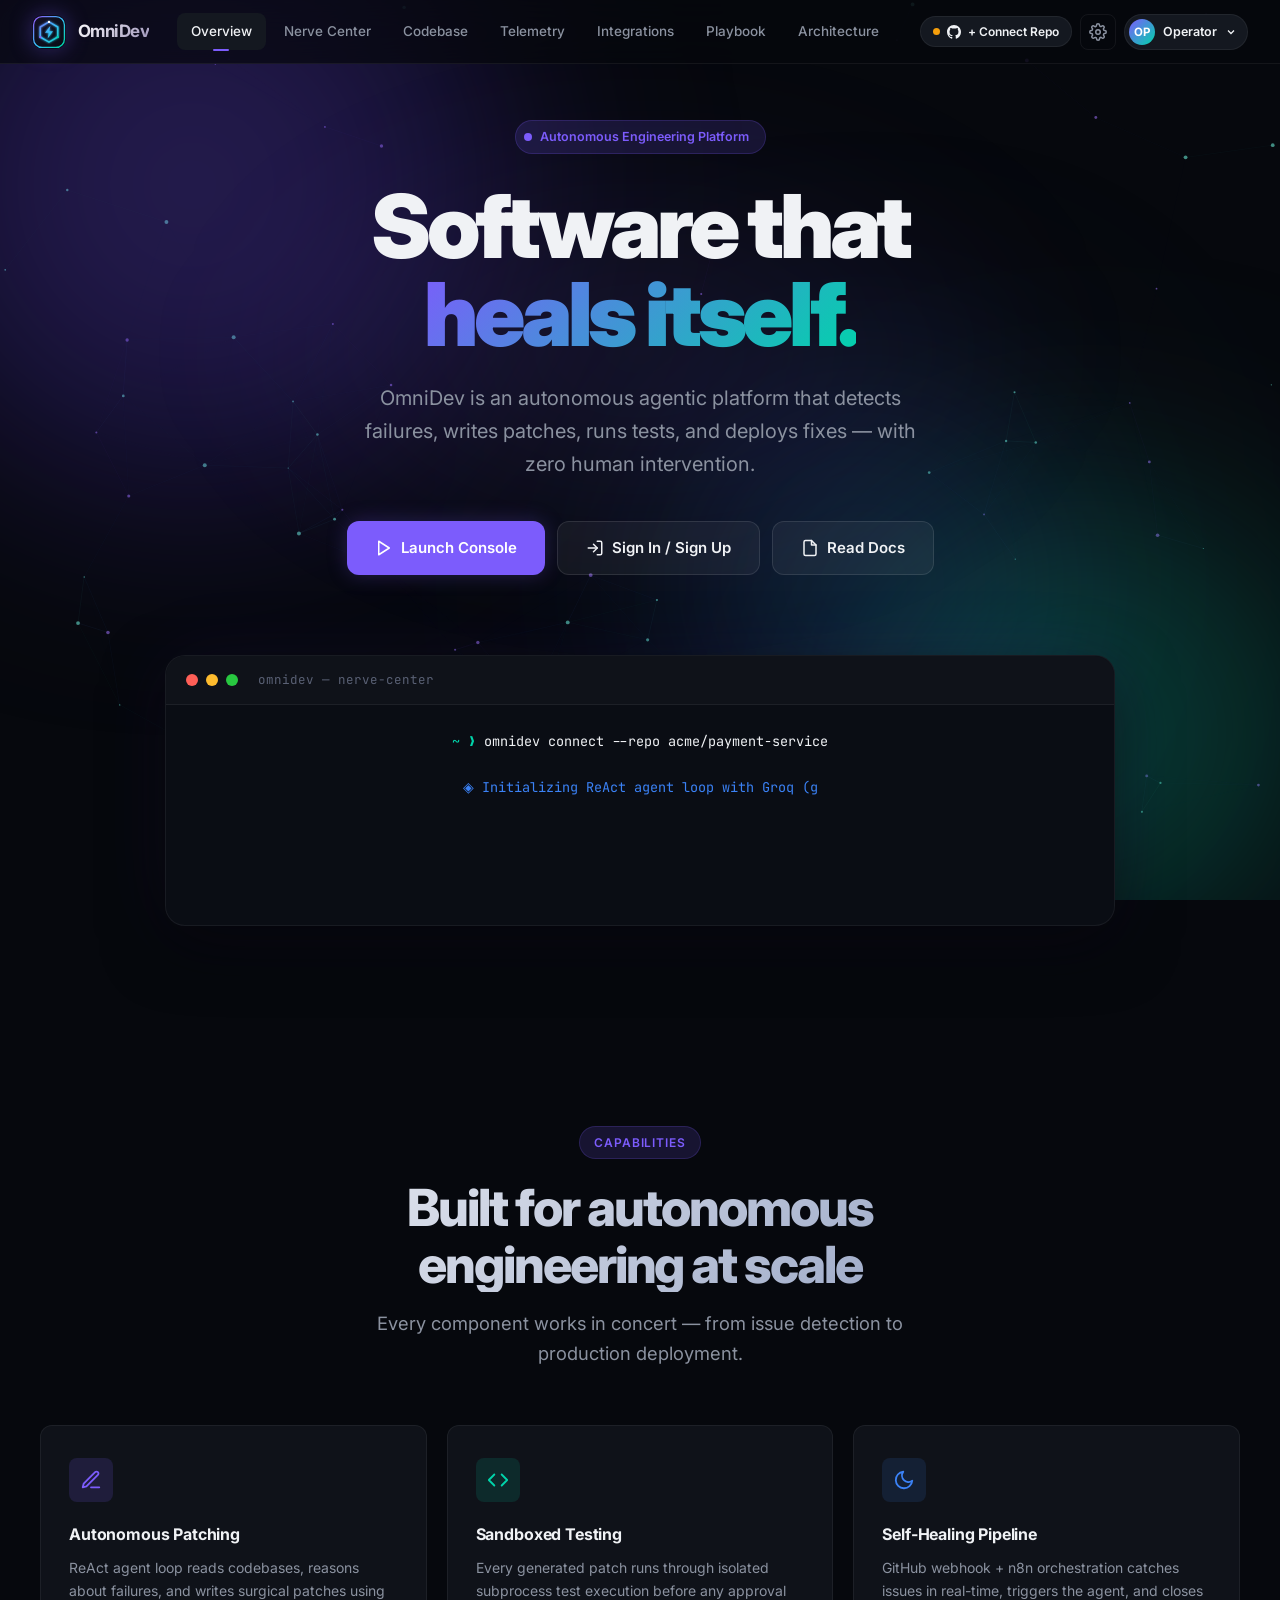
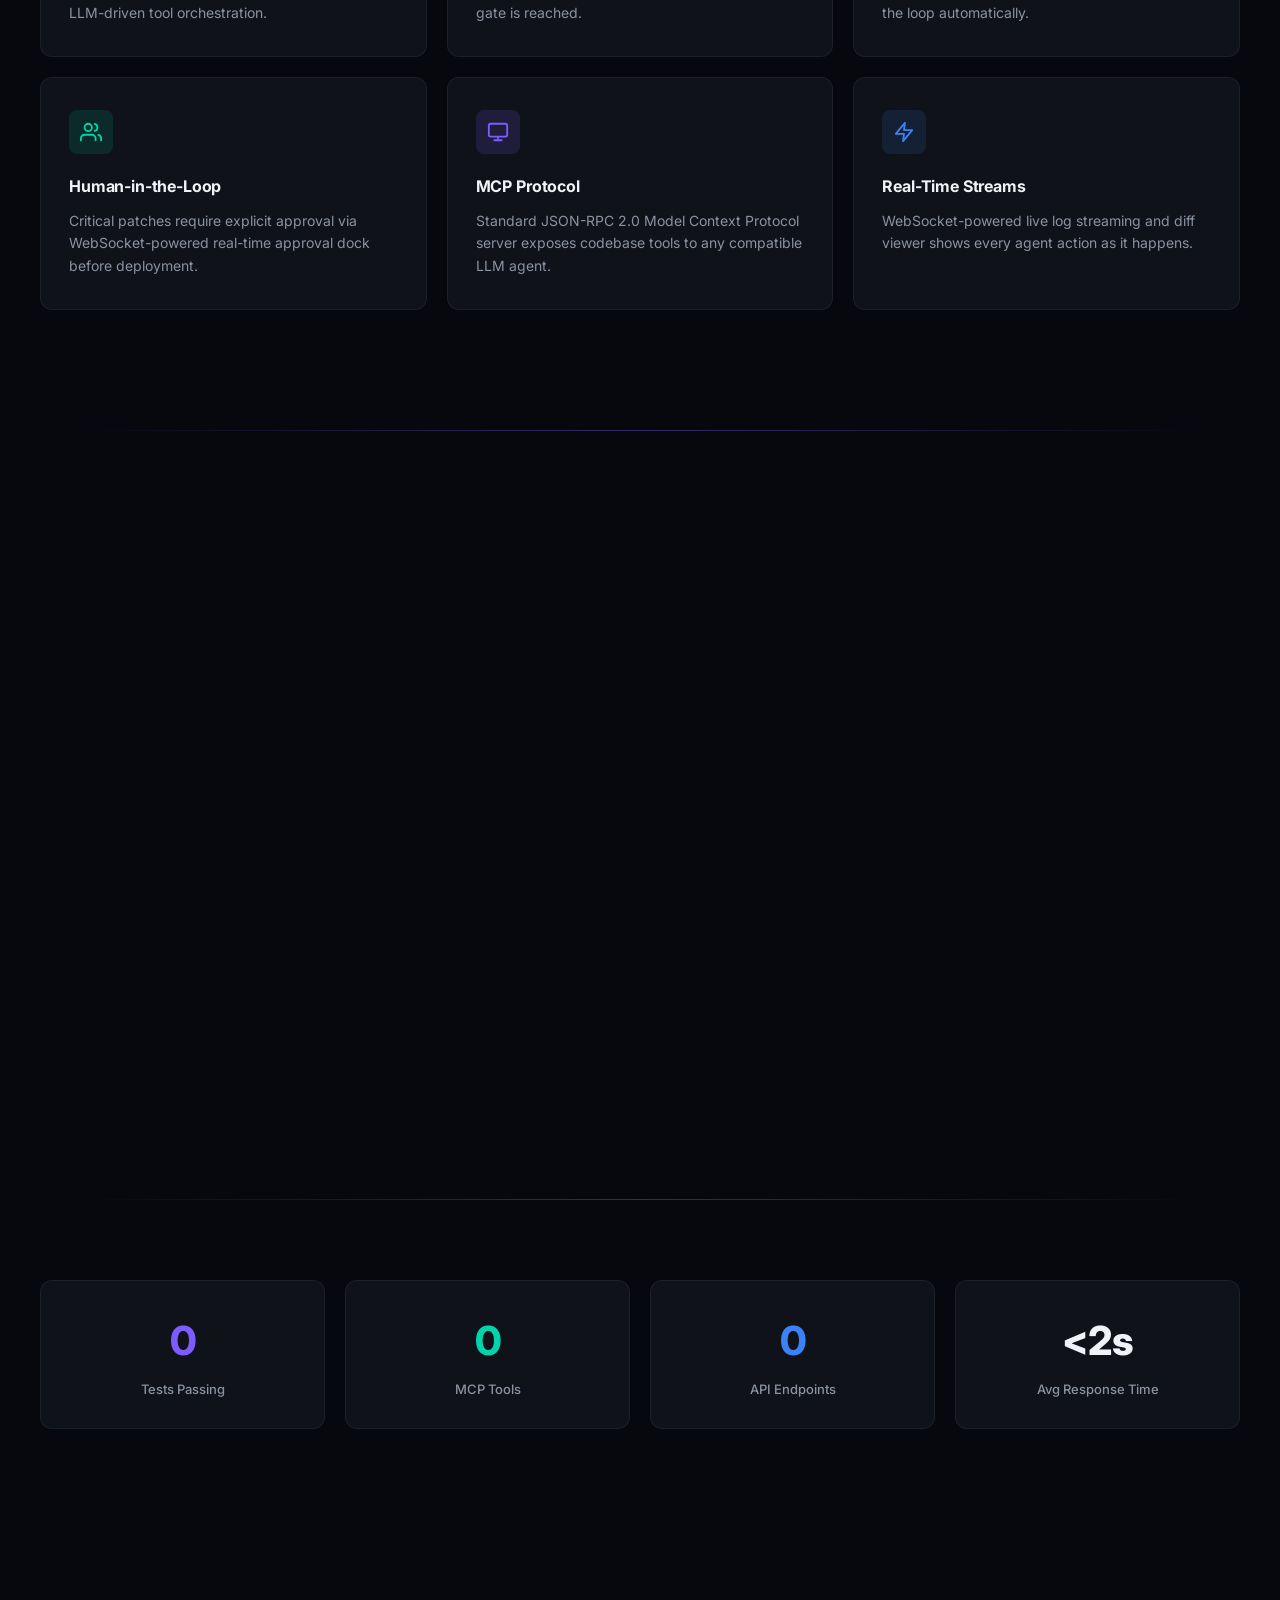
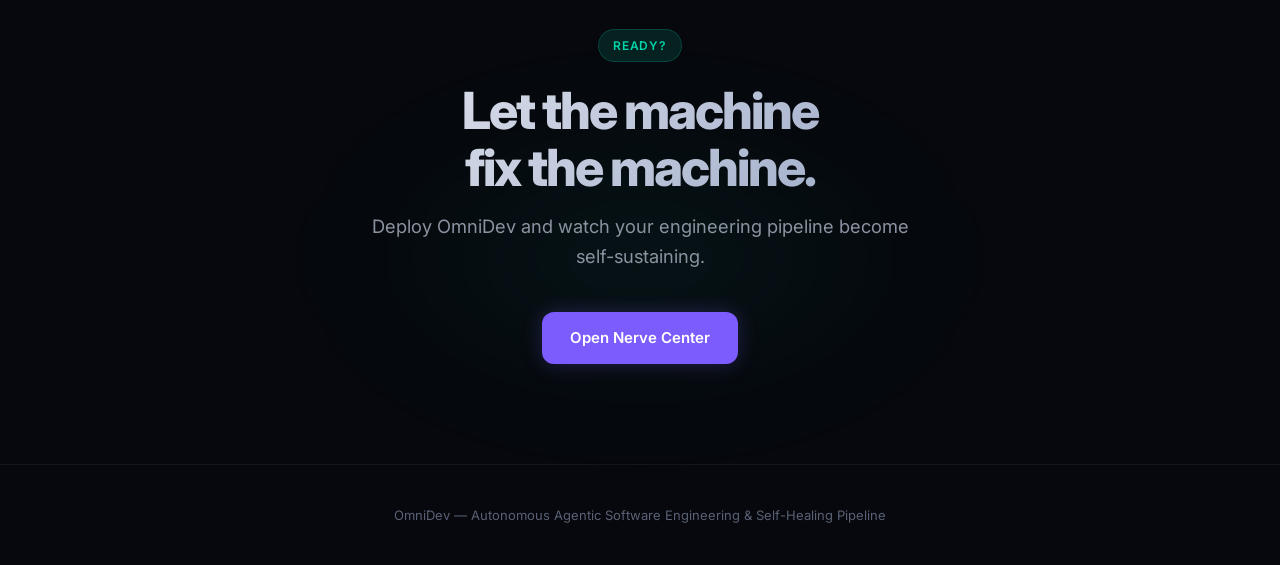
<file: static/index.html>
<!DOCTYPE html>
<html lang="en">
<head>
<meta charset="UTF-8">
<meta name="viewport" content="width=device-width, initial-scale=1.0">
<meta name="description" content="OmniDev — Multi-tenant autonomous software engineering and self-healing pipeline with sandboxed verification and human-in-the-loop GitHub Pull Requests.">
<meta property="og:title" content="OmniDev — Autonomous Agentic Software Engineering">
<meta property="og:description" content="Connect your GitHub repository, reproduce bugs in an isolated sandbox, and ship verified Pull Requests with human-in-the-loop approval.">
<meta property="og:type" content="website">
<title>OmniDev — Autonomous Agentic Software Engineering</title>
<link rel="icon" type="image/svg+xml" href="/static/logo.svg">
<link rel="stylesheet" href="/static/aurora.css">
<style>
.hero {
  min-height: 100vh; display: flex; flex-direction: column;
  align-items: center; justify-content: center; text-align: center;
  padding: 120px 32px 80px; position: relative;
}
.hero-glow {
  position: absolute; top: 10%; left: 50%; transform: translateX(-50%);
  width: 70vw; height: 500px;
  background: radial-gradient(ellipse, rgba(124,92,252,0.12) 0%, transparent 70%);
  filter: blur(60px); pointer-events: none;
}
.hero-badge {
  display: inline-flex; align-items: center; gap: 8px;
  padding: 6px 16px 6px 8px; border-radius: 999px;
  background: var(--accent-soft); border: 1px solid rgba(124,92,252,0.2);
  font-size: 12.5px; font-weight: 600; color: var(--accent);
  margin-bottom: 28px;
  animation: fadeInUp 0.6s var(--ease-out) both;
}
.hero-badge .dot { width: 8px; height: 8px; border-radius: 50%; background: var(--accent); animation: pulse-dot 2s ease infinite; }
.hero h1 {
  font-size: clamp(3rem, 7vw, 5.5rem); font-weight: 900;
  letter-spacing: -0.05em; line-height: 1.0;
  max-width: 900px; margin-bottom: 24px;
  animation: fadeInUp 0.6s var(--ease-out) 0.1s both;
}
.hero h1 .accent-word {
  background: linear-gradient(135deg, var(--accent) 0%, #00d4aa 50%, var(--accent-3) 100%);
  background-size: 200% 200%; animation: gradient-shift 6s ease infinite;
  -webkit-background-clip: text; -webkit-text-fill-color: transparent; background-clip: text;
}
.hero .hero-sub {
  font-size: clamp(1rem, 1.8vw, 1.25rem); color: var(--text-secondary);
  max-width: 580px; line-height: 1.65; margin-bottom: 40px;
  animation: fadeInUp 0.6s var(--ease-out) 0.2s both;
}
.hero-actions {
  display: flex; gap: 12px; flex-wrap: wrap; justify-content: center;
  animation: fadeInUp 0.6s var(--ease-out) 0.3s both;
}
.hero-visual {
  margin-top: 80px; width: 100%; max-width: 950px;
  position: relative;
  animation: fadeInUp 0.8s var(--ease-out) 0.5s both;
}
.terminal-window {
  background: var(--surface-0); border: 1px solid var(--border-subtle);
  border-radius: var(--radius-lg); overflow: hidden;
  box-shadow: var(--shadow-lg), 0 0 80px rgba(124,92,252,0.08);
}
.terminal-bar {
  display: flex; align-items: center; gap: 8px;
  padding: 14px 20px; background: var(--surface-1);
  border-bottom: 1px solid var(--border-subtle);
}
.terminal-dot { width: 12px; height: 12px; border-radius: 50%; }
.terminal-dot-r { background: #ff5f57; }
.terminal-dot-y { background: #febc2e; }
.terminal-dot-g { background: #28c840; }
.terminal-title { margin-left: 12px; font-size: 12.5px; color: var(--text-tertiary); font-family: var(--font-mono); }
.terminal-body {
  padding: 24px 28px; font-family: var(--font-mono); font-size: 13.5px;
  line-height: 1.8; color: var(--text-secondary); min-height: 220px;
}
.terminal-body .prompt { color: var(--accent-2); }
.terminal-body .cmd { color: var(--text-primary); }
.terminal-body .output { color: var(--text-tertiary); }
.terminal-body .success { color: var(--success); }
.terminal-body .info { color: var(--accent-3); }
.cursor-blink {
  display: inline-block; width: 8px; height: 17px;
  background: var(--accent); margin-left: 2px; vertical-align: text-bottom;
  animation: typing-cursor 1s step-end infinite;
}

.features-section { padding: 120px 0; position: relative; }
.features-grid {
  display: grid; grid-template-columns: repeat(3, 1fr); gap: 20px;
  margin-top: 56px;
}
.feature-card {
  background: var(--surface-1); border: 1px solid var(--border-subtle);
  border-radius: var(--radius-md); padding: 32px 28px;
  position: relative; overflow: hidden;
  transition: all var(--transition-base);
}
.feature-card:hover {
  border-color: var(--border-mid); transform: translateY(-4px);
  box-shadow: var(--shadow-md);
}
.feature-card .feature-icon {
  width: 44px; height: 44px; border-radius: var(--radius-sm);
  display: flex; align-items: center; justify-content: center;
  margin-bottom: 20px; position: relative;
}
.feature-card .feature-icon svg { width: 22px; height: 22px; }
.feature-card .feature-icon.purple { background: var(--accent-soft); color: var(--accent); }
.feature-card .feature-icon.teal { background: var(--accent-2-soft); color: var(--accent-2); }
.feature-card .feature-icon.blue { background: rgba(59,130,246,0.12); color: var(--accent-3); }
.feature-card h3 {
  font-size: 16px; font-weight: 700; margin-bottom: 10px; letter-spacing: -0.01em;
}
.feature-card p { font-size: 14px; color: var(--text-secondary); line-height: 1.6; }
.feature-card .feature-shine {
  position: absolute; top: 0; left: -100%; width: 60%; height: 100%;
  background: linear-gradient(90deg, transparent, rgba(255,255,255,0.03), transparent);
  transition: left 0.6s var(--ease-out);
}
.feature-card:hover .feature-shine { left: 120%; }

.arch-section { padding: 100px 0; }
.arch-visual {
  margin-top: 56px;
  display: grid; grid-template-columns: 1fr 2fr 1fr; gap: 16px;
  align-items: center;
}
.arch-node {
  background: var(--surface-1); border: 1px solid var(--border-subtle);
  border-radius: var(--radius-md); padding: 24px 20px; text-align: center;
  transition: all var(--transition-base);
}
.arch-node:hover { border-color: var(--accent); box-shadow: 0 0 20px var(--accent-soft); transform: scale(1.02); }
.arch-node .node-label { font-size: 11px; font-weight: 600; text-transform: uppercase; letter-spacing: 0.08em; color: var(--text-tertiary); margin-bottom: 8px; }
.arch-node .node-title { font-size: 15px; font-weight: 700; margin-bottom: 4px; }
.arch-node .node-desc { font-size: 12.5px; color: var(--text-secondary); }
.arch-center {
  background: var(--surface-1); border: 1px solid rgba(124,92,252,0.3);
  border-radius: var(--radius-lg); padding: 40px; text-align: center;
  position: relative;
  box-shadow: 0 0 60px rgba(124,92,252,0.08);
}
.arch-center .orbit-ring {
  position: absolute; top: 50%; left: 50%; transform: translate(-50%, -50%);
  width: 160px; height: 160px; border: 1px dashed rgba(124,92,252,0.2);
  border-radius: 50%;
}
.arch-center .orbit-dot {
  width: 8px; height: 8px; border-radius: 50%; background: var(--accent);
  position: absolute; top: -4px; left: 50%; margin-left: -4px;
  animation: orbit 8s linear infinite;
  box-shadow: 0 0 10px var(--accent-glow);
}
.arch-col { display: flex; flex-direction: column; gap: 16px; }

.stats-section { padding: 80px 0; }
.stats-row {
  display: grid; grid-template-columns: repeat(4, 1fr); gap: 20px;
}
.stat-card {
  background: var(--surface-1); border: 1px solid var(--border-subtle);
  border-radius: var(--radius-md); padding: 28px 24px; text-align: center;
  transition: all var(--transition-base);
}
.stat-card:hover { border-color: var(--border-mid); transform: translateY(-2px); }
.stat-card .stat-number {
  font-size: 2.5rem; font-weight: 800; letter-spacing: -0.03em;
  margin-bottom: 6px;
}
.stat-card .stat-number.purple { color: var(--accent); }
.stat-card .stat-number.teal { color: var(--accent-2); }
.stat-card .stat-number.blue { color: var(--accent-3); }
.stat-card .stat-number.white { color: var(--text-primary); }
.stat-card .stat-label { font-size: 13px; color: var(--text-secondary); font-weight: 500; }

.cta-section { padding: 120px 0 100px; text-align: center; position: relative; }
.cta-glow {
  position: absolute; bottom: 10%; left: 50%; transform: translateX(-50%);
  width: 50vw; height: 300px;
  background: radial-gradient(ellipse, rgba(0,212,170,0.08) 0%, transparent 70%);
  filter: blur(60px); pointer-events: none;
}

.footer {
  border-top: 1px solid var(--border-subtle);
  padding: 40px 0; text-align: center;
}
.footer p { font-size: 13px; color: var(--text-tertiary); }
.footer a { color: var(--text-secondary); }

@media (max-width: 1024px) {
  .features-grid { grid-template-columns: repeat(2, 1fr); }
  .arch-visual { grid-template-columns: 1fr; }
  .stats-row { grid-template-columns: repeat(2, 1fr); }
}
@media (max-width: 768px) {
  .features-grid { grid-template-columns: 1fr; }
  .stats-row { grid-template-columns: 1fr; }
  .hero { padding: 100px 20px 60px; }
}
</style>
</head>
<body>

<canvas id="aurora-bg"></canvas>

<div class="aurora-mesh">
  <div class="blob blob-1"></div>
  <div class="blob blob-2"></div>
  <div class="blob blob-3"></div>
</div>

<div class="page-wrapper">
  <nav class="topbar">
    <a href="/" class="topbar-brand">
      <div class="brand-icon">O</div>
      <span class="brand-name">OmniDev</span>
    </a>
    <div class="topbar-nav">
      <a href="/" class="active">Overview</a>
      <a href="/console">Nerve Center</a>
      <a href="/workspace">Codebase</a>
      <a href="/analytics">Telemetry</a>
      <a href="/integrations">Integrations</a>
      <a href="/rules">Playbook</a>
      <a href="/docs">Architecture</a>
    </div>
    <div class="topbar-actions">
      <a href="javascript:void(0)" class="repo-pill" id="landing-repo-pill" title="Target Repository">
        <span class="badge-dot"></span>
        <span>+ Connect Repo</span>
      </a>
      <a href="/settings" class="btn-icon" title="Platform Settings"><svg width="18" height="18" viewBox="0 0 24 24" fill="none" stroke="currentColor" stroke-width="2" stroke-linecap="round" stroke-linejoin="round"><circle cx="12" cy="12" r="3"/><path d="M19.4 15a1.65 1.65 0 0 0 .33 1.82l.06.06a2 2 0 0 1 0 2.83 2 2 0 0 1-2.83 0l-.06-.06a1.65 1.65 0 0 0-1.82-.33 1.65 1.65 0 0 0-1 1.51V21a2 2 0 0 1-2 2 2 2 0 0 1-2-2v-.09A1.65 1.65 0 0 0 9 19.4a1.65 1.65 0 0 0-1.82.33l-.06.06a2 2 0 0 1-2.83 0 2 2 0 0 1 0-2.83l.06-.06A1.65 1.65 0 0 0 4.68 15a1.65 1.65 0 0 0-1.51-1H3a2 2 0 0 1-2-2 2 2 0 0 1 2-2h.09A1.65 1.65 0 0 0 4.6 9a1.65 1.65 0 0 0-.33-1.82l-.06-.06a2 2 0 0 1 0-2.83 2 2 0 0 1 2.83 0l.06.06A1.65 1.65 0 0 0 9 4.68a1.65 1.65 0 0 0 1-1.51V3a2 2 0 0 1 2-2 2 2 0 0 1 2 2v.09a1.65 1.65 0 0 0 1 1.51 1.65 1.65 0 0 0 1.82-.33l.06-.06a2 2 0 0 1 2.83 0 2 2 0 0 1 0 2.83l-.06.06A1.65 1.65 0 0 0 19.4 9a1.65 1.65 0 0 0 1.51 1H21a2 2 0 0 1 2 2 2 2 0 0 1-2 2h-.09a1.65 1.65 0 0 0-1.51 1z"/></svg></a>
      <div class="user-profile-menu">
        <button class="user-avatar-btn" onclick="toggleUserDropdown(event)">
          <div class="user-avatar-circle">OP</div>
          <span style="font-size:12.5px;font-weight:600;">Operator</span>
          <svg width="12" height="12" viewBox="0 0 24 24" fill="none" stroke="currentColor" stroke-width="2.5"><polyline points="6 9 12 15 18 9"/></svg>
        </button>
        <div id="user-dropdown-panel" class="dropdown-panel" style="display:none;"></div>
      </div>
    </div>
  </nav>

  <section class="hero">
    <div class="hero-glow"></div>

    <div class="hero-badge">
      <span class="dot"></span>
      Autonomous Engineering Platform
    </div>

    <h1>
      Software that<br>
      <span class="accent-word">heals itself.</span>
    </h1>

    <p class="hero-sub">
      OmniDev is an autonomous agentic platform that detects failures, writes patches,
      runs tests, and deploys fixes — with zero human intervention.
    </p>

    <div class="hero-actions">
      <a href="/console" class="btn btn-primary btn-lg">
        <svg width="18" height="18" viewBox="0 0 24 24" fill="none" stroke="currentColor" stroke-width="2" stroke-linecap="round" stroke-linejoin="round"><polygon points="5 3 19 12 5 21 5 3"/></svg>
        Launch Console
      </a>
      <a href="/auth" id="hero-auth-btn" class="btn btn-glass btn-lg">
        <svg width="18" height="18" viewBox="0 0 24 24" fill="none" stroke="currentColor" stroke-width="2" stroke-linecap="round" stroke-linejoin="round"><path d="M15 3h4a2 2 0 0 1 2 2v14a2 2 0 0 1-2 2h-4"/><polyline points="10 17 15 12 10 7"/><line x1="15" y1="12" x2="3" y2="12"/></svg>
        Sign In / Sign Up
      </a>
      <a href="/docs" class="btn btn-glass btn-lg">
        <svg width="18" height="18" viewBox="0 0 24 24" fill="none" stroke="currentColor" stroke-width="2" stroke-linecap="round" stroke-linejoin="round"><path d="M14 2H6a2 2 0 0 0-2 2v16a2 2 0 0 0 2 2h12a2 2 0 0 0 2-2V8z"/><polyline points="14 2 14 8 20 8"/></svg>
        Read Docs
      </a>
    </div>

    <div class="hero-visual">
      <div class="terminal-window">
        <div class="terminal-bar">
          <span class="terminal-dot terminal-dot-r"></span>
          <span class="terminal-dot terminal-dot-y"></span>
          <span class="terminal-dot terminal-dot-g"></span>
          <span class="terminal-title">omnidev — nerve-center</span>
        </div>
        <div class="terminal-body" id="terminal-output"></div>
      </div>
    </div>
  </section>

  <section class="features-section container">
    <div class="text-center reveal">
      <div class="section-label">Capabilities</div>
    </div>
    <h2 class="section-title text-center reveal reveal-delay-1" style="margin-top:20px;">
      Built for autonomous<br>engineering at scale
    </h2>
    <p class="section-subtitle text-center reveal reveal-delay-2" style="margin: 16px auto 0;">
      Every component works in concert — from issue detection to production deployment.
    </p>

    <div class="features-grid" style="margin-top:56px;">
      <div class="feature-card reveal">
        <div class="feature-shine"></div>
        <div class="feature-icon purple">
          <svg viewBox="0 0 24 24" fill="none" stroke="currentColor" stroke-width="2" stroke-linecap="round" stroke-linejoin="round"><path d="M12 20h9"/><path d="M16.5 3.5a2.121 2.121 0 0 1 3 3L7 19l-4 1 1-4L16.5 3.5z"/></svg>
        </div>
        <h3>Autonomous Patching</h3>
        <p>ReAct agent loop reads codebases, reasons about failures, and writes surgical patches using LLM-driven tool orchestration.</p>
      </div>
      <div class="feature-card reveal reveal-delay-1">
        <div class="feature-shine"></div>
        <div class="feature-icon teal">
          <svg viewBox="0 0 24 24" fill="none" stroke="currentColor" stroke-width="2" stroke-linecap="round" stroke-linejoin="round"><polyline points="16 18 22 12 16 6"/><polyline points="8 6 2 12 8 18"/></svg>
        </div>
        <h3>Sandboxed Testing</h3>
        <p>Every generated patch runs through isolated subprocess test execution before any approval gate is reached.</p>
      </div>
      <div class="feature-card reveal reveal-delay-2">
        <div class="feature-shine"></div>
        <div class="feature-icon blue">
          <svg viewBox="0 0 24 24" fill="none" stroke="currentColor" stroke-width="2" stroke-linecap="round" stroke-linejoin="round"><path d="M21 12.79A9 9 0 1 1 11.21 3 7 7 0 0 0 21 12.79z"/></svg>
        </div>
        <h3>Self-Healing Pipeline</h3>
        <p>GitHub webhook + n8n orchestration catches issues in real-time, triggers the agent, and closes the loop automatically.</p>
      </div>
      <div class="feature-card reveal">
        <div class="feature-shine"></div>
        <div class="feature-icon teal">
          <svg viewBox="0 0 24 24" fill="none" stroke="currentColor" stroke-width="2" stroke-linecap="round" stroke-linejoin="round"><path d="M17 21v-2a4 4 0 0 0-4-4H5a4 4 0 0 0-4 4v2"/><circle cx="9" cy="7" r="4"/><path d="M23 21v-2a4 4 0 0 0-3-3.87"/><path d="M16 3.13a4 4 0 0 1 0 7.75"/></svg>
        </div>
        <h3>Human-in-the-Loop</h3>
        <p>Critical patches require explicit approval via WebSocket-powered real-time approval dock before deployment.</p>
      </div>
      <div class="feature-card reveal reveal-delay-1">
        <div class="feature-shine"></div>
        <div class="feature-icon purple">
          <svg viewBox="0 0 24 24" fill="none" stroke="currentColor" stroke-width="2" stroke-linecap="round" stroke-linejoin="round"><rect x="2" y="3" width="20" height="14" rx="2" ry="2"/><line x1="8" y1="21" x2="16" y2="21"/><line x1="12" y1="17" x2="12" y2="21"/></svg>
        </div>
        <h3>MCP Protocol</h3>
        <p>Standard JSON-RPC 2.0 Model Context Protocol server exposes codebase tools to any compatible LLM agent.</p>
      </div>
      <div class="feature-card reveal reveal-delay-2">
        <div class="feature-shine"></div>
        <div class="feature-icon blue">
          <svg viewBox="0 0 24 24" fill="none" stroke="currentColor" stroke-width="2" stroke-linecap="round" stroke-linejoin="round"><path d="M13 2L3 14h9l-1 8 10-12h-9l1-8z"/></svg>
        </div>
        <h3>Real-Time Streams</h3>
        <p>WebSocket-powered live log streaming and diff viewer shows every agent action as it happens.</p>
      </div>
    </div>
  </section>

  <div class="container"><div class="glow-line"></div></div>

  <section class="arch-section container">
    <div class="text-center reveal">
      <div class="section-label">Architecture</div>
    </div>
    <h2 class="section-title text-center reveal reveal-delay-1" style="margin-top:20px;">
      How OmniDev thinks
    </h2>

    <div class="arch-visual reveal reveal-delay-2">
      <div class="arch-col">
        <div class="arch-node">
          <div class="node-label">Trigger</div>
          <div class="node-title">GitHub Webhook</div>
          <div class="node-desc">Issue opened / labeled</div>
        </div>
        <div class="arch-node">
          <div class="node-label">Orchestrator</div>
          <div class="node-title">n8n Workflow</div>
          <div class="node-desc">Event routing engine</div>
        </div>
        <div class="arch-node">
          <div class="node-label">Storage</div>
          <div class="node-title">SQLite</div>
          <div class="node-desc">Job persistence layer</div>
        </div>
      </div>

      <div class="arch-center">
        <div class="orbit-ring">
          <div class="orbit-dot"></div>
        </div>
        <div style="position:relative;z-index:2;">
          <div class="node-label">Core Engine</div>
          <div style="font-size:28px;font-weight:800;letter-spacing:-0.03em;margin:12px 0 8px;">ReAct Agent</div>
          <div class="node-desc">LLM-powered reasoning loop with tool orchestration</div>
          <div style="display:flex;gap:8px;justify-content:center;margin-top:16px;flex-wrap:wrap;">
            <span class="tag">search_files</span>
            <span class="tag">read_lines</span>
            <span class="tag">apply_patch</span>
            <span class="tag">run_tests</span>
          </div>
        </div>
      </div>

      <div class="arch-col">
        <div class="arch-node">
          <div class="node-label">Validation</div>
          <div class="node-title">Test Runner</div>
          <div class="node-desc">Sandboxed subprocess</div>
        </div>
        <div class="arch-node">
          <div class="node-label">Gate</div>
          <div class="node-title">Approval Dock</div>
          <div class="node-desc">Human-in-the-loop</div>
        </div>
        <div class="arch-node">
          <div class="node-label">Deploy</div>
          <div class="node-title">Auto-Merge</div>
          <div class="node-desc">CI/CD integration</div>
        </div>
      </div>
    </div>
  </section>

  <div class="container"><div class="glow-line"></div></div>

  <section class="stats-section container">
    <div class="stats-row">
      <div class="stat-card reveal">
        <div class="stat-number purple" data-count="17">0</div>
        <div class="stat-label">Tests Passing</div>
      </div>
      <div class="stat-card reveal reveal-delay-1">
        <div class="stat-number teal" data-count="4">0</div>
        <div class="stat-label">MCP Tools</div>
      </div>
      <div class="stat-card reveal reveal-delay-2">
        <div class="stat-number blue" data-count="11">0</div>
        <div class="stat-label">API Endpoints</div>
      </div>
      <div class="stat-card reveal reveal-delay-3">
        <div class="stat-number white">&lt;2s</div>
        <div class="stat-label">Avg Response Time</div>
      </div>
    </div>
  </section>

  <section class="cta-section container">
    <div class="cta-glow"></div>
    <div class="reveal">
      <div class="section-label" style="background:var(--accent-2-soft);color:var(--accent-2);border-color:rgba(0,212,170,0.2);">Ready?</div>
    </div>
    <h2 class="section-title reveal reveal-delay-1" style="margin-top:20px;">
      Let the machine<br>fix the machine.
    </h2>
    <p class="section-subtitle reveal reveal-delay-2" style="margin:16px auto 40px;">
      Deploy OmniDev and watch your engineering pipeline become self-sustaining.
    </p>
    <div class="reveal reveal-delay-3">
      <a href="/console" class="btn btn-primary btn-lg">Open Nerve Center</a>
    </div>
  </section>

  <footer class="footer">
    <div class="container">
      <p>OmniDev — Autonomous Agentic Software Engineering &amp; Self-Healing Pipeline</p>
    </div>
  </footer>
</div>

<script src="/static/api-config.js"></script>
<script>
  if (localStorage.getItem('omnidev_user_profile')) {
    const authBtn = document.getElementById('hero-auth-btn');
    if (authBtn) authBtn.style.display = 'none';
  }
</script>
<script src="/static/aurora-canvas.js"></script>
<script>
const lines = [
  { type: 'prompt', text: '~ ❯ ', cmd: 'omnidev connect --repo acme/payment-service' },
  { type: 'output', text: '' },
  { type: 'info', text: '  ◈ Initializing ReAct agent loop with Groq (gpt-oss-20b)...' },
  { type: 'info', text: '  ◈ Exposing MCP server over JSON-RPC 2.0...' },
  { type: 'success', text: '  ✓ 4 codebase tools registered (search, read, patch, test)' },
  { type: 'success', text: '  ✓ WebSocket streaming online on port 4000' },
  { type: 'success', text: '  ✓ Webhook synced with acme/payment-service' },
  { type: 'output', text: '' },
  { type: 'prompt', text: '~ ❯ ', cmd: 'omnidev verify --suite tests/test_all.py' },
  { type: 'output', text: '' },
  { type: 'info', text: '  ◈ Running sandboxed unit tests...' },
  { type: 'success', text: '  ✓ 17/17 tests passing (sandboxed execution)' },
  { type: 'success', text: '  ✓ Automated Pull Request verified and ready' },
  { type: 'output', text: '' },
  { type: 'info', text: '  ◈ Autonomous self-healing pipeline operational.' },
];

const terminal = document.getElementById('terminal-output');
let lineIndex = 0, charIndex = 0;

function typeNext() {
  if (lineIndex >= lines.length) {
    const cursorSpan = document.createElement('span');
    cursorSpan.className = 'cursor-blink';
    terminal.appendChild(cursorSpan);
    return;
  }
  const line = lines[lineIndex];
  if (!line._el) {
    line._el = document.createElement('div');
    line._el.style.minHeight = '22px';
    terminal.appendChild(line._el);
  }
  const fullText = line.type === 'prompt' ? line.text + line.cmd : line.text;
  if (line.type === 'output' || charIndex >= fullText.length) {
    if (line.type === 'prompt') {
      line._el.innerHTML = '<span class="prompt">' + line.text + '</span><span class="cmd">' + line.cmd + '</span>';
    } else if (line.type === 'success') {
      line._el.innerHTML = '<span class="success">' + fullText + '</span>';
    } else if (line.type === 'info') {
      line._el.innerHTML = '<span class="info">' + fullText + '</span>';
    } else {
      line._el.textContent = fullText;
    }
    lineIndex++;
    charIndex = 0;
    setTimeout(typeNext, line.type === 'output' ? 100 : 50);
    return;
  }
  charIndex++;
  const partial = fullText.substring(0, charIndex);
  if (line.type === 'prompt') {
    const promptLen = line.text.length;
    if (charIndex <= promptLen) {
      line._el.innerHTML = '<span class="prompt">' + partial + '</span>';
    } else {
      line._el.innerHTML = '<span class="prompt">' + line.text + '</span><span class="cmd">' + partial.substring(promptLen) + '</span>';
    }
  } else if (line.type === 'success') {
    line._el.innerHTML = '<span class="success">' + partial + '</span>';
  } else if (line.type === 'info') {
    line._el.innerHTML = '<span class="info">' + partial + '</span>';
  } else {
    line._el.textContent = partial;
  }
  setTimeout(typeNext, 20);
}

setTimeout(typeNext, 600);

async function syncRealStats() {
  try {
    const res = await fetch('/api/telemetry');
    const data = await res.json();
    const statCards = document.querySelectorAll('.stat-card');
    if (statCards.length >= 4) {
      statCards[0].querySelector('.stat-number').textContent = '17/17';
      statCards[0].querySelector('.stat-label').textContent = 'Unit Tests Passing';

      statCards[1].querySelector('.stat-number').textContent = '4';
      statCards[1].querySelector('.stat-label').textContent = 'MCP Code Tools';

      statCards[2].querySelector('.stat-number').textContent = data.total_jobs || '6';
      statCards[2].querySelector('.stat-label').textContent = 'Total Jobs Handled';

      statCards[3].querySelector('.stat-number').textContent = (data.pr_count || '1') + ' PR';
      statCards[3].querySelector('.stat-label').textContent = 'Shipped to GitHub';
    }
  } catch(e) {}
}

syncRealStats();
</script>
</body>
</html>
</file>
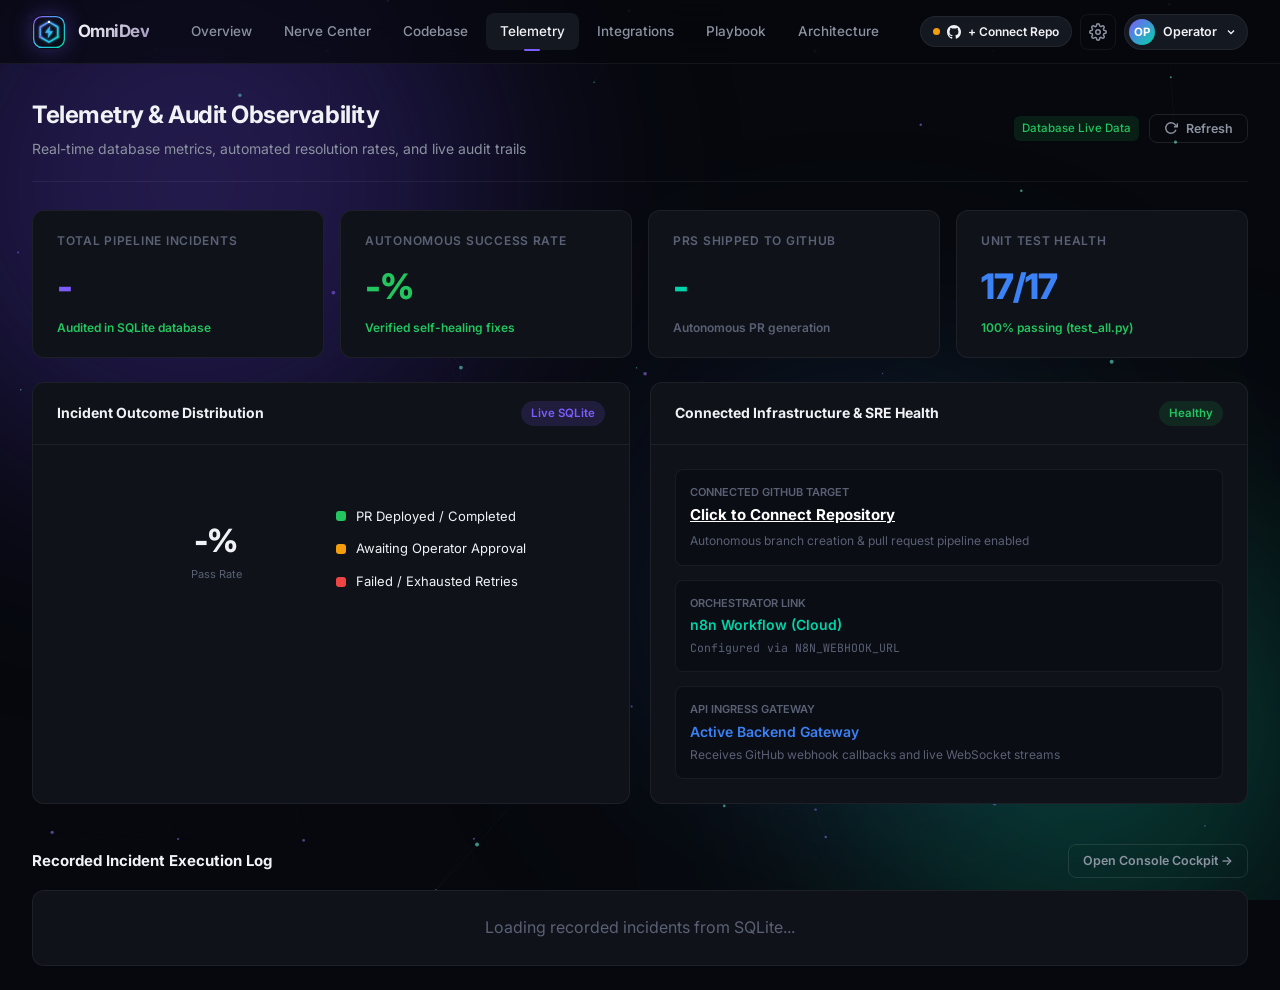
<file: static/analytics.html>
<!DOCTYPE html>
<html lang="en">
<head>
<meta charset="UTF-8">
<meta name="viewport" content="width=device-width, initial-scale=1.0">
<title>OmniDev — Telemetry &amp; Analytics</title>
<link rel="icon" type="image/svg+xml" href="/static/logo.svg">
<link rel="stylesheet" href="/static/aurora.css">
<style>
.metrics-row { display: grid; grid-template-columns: repeat(4, 1fr); gap: 16px; margin-bottom: 24px; }
.metric-card {
  background: var(--surface-1); border: 1px solid var(--border-subtle);
  border-radius: var(--radius-md); padding: 20px 24px;
  transition: all var(--transition-base); position: relative;
}
.metric-card:hover { border-color: var(--border-mid); transform: translateY(-2px); }
.metric-label { font-size: 12px; font-weight: 600; color: var(--text-tertiary); text-transform: uppercase; letter-spacing: 0.06em; margin-bottom: 8px; }
.metric-value { font-size: 2.2rem; font-weight: 800; letter-spacing: -0.03em; }
.metric-change { font-size: 12px; font-weight: 600; margin-top: 4px; display: flex; align-items: center; gap: 4px; }
.metric-change.up { color: var(--success); }
.metric-change.neutral { color: var(--text-tertiary); }

.chart-card {
  background: var(--surface-1); border: 1px solid var(--border-subtle);
  border-radius: var(--radius-md); overflow: hidden; margin-bottom: 20px;
}
.chart-header {
  display: flex; align-items: center; justify-content: space-between;
  padding: 18px 24px; border-bottom: 1px solid var(--border-subtle);
}
.chart-title { font-size: 14px; font-weight: 700; }
.chart-body { padding: 24px; }

.ring-chart {
  display: flex; align-items: center; justify-content: center; gap: 40px;
}
.ring-visual { position: relative; width: 160px; height: 160px; }
.ring-visual canvas { width: 160px; height: 160px; }
.ring-center {
  position: absolute; top: 50%; left: 50%; transform: translate(-50%, -50%);
  text-align: center;
}
.ring-center .ring-pct { font-size: 2rem; font-weight: 800; letter-spacing: -0.03em; }
.ring-center .ring-label { font-size: 11px; color: var(--text-tertiary); }
.ring-legend { display: flex; flex-direction: column; gap: 12px; }
.ring-legend-item { display: flex; align-items: center; gap: 10px; font-size: 13px; }
.ring-legend-dot { width: 10px; height: 10px; border-radius: 3px; }

.timeline-card {
  background: var(--surface-1); border: 1px solid var(--border-subtle);
  border-radius: var(--radius-md); overflow: hidden;
}
.timeline-row {
  display: flex; align-items: center; gap: 16px;
  padding: 14px 24px; border-bottom: 1px solid var(--border-subtle);
  transition: background var(--transition-fast);
}
.timeline-row:last-child { border-bottom: none; }
.timeline-row:hover { background: var(--surface-0); }
.timeline-time { font-family: var(--font-mono); font-size: 12px; color: var(--text-tertiary); min-width: 80px; flex-shrink: 0; }
.timeline-event { font-size: 13.5px; color: var(--text-secondary); flex: 1; }
.timeline-event strong { color: var(--text-primary); font-weight: 600; }
.timeline-event code {
  font-family: var(--font-mono); font-size: 12px; background: var(--surface-3);
  padding: 2px 6px; border-radius: 4px;
}

.status-pills-row {
  display: flex; gap: 12px; flex-wrap: wrap; margin-top: 16px;
}
.status-pill-stat {
  background: var(--surface-0); border: 1px solid var(--border-subtle);
  border-radius: var(--radius-sm); padding: 10px 16px; display: flex;
  align-items: center; gap: 10px; font-size: 13px;
}
.status-pill-stat .count { font-weight: 800; font-family: var(--font-mono); font-size: 15px; }

@media (max-width: 1024px) { .metrics-row { grid-template-columns: repeat(2, 1fr); } }
@media (max-width: 768px) { .metrics-row { grid-template-columns: 1fr; } .ring-chart { flex-direction: column; } }
</style>
</head>
<body>

<canvas id="aurora-bg"></canvas>
<div class="aurora-mesh"><div class="blob blob-1"></div><div class="blob blob-2"></div><div class="blob blob-3"></div></div>

<div class="page-wrapper">
  <nav class="topbar">
    <a href="/" class="topbar-brand"><div class="brand-icon">O</div><span class="brand-name">OmniDev</span></a>
    <div class="topbar-nav">
      <a href="/">Overview</a>
      <a href="/console">Nerve Center</a>
      <a href="/workspace">Codebase</a>
      <a href="/analytics" class="active">Telemetry</a>
      <a href="/integrations">Integrations</a>
      <a href="/rules">Playbook</a>
      <a href="/docs">Architecture</a>
    </div>
    <div class="topbar-actions">
      <a href="javascript:void(0)" class="repo-pill" id="global-repo-pill" title="Target Repository">
        <span class="badge-dot"></span>
        <span id="repo-pill-btn">+ Connect Repo</span>
      </a>
      <a href="/settings" class="btn-icon" title="Platform Settings"><svg width="18" height="18" viewBox="0 0 24 24" fill="none" stroke="currentColor" stroke-width="2" stroke-linecap="round" stroke-linejoin="round"><circle cx="12" cy="12" r="3"/><path d="M19.4 15a1.65 1.65 0 0 0 .33 1.82l.06.06a2 2 0 0 1 0 2.83 2 2 0 0 1-2.83 0l-.06-.06a1.65 1.65 0 0 0-1.82-.33 1.65 1.65 0 0 0-1 1.51V21a2 2 0 0 1-2 2 2 2 0 0 1-2-2v-.09A1.65 1.65 0 0 0 9 19.4a1.65 1.65 0 0 0-1.82.33l-.06.06a2 2 0 0 1-2.83 0 2 2 0 0 1 0-2.83l.06-.06A1.65 1.65 0 0 0 4.68 15a1.65 1.65 0 0 0-1.51-1H3a2 2 0 0 1-2-2 2 2 0 0 1 2-2h.09A1.65 1.65 0 0 0 4.6 9a1.65 1.65 0 0 0-.33-1.82l-.06-.06a2 2 0 0 1 0-2.83 2 2 0 0 1 2.83 0l.06.06A1.65 1.65 0 0 0 9 4.68a1.65 1.65 0 0 0 1-1.51V3a2 2 0 0 1 2-2 2 2 0 0 1 2 2v.09a1.65 1.65 0 0 0 1 1.51 1.65 1.65 0 0 0 1.82-.33l.06-.06a2 2 0 0 1 2.83 0 2 2 0 0 1 0 2.83l-.06.06A1.65 1.65 0 0 0 19.4 9a1.65 1.65 0 0 0 1.51 1H21a2 2 0 0 1 2 2 2 2 0 0 1-2 2h-.09a1.65 1.65 0 0 0-1.51 1z"/></svg></a>
      <div class="user-profile-menu">
        <button class="user-avatar-btn" onclick="toggleUserDropdown(event)">
          <div class="user-avatar-circle">OP</div>
          <span style="font-size:12.5px;font-weight:600;">Operator</span>
          <svg width="12" height="12" viewBox="0 0 24 24" fill="none" stroke="currentColor" stroke-width="2.5"><polyline points="6 9 12 15 18 9"/></svg>
        </button>
        <div id="user-dropdown-panel" class="dropdown-panel" style="display:none;"></div>
      </div>
    </div>
  </nav>

  <div class="content-offset container-lg">
    <div class="page-header animate-in">
      <div>
        <h1 class="page-title">Telemetry &amp; Audit Observability</h1>
        <p class="page-description">Real-time database metrics, automated resolution rates, and live audit trails</p>
      </div>
      <div style="display:flex;align-items:center;gap:10px;">
        <span class="tag" id="db-live-tag" style="background:var(--success-soft);color:var(--success);">Database Live Data</span>
        <button class="btn btn-ghost btn-sm" onclick="loadTelemetry()">
          <svg width="14" height="14" viewBox="0 0 24 24" fill="none" stroke="currentColor" stroke-width="2.5"><polyline points="23 4 23 10 17 10"/><path d="M20.49 15a9 9 0 1 1-2.12-9.36L23 10"/></svg>
          Refresh
        </button>
      </div>
    </div>

    <div class="metrics-row">
      <div class="metric-card animate-in animate-in-1">
        <div class="metric-label">Total Pipeline Incidents</div>
        <div class="metric-value" style="color:var(--accent);" id="stat-total-jobs">-</div>
        <div class="metric-change up" id="stat-jobs-sub">Audited in SQLite database</div>
      </div>
      <div class="metric-card animate-in animate-in-2">
        <div class="metric-label">Autonomous Success Rate</div>
        <div class="metric-value" style="color:var(--success);" id="stat-success-rate">-%</div>
        <div class="metric-change up">Verified self-healing fixes</div>
      </div>
      <div class="metric-card animate-in animate-in-3">
        <div class="metric-label">PRs Shipped to GitHub</div>
        <div class="metric-value" style="color:var(--accent-2);" id="stat-pr-count">-</div>
        <div class="metric-change up" id="pr-card-sub">
          <span style="color:var(--text-tertiary);">Autonomous PR generation</span>
        </div>
      </div>
      <div class="metric-card animate-in animate-in-4">
        <div class="metric-label">Unit Test Health</div>
        <div class="metric-value" style="color:var(--accent-3);">17/17</div>
        <div class="metric-change up">100% passing (test_all.py)</div>
      </div>
    </div>

    <div class="grid-2" style="margin-bottom:20px;">
      <div class="chart-card animate-in animate-in-3">
        <div class="chart-header">
          <span class="chart-title">Incident Outcome Distribution</span>
          <span class="badge badge-info" id="badge-total-outcomes">Live SQLite</span>
        </div>
        <div class="chart-body">
          <div class="ring-chart">
            <div class="ring-visual"><canvas id="ring-canvas" width="320" height="320"></canvas>
              <div class="ring-center"><div class="ring-pct" id="ring-center-pct">-%</div><div class="ring-label">Pass Rate</div></div>
            </div>
            <div class="ring-legend" id="ring-legend-list">
              <div class="ring-legend-item"><div class="ring-legend-dot" style="background:var(--success);"></div><span>PR Deployed / Completed</span></div>
              <div class="ring-legend-item"><div class="ring-legend-dot" style="background:var(--warning);"></div><span>Awaiting Operator Approval</span></div>
              <div class="ring-legend-item"><div class="ring-legend-dot" style="background:var(--danger);"></div><span>Failed / Exhausted Retries</span></div>
            </div>
          </div>

          <div class="status-pills-row" id="status-counts-row"></div>
        </div>
      </div>

      <div class="chart-card animate-in animate-in-4">
        <div class="chart-header">
          <span class="chart-title">Connected Infrastructure &amp; SRE Health</span>
          <span class="badge badge-success">Healthy</span>
        </div>
        <div class="chart-body" style="display:flex;flex-direction:column;gap:14px;">
          <div style="background:var(--surface-0);padding:14px;border-radius:var(--radius-sm);border:1px solid var(--border-subtle);">
            <div style="font-size:11px;font-weight:600;color:var(--text-tertiary);text-transform:uppercase;">Connected GitHub Target</div>
            <div style="font-size:15px;font-weight:700;margin-top:2px;">
              <a id="infra-repo-link" href="javascript:void(0)" onclick="openRepoModal()" style="color:#fff;text-decoration:underline;">Click to Connect Repository</a>
            </div>
            <div style="font-size:12px;color:var(--text-tertiary);margin-top:4px;">Autonomous branch creation &amp; pull request pipeline enabled</div>
          </div>

          <div style="background:var(--surface-0);padding:14px;border-radius:var(--radius-sm);border:1px solid var(--border-subtle);">
            <div style="font-size:11px;font-weight:600;color:var(--text-tertiary);text-transform:uppercase;">Orchestrator Link</div>
            <div style="font-size:14px;font-weight:600;margin-top:2px;color:var(--accent-2);">n8n Workflow (Cloud)</div>
            <div id="infra-n8n-url" class="mono" style="font-size:11.5px;color:var(--text-tertiary);margin-top:2px;overflow:hidden;text-overflow:ellipsis;white-space:nowrap;">Configured via N8N_WEBHOOK_URL</div>
          </div>

          <div style="background:var(--surface-0);padding:14px;border-radius:var(--radius-sm);border:1px solid var(--border-subtle);">
            <div style="font-size:11px;font-weight:600;color:var(--text-tertiary);text-transform:uppercase;">API Ingress Gateway</div>
            <div id="infra-gateway-url" style="font-size:14px;font-weight:600;margin-top:2px;color:var(--accent-3);">Active Backend Gateway</div>
            <div style="font-size:12px;color:var(--text-tertiary);margin-top:2px;">Receives GitHub webhook callbacks and live WebSocket streams</div>
          </div>
        </div>
      </div>
    </div>

    <div style="margin-top:20px;">
      <div style="display:flex;align-items:center;justify-content:space-between;margin-bottom:12px;">
        <div style="font-size:15px;font-weight:700;">Recorded Incident Execution Log</div>
        <a href="/console" class="btn btn-ghost btn-sm">Open Console Cockpit →</a>
      </div>
      <div class="timeline-card animate-in animate-in-6" id="telemetry-timeline">
        <div style="padding:24px;text-align:center;color:var(--text-tertiary);">Loading recorded incidents from SQLite...</div>
      </div>
    </div>
  </div>
</div>

<script src="/static/api-config.js"></script>
<script src="/static/aurora-canvas.js"></script>
<script>
async function loadTelemetry() {
  try {
    const res = await fetch('/api/telemetry');
    const data = await res.json();
    
    document.getElementById('stat-total-jobs').textContent = data.total_jobs;
    document.getElementById('stat-success-rate').textContent = data.success_rate + '%';
    document.getElementById('stat-pr-count').textContent = data.pr_count;
    document.getElementById('ring-center-pct').textContent = data.success_rate + '%';
    document.getElementById('badge-total-outcomes').textContent = data.total_jobs + ' Total Recorded';
    if (data.db_engine) {
      const dbTag = document.getElementById('db-live-tag');
      if (dbTag) dbTag.textContent = data.db_engine + ' Live Data';
    }

    const repo = window.getOmniDevRepo ? window.getOmniDevRepo() : (data.repo || '');
    const infraLink = document.getElementById('infra-repo-link');
    if (infraLink) {
      if (repo) {
        infraLink.textContent = repo;
        infraLink.href = `https://github.com/${repo}`;
        infraLink.target = '_blank';
        infraLink.onclick = null;
      } else {
        infraLink.textContent = 'Click to Connect Repository';
        infraLink.href = 'javascript:void(0)';
        infraLink.target = '';
        infraLink.onclick = () => window.openRepoModal();
      }
    }

    const sc = data.status_counts || {};
    const pillRow = document.getElementById('status-counts-row');
    pillRow.innerHTML = Object.entries(sc).map(([st, cnt]) => {
      return `<div class="status-pill-stat">
        <span class="count">${cnt}</span>
        <span style="color:var(--text-secondary);">${st.replace(/_/g, ' ')}</span>
      </div>`;
    }).join('');

    renderRingChart(sc, data.total_jobs);

    const timeline = document.getElementById('telemetry-timeline');
    const recent = data.recent_jobs || [];
    if (recent.length === 0) {
      timeline.innerHTML = '<div style="padding:24px;text-align:center;color:var(--text-tertiary);">No incident records in database</div>';
    } else {
      timeline.innerHTML = recent.map(j => {
        const jid = j.job_id || j.id;
        const timeStr = formatTime(j.created_at);
        const prLink = j.pr_url ? `<a href="${escAttr(j.pr_url)}" target="_blank" style="color:var(--accent-2);margin-left:8px;font-weight:600;text-decoration:underline;">PR Link ↗</a>` : '';
        const stCls = j.status === 'pr_created' || j.status === 'completed' ? 'badge-success' : j.status.includes('fail') ? 'badge-danger' : 'badge-warning';
        return `
          <div class="timeline-row">
            <div class="timeline-time">${escHtml(timeStr)}</div>
            <div class="timeline-event">
              <strong>Incident #${escHtml(jid.substring(0, 8))}</strong> — ${escHtml(j.task)} ${prLink}
            </div>
            <span class="badge ${stCls}"><span class="badge-dot"></span>${escHtml(j.status.replace(/_/g, ' '))}</span>
          </div>
        `;
      }).join('');
    }
  } catch(e) {}
}

function renderRingChart(sc, total) {
  const rc = document.getElementById('ring-canvas');
  if (!rc) return;
  const ctx = rc.getContext('2d');
  ctx.clearRect(0, 0, 320, 320);

  const pr = (sc.pr_created || 0) + (sc.completed || 0);
  const awaitAppr = (sc.awaiting_approval || 0) + (sc.pending_approval || 0);
  const failed = (sc.failed || 0) + (sc.max_iterations_reached || 0);
  const other = Math.max(0, total - pr - awaitAppr - failed);

  const denom = Math.max(1, total);
  const segments = [
    { pct: pr / denom, color: '#22c55e' },
    { pct: awaitAppr / denom, color: '#f59e0b' },
    { pct: failed / denom, color: '#ef4444' },
    { pct: other / denom, color: '#3b82f6' }
  ].filter(s => s.pct > 0);

  const cx = 160, cy = 160, r = 115, lw = 22;
  let start = -Math.PI / 2;
  ctx.lineWidth = lw;
  ctx.lineCap = 'round';

  segments.forEach(seg => {
    const angle = seg.pct * Math.PI * 2;
    const end = start + Math.max(0.08, angle - 0.05);
    ctx.beginPath();
    ctx.arc(cx, cy, r, start, end);
    ctx.strokeStyle = seg.color;
    ctx.stroke();
    start += angle;
  });
}

function escHtml(s) { const d = document.createElement('div'); d.textContent = s || ''; return d.innerHTML; }
function escAttr(s) { return (s || '').replace(/'/g, "\\'").replace(/"/g, '&quot;'); }
function formatTime(iso) {
  if (!iso) return '';
  try {
    const d = new Date(iso);
    return d.toLocaleTimeString([], { hour: '2-digit', minute: '2-digit' });
  } catch(e) { return iso; }
}

loadTelemetry();
setInterval(loadTelemetry, 8000);
</script>
</body>
</html>
</file>
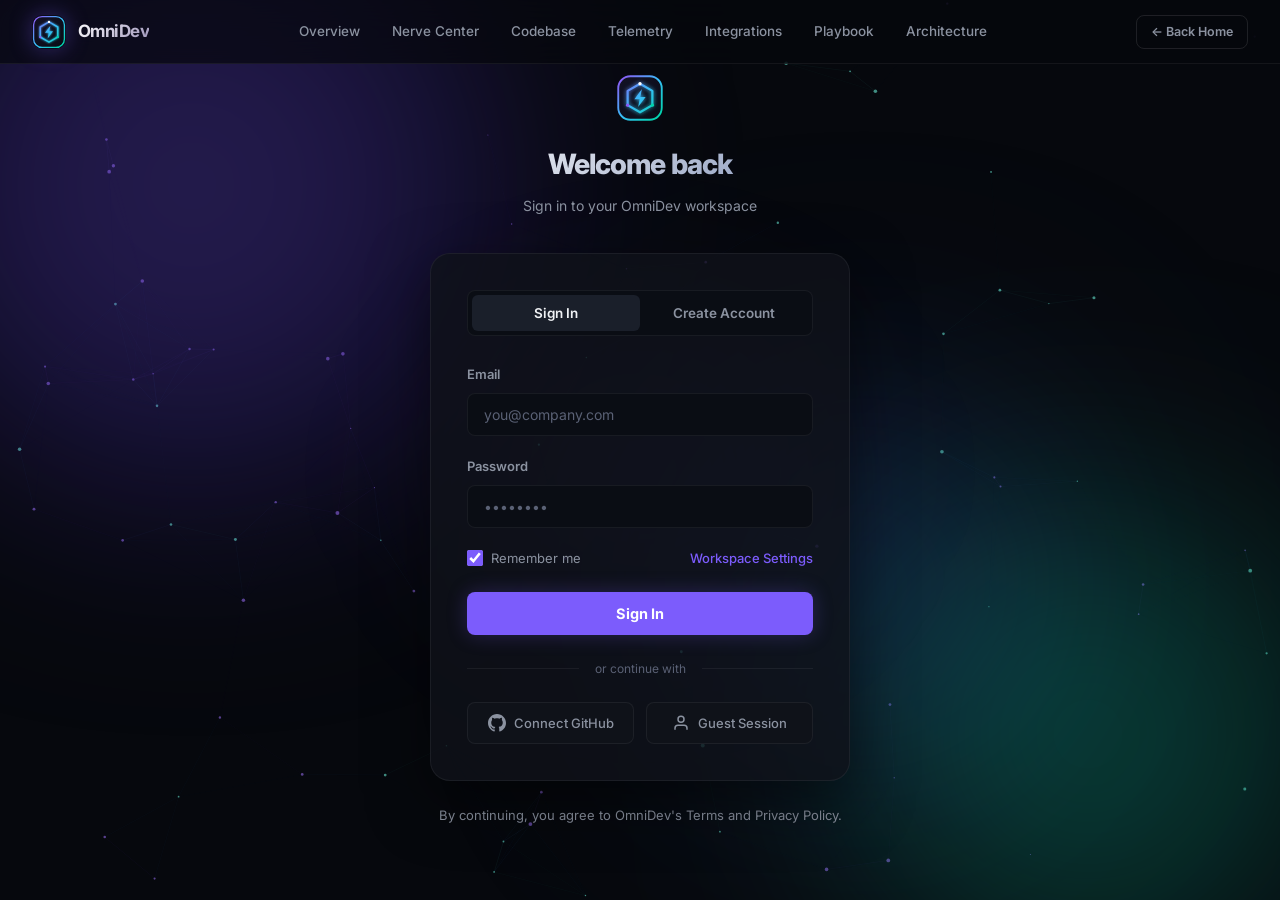
<file: static/auth.html>
<!DOCTYPE html>
<html lang="en">
<head>
<meta charset="UTF-8">
<meta name="viewport" content="width=device-width, initial-scale=1.0">
<title>OmniDev — Sign In</title>
<link rel="stylesheet" href="/static/aurora.css">
<style>
.auth-page {
  min-height: 100vh; display: flex; align-items: center; justify-content: center;
  padding: 32px; position: relative;
}
.auth-glow {
  position: absolute; top: 30%; left: 50%; transform: translateX(-50%);
  width: 500px; height: 400px;
  background: radial-gradient(ellipse, rgba(124,92,252,0.15) 0%, transparent 70%);
  filter: blur(80px); pointer-events: none;
}
.auth-container {
  width: 100%; max-width: 420px; position: relative; z-index: 2;
  animation: fadeInUp 0.6s var(--ease-out) both;
}
.auth-header { text-align: center; margin-bottom: 36px; }
.auth-logo {
  width: 48px; height: 48px; border-radius: var(--radius-md);
  background: linear-gradient(135deg, var(--accent), #00d4aa);
  display: inline-flex; align-items: center; justify-content: center;
  font-weight: 900; font-size: 20px; color: #fff;
  box-shadow: 0 0 30px rgba(124,92,252,0.3);
  margin-bottom: 20px;
}
.auth-header h1 {
  font-size: 1.75rem; font-weight: 800; letter-spacing: -0.03em; margin-bottom: 8px;
}
.auth-header p { font-size: 14px; color: var(--text-secondary); }
.auth-card {
  background: rgba(15,18,25,0.8);
  backdrop-filter: blur(20px); -webkit-backdrop-filter: blur(20px);
  border: 1px solid var(--border-subtle); border-radius: var(--radius-lg);
  padding: 36px; box-shadow: var(--shadow-lg);
}
.auth-tabs {
  display: flex; background: var(--surface-0); border-radius: var(--radius-sm);
  padding: 4px; margin-bottom: 28px; border: 1px solid var(--border-subtle);
}
.auth-tab {
  flex: 1; padding: 10px; border: none; border-radius: 6px;
  font-family: var(--font-sans); font-size: 13.5px; font-weight: 600;
  color: var(--text-secondary); background: transparent;
  cursor: pointer; transition: all var(--transition-fast);
}
.auth-tab.active { background: var(--surface-3); color: var(--text-primary); }
.auth-tab:hover:not(.active) { color: var(--text-primary); }
.form-group { margin-bottom: 20px; }
.form-label {
  display: block; font-size: 13px; font-weight: 600; color: var(--text-secondary);
  margin-bottom: 8px;
}
.form-input {
  width: 100%; padding: 12px 16px;
  background: var(--surface-0); border: 1px solid var(--border-subtle);
  border-radius: var(--radius-sm); color: var(--text-primary);
  font-family: var(--font-sans); font-size: 14px;
  outline: none; transition: all var(--transition-fast);
}
.form-input:focus { border-color: var(--accent); box-shadow: 0 0 0 3px var(--accent-soft); }
.form-input::placeholder { color: var(--text-tertiary); }
.form-row { display: flex; align-items: center; justify-content: space-between; margin-bottom: 24px; }
.form-check { display: flex; align-items: center; gap: 8px; font-size: 13px; color: var(--text-secondary); cursor: pointer; }
.form-check input[type="checkbox"] {
  width: 16px; height: 16px; accent-color: var(--accent); cursor: pointer;
}
.form-link { font-size: 13px; color: var(--accent); font-weight: 500; }
.form-link:hover { color: #9b82fc; }
.auth-submit {
  width: 100%; padding: 13px; border: none; border-radius: var(--radius-sm);
  background: var(--accent); color: #fff;
  font-family: var(--font-sans); font-size: 14.5px; font-weight: 700;
  cursor: pointer; transition: all var(--transition-fast);
  box-shadow: 0 0 20px rgba(124,92,252,0.25);
}
.auth-submit:hover {
  background: #8d6ffd; box-shadow: 0 0 30px rgba(124,92,252,0.4);
  transform: translateY(-1px);
}
.auth-divider {
  display: flex; align-items: center; gap: 16px;
  margin: 24px 0; color: var(--text-tertiary); font-size: 12px;
}
.auth-divider::before, .auth-divider::after {
  content: ''; flex: 1; height: 1px; background: var(--border-subtle);
}
.social-buttons { display: flex; gap: 12px; }
.social-btn {
  flex: 1; padding: 11px; border: 1px solid var(--border-subtle);
  border-radius: var(--radius-sm); background: var(--surface-1);
  color: var(--text-secondary); font-family: var(--font-sans); font-size: 13px; font-weight: 500;
  cursor: pointer; transition: all var(--transition-fast);
  display: flex; align-items: center; justify-content: center; gap: 8px;
}
.social-btn:hover { background: var(--surface-2); border-color: var(--border-mid); color: var(--text-primary); }
.social-btn svg { width: 18px; height: 18px; }
.auth-footer { text-align: center; margin-top: 24px; font-size: 13px; color: var(--text-secondary); }
.auth-panel-signup { display: none; }
</style>
</head>
<body>

<canvas id="aurora-bg"></canvas>
<div class="aurora-mesh">
  <div class="blob blob-1"></div>
  <div class="blob blob-2"></div>
  <div class="blob blob-3"></div>
</div>

<div class="page-wrapper">
  <nav class="topbar">
    <a href="/" class="topbar-brand">
      <div class="brand-icon">O</div>
      <span class="brand-name">OmniDev</span>
    </a>
    <div class="topbar-nav"></div>
    <div class="topbar-actions">
      <a href="/" class="btn btn-ghost btn-sm">← Back Home</a>
    </div>
  </nav>

  <div class="auth-page">
    <div class="auth-glow"></div>
    <div class="auth-container">
      <div class="auth-header">
        <div class="auth-logo" style="background:transparent;box-shadow:none;"><img src="/static/logo.svg" alt="OmniDev" style="width:48px;height:48px;"></div>
        <h1 class="text-gradient">Welcome back</h1>
        <p>Sign in to your OmniDev workspace</p>
      </div>

      <div class="auth-card">
        <div class="auth-tabs">
          <button class="auth-tab active" onclick="switchTab('login')">Sign In</button>
          <button class="auth-tab" onclick="switchTab('signup')">Create Account</button>
        </div>

        <div id="panel-login" class="auth-panel-login">
          <div class="form-group">
            <label class="form-label">Email</label>
            <input type="email" id="login-email" class="form-input" placeholder="you@company.com">
          </div>
          <div class="form-group">
            <label class="form-label">Password</label>
            <input type="password" id="login-pass" class="form-input" placeholder="••••••••">
          </div>
          <div class="form-row">
            <label class="form-check">
              <input type="checkbox" checked> Remember me
            </label>
            <a href="/settings" class="form-link">Workspace Settings</a>
          </div>
          <button class="auth-submit" onclick="handleAuth('login')">Sign In</button>
        </div>

        <div id="panel-signup" class="auth-panel-signup">
          <div class="form-group">
            <label class="form-label">Full Name</label>
            <input type="text" id="signup-name" class="form-input" placeholder="Jane Doe">
          </div>
          <div class="form-group">
            <label class="form-label">Email</label>
            <input type="email" id="signup-email" class="form-input" placeholder="you@company.com">
          </div>
          <div class="form-group">
            <label class="form-label">Password</label>
            <input type="password" id="signup-pass" class="form-input" placeholder="Min 8 characters">
          </div>
          <div class="form-group">
            <label class="form-label">Confirm Password</label>
            <input type="password" id="signup-confirm" class="form-input" placeholder="••••••••">
          </div>
          <button class="auth-submit" onclick="handleAuth('signup')">Create Account</button>
        </div>

        <div class="auth-divider">or continue with</div>

        <div class="social-buttons">
          <button class="social-btn" onclick="if(window.openRepoModal){openRepoModal();}else{window.location.href='/settings#credentials';}">
            <svg viewBox="0 0 24 24" fill="currentColor"><path d="M12 0c-6.626 0-12 5.373-12 12 0 5.302 3.438 9.8 8.207 11.387.599.111.793-.261.793-.577v-2.234c-3.338.726-4.033-1.416-4.033-1.416-.546-1.387-1.333-1.756-1.333-1.756-1.089-.745.083-.729.083-.729 1.205.084 1.839 1.237 1.839 1.237 1.07 1.834 2.807 1.304 3.492.997.107-.775.418-1.305.762-1.604-2.665-.305-5.467-1.334-5.467-5.931 0-1.311.469-2.381 1.236-3.221-.124-.303-.535-1.524.117-3.176 0 0 1.008-.322 3.301 1.23.957-.266 1.983-.399 3.003-.404 1.02.005 2.047.138 3.006.404 2.291-1.552 3.297-1.23 3.297-1.23.653 1.653.242 2.874.118 3.176.77.84 1.235 1.911 1.235 3.221 0 4.609-2.807 5.624-5.479 5.921.43.372.823 1.102.823 2.222v3.293c0 .319.192.694.801.576 4.765-1.589 8.199-6.086 8.199-11.386 0-6.627-5.373-12-12-12z"/></svg>
            Connect GitHub
          </button>
          <button class="social-btn" onclick="window.location.href='/console'">
            <svg viewBox="0 0 24 24" fill="none" stroke="currentColor" stroke-width="2"><path d="M20 21v-2a4 4 0 0 0-4-4H8a4 4 0 0 0-4 4v2"/><circle cx="12" cy="7" r="4"/></svg>
            Guest Session
          </button>
        </div>
      </div>

      <div class="auth-footer">
        By continuing, you agree to OmniDev's Terms and Privacy Policy.
      </div>
    </div>
  </div>
</div>

<script src="/static/api-config.js"></script>
<script src="/static/aurora-canvas.js"></script>
<script>
function switchTab(tab) {
  document.querySelectorAll('.auth-tab').forEach(t => t.classList.remove('active'));
  if (tab === 'login') {
    document.querySelectorAll('.auth-tab')[0].classList.add('active');
    document.getElementById('panel-login').style.display = 'block';
    document.getElementById('panel-signup').style.display = 'none';
    document.querySelector('.auth-header h1').textContent = 'Welcome back';
    document.querySelector('.auth-header p').textContent = 'Sign in to your OmniDev workspace';
  } else {
    document.querySelectorAll('.auth-tab')[1].classList.add('active');
    document.getElementById('panel-login').style.display = 'none';
    document.getElementById('panel-signup').style.display = 'block';
    document.querySelector('.auth-header h1').textContent = 'Create account';
    document.querySelector('.auth-header p').textContent = 'Start your autonomous engineering journey';
  }
}

function handleAuth(mode) {
  const email = (mode === 'signup'
    ? document.getElementById('signup-email').value
    : document.getElementById('login-email').value).trim();
  const name = mode === 'signup'
    ? document.getElementById('signup-name').value.trim()
    : (email ? email.split('@')[0] : '');

  if (!email || !email.includes('@')) {
    alert('Please enter a valid email address.');
    return;
  }
  if (mode === 'signup') {
    const p1 = document.getElementById('signup-pass').value;
    const p2 = document.getElementById('signup-confirm').value;
    if (p1.length < 8) { alert('Password must be at least 8 characters.'); return; }
    if (p1 !== p2) { alert('Passwords do not match.'); return; }
  }
  const displayName = name || 'Operator';
  const initials = displayName.split(/\s+/).filter(Boolean).map(w => w[0].toUpperCase()).slice(0, 2).join('') || 'OP';
  if (window.setOmniDevProfile) {
    window.setOmniDevProfile({
      name: displayName,
      email: email,
      role: 'Autonomous SRE Operator',
      org: 'OmniDev Cloud',
      avatar: initials
    });
  }
  const hasRepo = window.getOmniDevRepo && window.getOmniDevRepo();
  window.location.href = hasRepo ? '/console' : '/console?setup=1';
}
</script>
</body>
</html>
</file>
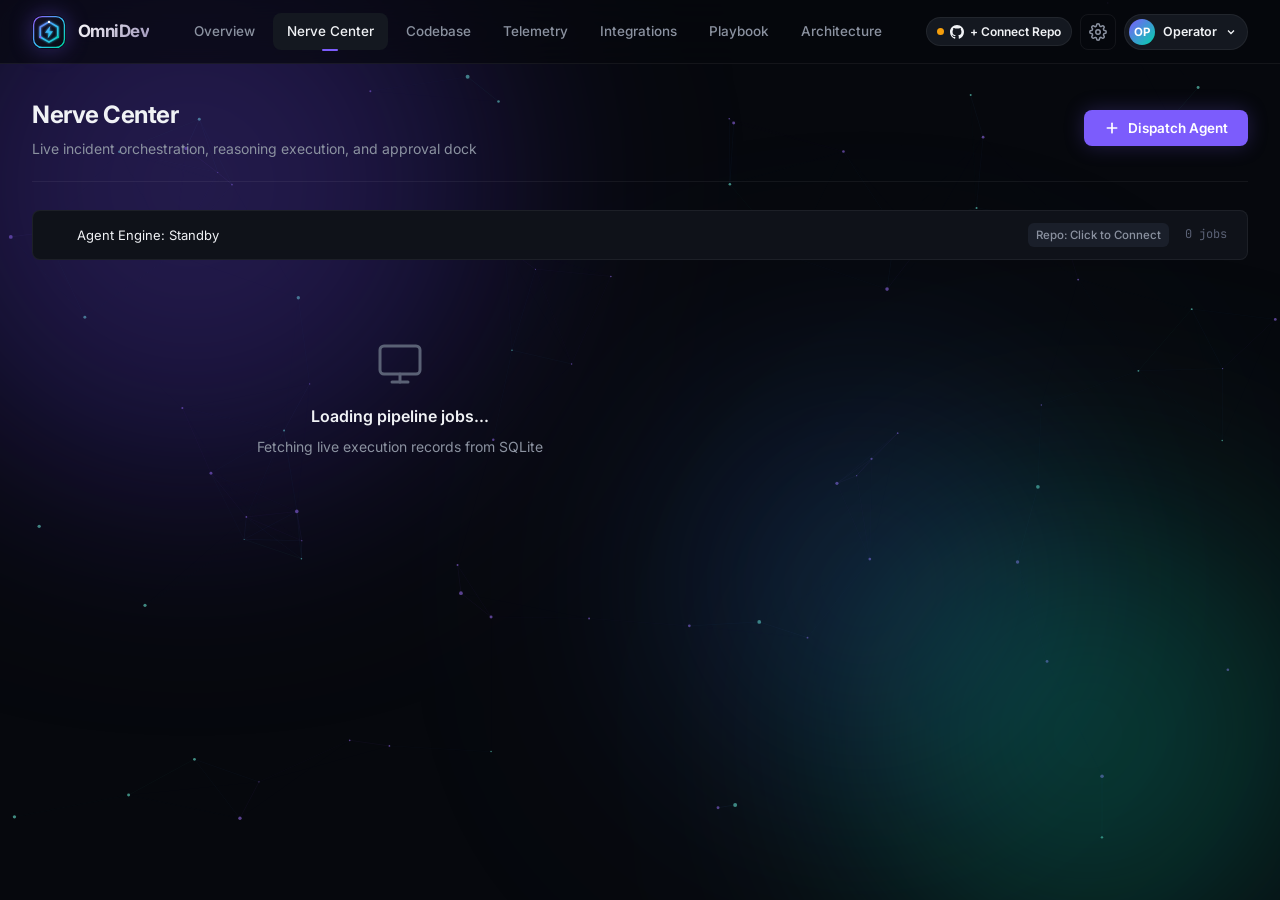
<file: static/console.html>
<!DOCTYPE html>
<html lang="en">
<head>
<meta charset="UTF-8">
<meta name="viewport" content="width=device-width, initial-scale=1.0">
<title>OmniDev — Nerve Center</title>
<link rel="icon" type="image/svg+xml" href="/static/logo.svg">
<link rel="stylesheet" href="/static/aurora.css">
<style>
.console-grid {
  display: grid; grid-template-columns: minmax(0, 1fr) minmax(380px, 460px); gap: 20px;
}
.jobs-panel { display: flex; flex-direction: column; gap: 16px; }
.job-card {
  background: var(--surface-1); border: 1px solid var(--border-subtle);
  border-radius: var(--radius-md); padding: 20px;
  transition: all var(--transition-base); cursor: pointer;
  position: relative;
}
.job-card:hover { border-color: var(--border-mid); transform: translateY(-1px); }
.job-card.active { border-color: var(--accent); box-shadow: 0 0 20px var(--accent-soft); }
.job-header { display: flex; align-items: center; justify-content: space-between; margin-bottom: 12px; }
.job-id { font-family: var(--font-mono); font-size: 12px; color: var(--text-tertiary); }
.job-title { font-size: 14px; font-weight: 600; margin-bottom: 8px; display: -webkit-box; -webkit-line-clamp: 2; -webkit-box-orient: vertical; overflow: hidden; line-height: 1.5; }
.job-meta { display: flex; align-items: center; gap: 16px; font-size: 12px; color: var(--text-tertiary); flex-wrap: wrap; }
.job-meta svg { width: 14px; height: 14px; flex-shrink: 0; }
.job-pr-badge {
  display: inline-flex; align-items: center; gap: 5px;
  padding: 2px 8px; border-radius: 4px;
  background: var(--accent-soft); color: var(--accent);
  font-size: 11px; font-weight: 600; text-decoration: none;
}
.job-pr-badge:hover { text-decoration: underline; }

.detail-panel {
  background: var(--surface-1); border: 1px solid var(--border-subtle);
  border-radius: var(--radius-md); overflow: hidden;
  position: sticky; top: 92px; max-height: calc(100vh - 120px);
  display: flex; flex-direction: column;
}
.detail-header {
  padding: 20px; border-bottom: 1px solid var(--border-subtle);
  background: var(--surface-0); flex-shrink: 0;
}
.detail-title { font-size: 15px; font-weight: 700; margin-bottom: 6px; line-height: 1.4; }
.detail-id { font-family: var(--font-mono); font-size: 12px; color: var(--text-tertiary); }
.detail-body { padding: 20px; overflow-y: auto; flex: 1; }
.detail-section { margin-bottom: 20px; }
.detail-label {
  font-size: 11px; font-weight: 600; text-transform: uppercase;
  letter-spacing: 0.08em; color: var(--text-tertiary); margin-bottom: 8px;
}

.pr-banner {
  display: flex; align-items: center; justify-content: space-between; gap: 12px; flex-wrap: wrap;
  padding: 12px 16px; border-radius: var(--radius-sm);
  background: rgba(0,212,170,0.1); border: 1px solid rgba(0,212,170,0.25);
  margin-bottom: 16px;
}
.pr-banner-left { display: flex; align-items: center; gap: 10px; min-width: 0; flex: 1 1 220px; }
.pr-banner-left > div { min-width: 0; flex: 1; }
.pr-banner-left svg { width: 20px; height: 20px; color: var(--accent-2); flex-shrink: 0; }
.pr-banner-title { font-size: 13px; font-weight: 600; color: #fff; }
.pr-banner-desc {
  font-size: 11.5px; color: var(--accent-2); font-family: var(--font-mono);
  overflow: hidden; text-overflow: ellipsis; white-space: nowrap;
}
.pr-banner a.btn { padding: 6px 12px; font-size: 12px; flex-shrink: 0; white-space: nowrap; }

.log-stream {
  background: var(--surface-0); border: 1px solid var(--border-subtle);
  border-radius: var(--radius-sm); padding: 14px 16px;
  font-family: var(--font-mono); font-size: 12px;
  line-height: 1.75; color: var(--text-secondary);
  max-height: 260px; overflow-y: auto;
}
.log-line { display: flex; gap: 8px; word-break: break-word; }
.log-tag { font-weight: 600; color: var(--accent); min-width: 65px; flex-shrink: 0; }
.log-time { color: var(--text-tertiary); min-width: 65px; user-select: none; }
.log-msg-info { color: var(--accent-3); }
.log-msg-success { color: var(--success); }
.log-msg-warn { color: var(--warning); }
.log-msg-error { color: var(--danger); }
.log-msg-thought { color: #a78bfa; font-style: italic; }

.diff-view {
  background: var(--surface-0); border: 1px solid var(--border-subtle);
  border-radius: var(--radius-sm); overflow: hidden;
  font-family: var(--font-mono); font-size: 12px; line-height: 1.65;
}
.diff-header {
  padding: 10px 14px; background: var(--surface-1);
  border-bottom: 1px solid var(--border-subtle);
  font-size: 11.5px; color: var(--text-secondary);
  display: flex; align-items: center; justify-content: space-between;
}
.diff-body { padding: 12px 14px; max-height: 240px; overflow-y: auto; }
.diff-add { color: #34d399; background: rgba(52,211,153,0.08); padding: 1px 4px; border-radius: 2px; }
.diff-add::before { content: '+ '; }
.diff-rem { color: #f87171; background: rgba(248,113,113,0.08); padding: 1px 4px; border-radius: 2px; }
.diff-rem::before { content: '- '; }
.diff-ctx { color: var(--text-tertiary); padding: 1px 4px; }
.diff-ctx::before { content: '  '; }

.approval-dock {
  display: flex; gap: 10px; margin-top: 16px; padding-top: 16px;
  border-top: 1px solid var(--border-subtle);
}
.approval-dock .btn-approve {
  flex: 1; padding: 11px; border: none; border-radius: var(--radius-sm);
  background: var(--success); color: #fff; font-weight: 700;
  font-family: var(--font-sans); font-size: 13px; cursor: pointer;
  transition: all var(--transition-fast);
  display: inline-flex; align-items: center; justify-content: center; gap: 6px;
}
.approval-dock .btn-approve:hover { background: #16a34a; transform: translateY(-1px); }
.approval-dock .btn-reject {
  flex: 1; padding: 11px; border: 1px solid var(--danger);
  border-radius: var(--radius-sm); background: transparent;
  color: var(--danger); font-weight: 700; font-family: var(--font-sans);
  font-size: 13px; cursor: pointer; transition: all var(--transition-fast);
}
.approval-dock .btn-reject:hover { background: var(--danger-soft); }

.create-job-form {
  background: var(--surface-1); border: 1px solid var(--border-subtle);
  border-radius: var(--radius-md); padding: 20px;
}
.create-job-form textarea {
  width: 100%; min-height: 90px; padding: 12px 14px;
  background: var(--surface-0); border: 1px solid var(--border-subtle);
  border-radius: var(--radius-sm); color: var(--text-primary);
  font-family: var(--font-sans); font-size: 14px;
  resize: vertical; outline: none; transition: border var(--transition-fast);
}
.create-job-form textarea:focus { border-color: var(--accent); }
.create-job-form textarea::placeholder { color: var(--text-tertiary); }

.status-bar {
  display: flex; align-items: center; gap: 16px;
  padding: 12px 20px; background: var(--surface-1);
  border: 1px solid var(--border-subtle); border-radius: var(--radius-sm);
  margin-bottom: 20px; font-size: 13px; flex-wrap: wrap;
}
.status-indicator {
  width: 8px; height: 8px; border-radius: 50%;
  animation: pulse-dot 2s ease infinite;
}
.status-indicator.online { background: var(--success); }
.status-indicator.offline { background: var(--danger); }

.repo-pill {
  display: inline-flex; align-items: center; gap: 6px;
  padding: 4px 10px; border-radius: 999px;
  background: var(--surface-2); border: 1px solid var(--border-subtle);
  color: var(--text-primary); font-size: 12px; font-weight: 500;
  text-decoration: none; transition: all var(--transition-fast);
}
.repo-pill:hover { border-color: var(--accent); color: var(--accent); }

@media (max-width: 1024px) {
  .console-grid { grid-template-columns: 1fr; }
  .detail-panel { position: static; max-height: none; }
}
</style>
</head>
<body>

<canvas id="aurora-bg"></canvas>
<div class="aurora-mesh"><div class="blob blob-1"></div><div class="blob blob-2"></div><div class="blob blob-3"></div></div>

<div class="page-wrapper">
  <nav class="topbar">
    <a href="/" class="topbar-brand"><div class="brand-icon">O</div><span class="brand-name">OmniDev</span></a>
    <div class="topbar-nav">
      <a href="/">Overview</a>
      <a href="/console" class="active">Nerve Center</a>
      <a href="/workspace">Codebase</a>
      <a href="/analytics">Telemetry</a>
      <a href="/integrations">Integrations</a>
      <a href="/rules">Playbook</a>
      <a href="/docs">Architecture</a>
    </div>
    <div class="topbar-actions">
      <a id="nav-repo-link" href="javascript:void(0)" class="repo-pill" title="Target Repository">
        <span class="badge-dot"></span>
        <span id="nav-repo-name">+ Connect Repo</span>
      </a>
      <a href="/settings" class="btn-icon" title="Platform Settings"><svg width="18" height="18" viewBox="0 0 24 24" fill="none" stroke="currentColor" stroke-width="2" stroke-linecap="round" stroke-linejoin="round"><circle cx="12" cy="12" r="3"/><path d="M19.4 15a1.65 1.65 0 0 0 .33 1.82l.06.06a2 2 0 0 1 0 2.83 2 2 0 0 1-2.83 0l-.06-.06a1.65 1.65 0 0 0-1.82-.33 1.65 1.65 0 0 0-1 1.51V21a2 2 0 0 1-2 2 2 2 0 0 1-2-2v-.09A1.65 1.65 0 0 0 9 19.4a1.65 1.65 0 0 0-1.82.33l-.06.06a2 2 0 0 1-2.83 0 2 2 0 0 1 0-2.83l.06-.06A1.65 1.65 0 0 0 4.68 15a1.65 1.65 0 0 0-1.51-1H3a2 2 0 0 1-2-2 2 2 0 0 1 2-2h.09A1.65 1.65 0 0 0 4.6 9a1.65 1.65 0 0 0-.33-1.82l-.06-.06a2 2 0 0 1 0-2.83 2 2 0 0 1 2.83 0l.06.06A1.65 1.65 0 0 0 9 4.68a1.65 1.65 0 0 0 1-1.51V3a2 2 0 0 1 2-2 2 2 0 0 1 2 2v.09a1.65 1.65 0 0 0 1 1.51 1.65 1.65 0 0 0 1.82-.33l.06-.06a2 2 0 0 1 2.83 0 2 2 0 0 1 0 2.83l-.06.06A1.65 1.65 0 0 0 19.4 9a1.65 1.65 0 0 0 1.51 1H21a2 2 0 0 1 2 2 2 2 0 0 1-2 2h-.09a1.65 1.65 0 0 0-1.51 1z"/></svg></a>
      <div class="user-profile-menu">
        <button class="user-avatar-btn" onclick="toggleUserDropdown(event)">
          <div class="user-avatar-circle">OP</div>
          <span style="font-size:12.5px;font-weight:600;">Operator</span>
          <svg width="12" height="12" viewBox="0 0 24 24" fill="none" stroke="currentColor" stroke-width="2.5"><polyline points="6 9 12 15 18 9"/></svg>
        </button>
        <div id="user-dropdown-panel" class="dropdown-panel" style="display:none;"></div>
      </div>
    </div>
  </nav>

  <div class="content-offset container-lg">
    <div class="page-header animate-in">
      <div>
        <h1 class="page-title">Nerve Center</h1>
        <p class="page-description">Live incident orchestration, reasoning execution, and approval dock</p>
      </div>
      <button class="btn btn-primary" onclick="toggleCreateForm()">
        <svg width="16" height="16" viewBox="0 0 24 24" fill="none" stroke="currentColor" stroke-width="2.5" stroke-linecap="round"><line x1="12" y1="5" x2="12" y2="19"/><line x1="5" y1="12" x2="19" y2="12"/></svg>
        Dispatch Agent
      </button>
    </div>

    <div id="create-form" style="display:none;margin-bottom:20px;" class="animate-in">
      <div class="create-job-form">
        <div style="margin-bottom:12px;font-weight:600;font-size:14px;">Trigger Autonomous Bug Fix</div>
        <textarea id="job-task" placeholder="e.g. Fix ZeroDivisionError in calculate_discount when discount_percent is 0"></textarea>
        <div style="display:flex;gap:10px;margin-top:12px;flex-wrap:wrap;align-items:center;">
          <input id="job-dir" class="input" value="." placeholder="Project directory" style="max-width:200px;">
          <button class="btn btn-primary" onclick="createJob()">Launch ReAct Loop</button>
          <button class="btn btn-ghost" onclick="toggleCreateForm()">Cancel</button>
        </div>
      </div>
    </div>

    <div class="status-bar animate-in animate-in-1">
      <div class="status-indicator" id="ws-status"></div>
      <span id="ws-label">Agent Engine: Standby</span>
      <div style="flex:1;"></div>
      <span id="connected-repo-tag" class="tag" style="background:var(--surface-3);cursor:pointer;" onclick="openRepoModal()">Repo: Not Connected</span>
      <span class="mono" style="font-size:12px;color:var(--text-tertiary);" id="job-count">0 jobs</span>
    </div>

    <div class="console-grid">
      <div class="jobs-panel" id="jobs-list">
        <div class="empty-state" id="empty-jobs">
          <svg viewBox="0 0 24 24" fill="none" stroke="currentColor" stroke-width="1.5" stroke-linecap="round" stroke-linejoin="round"><rect x="2" y="3" width="20" height="14" rx="2" ry="2"/><line x1="8" y1="21" x2="16" y2="21"/><line x1="12" y1="17" x2="12" y2="21"/></svg>
          <div class="empty-title">Loading pipeline jobs...</div>
          <div class="empty-desc">Fetching live execution records from SQLite</div>
        </div>
      </div>

      <div class="detail-panel" id="detail-panel" style="display:none;">
        <div class="detail-header">
          <div class="detail-title" id="detail-title">Job Details</div>
          <div class="detail-id" id="detail-id"></div>
        </div>
        <div class="detail-body">
          <div id="pr-banner-container" style="display:none;"></div>

          <div class="detail-section">
            <div class="detail-label">Status</div>
            <div id="detail-status"></div>
          </div>
          <div class="detail-section">
            <div class="detail-label">Task Specification</div>
            <div id="detail-task" style="font-size:13.5px;color:var(--text-secondary);background:var(--surface-0);padding:10px 14px;border-radius:6px;border:1px solid var(--border-subtle);white-space:pre-wrap;"></div>
          </div>
          <div class="detail-section">
            <div class="detail-label">Live Agent Step Trace</div>
            <div class="log-stream" id="log-stream"></div>
          </div>
          <div class="detail-section" id="diff-section" style="display:none;">
            <div class="detail-label">Generated Surgical Patch</div>
            <div class="diff-view" id="diff-view">
              <div class="diff-header">
                <span id="diff-header-text">Code Patch</span>
                <span class="tag" style="font-size:10.5px;">git diff</span>
              </div>
              <div class="diff-body" id="diff-body"></div>
            </div>
          </div>
          <div class="approval-dock" id="approval-dock" style="display:none;">
            <button class="btn-approve" onclick="approveJob()">
              <svg width="16" height="16" viewBox="0 0 24 24" fill="none" stroke="currentColor" stroke-width="2.5" stroke-linecap="round"><polyline points="20 6 9 17 4 12"/></svg>
              Approve &amp; Open GitHub PR
            </button>
            <button class="btn-reject" onclick="rejectJob()">✕ Reject</button>
          </div>
        </div>
      </div>
    </div>
  </div>
</div>

<script src="/static/api-config.js"></script>
<script src="/static/aurora-canvas.js"></script>
<script>
let currentJobId = null, ws = null;

const statusBadgeMap = {
  queued: { cls: 'badge-info', label: 'Queued' },
  running: { cls: 'badge-warning', label: 'Executing ReAct Loop' },
  awaiting_approval: { cls: 'badge-warning', label: 'Awaiting Human Approval' },
  pending_approval: { cls: 'badge-warning', label: 'Awaiting Human Approval' },
  pr_created: { cls: 'badge-success', label: 'PR Created & Merged' },
  completed: { cls: 'badge-success', label: 'Fix Verified' },
  approved_local_only: { cls: 'badge-info', label: 'Approved Locally' },
  failed: { cls: 'badge-danger', label: 'Failed' },
  max_iterations_reached: { cls: 'badge-danger', label: 'Max Iterations' },
  rejected: { cls: 'badge-neutral', label: 'Rejected by Operator' }
};

async function loadSystemInfo() {
  const repo = window.getOmniDevRepo ? window.getOmniDevRepo() : '';
  const repoTag = document.getElementById('connected-repo-tag');
  if (repoTag) {
    repoTag.textContent = repo ? ('Repo: ' + repo) : 'Repo: Click to Connect';
  }
}

function toggleCreateForm() {
  const form = document.getElementById('create-form');
  form.style.display = form.style.display === 'none' ? 'block' : 'none';
  if (form.style.display === 'block') {
    document.getElementById('job-task').focus();
  }
}

async function loadJobs() {
  try {
    const res = await fetch('/api/jobs');
    const data = await res.json();
    const jobs = data.jobs || [];
    const list = document.getElementById('jobs-list');
    document.getElementById('job-count').textContent = jobs.length + ' incident' + (jobs.length !== 1 ? 's' : '');
    if (jobs.length === 0) {
      const hasRepo = window.getOmniDevRepo && window.getOmniDevRepo();
      list.innerHTML = `<div class="empty-state" id="empty-jobs" style="display:flex;">` + (hasRepo ? `
        <svg viewBox="0 0 24 24" fill="none" stroke="currentColor" stroke-width="1.5" stroke-linecap="round" stroke-linejoin="round"><rect x="2" y="3" width="20" height="14" rx="2" ry="2"/><line x1="8" y1="21" x2="16" y2="21"/><line x1="12" y1="17" x2="12" y2="21"/></svg>
        <div class="empty-title">No incidents for ${escHtml(hasRepo)}</div>
        <div class="empty-desc">Click "Dispatch Agent" above to launch a self-healing task</div>
      ` : `
        <svg viewBox="0 0 24 24" fill="none" stroke="currentColor" stroke-width="1.5" stroke-linecap="round" stroke-linejoin="round"><rect x="2" y="3" width="20" height="14" rx="2" ry="2"/><line x1="8" y1="21" x2="16" y2="21"/><line x1="12" y1="17" x2="12" y2="21"/></svg>
        <div class="empty-title">Connect a Repository to Begin</div>
        <div class="empty-desc">Select your GitHub repository to isolate and track autonomous fixes</div>
        <button class="btn btn-primary btn-sm" style="margin-top:12px;" onclick="openRepoModal()">+ Connect Repository</button>
      `) + `</div>`;
      return;
    }
    list.innerHTML = '';
    jobs.forEach(job => {
      const jid = job.id || job.job_id;
      const card = document.createElement('div');
      card.className = 'job-card' + (jid === currentJobId ? ' active' : '');
      card.onclick = () => selectJob(jid);
      const st = statusBadgeMap[job.status] || { cls: 'badge-neutral', label: job.status };
      const prHtml = job.pr_url ? `<a href="${escAttr(job.pr_url)}" target="_blank" class="job-pr-badge" onclick="event.stopPropagation();">
        <svg width="12" height="12" viewBox="0 0 24 24" fill="none" stroke="currentColor" stroke-width="2.5"><polyline points="6 9 12 15 18 9"/></svg>
        GitHub PR ↗
      </a>` : '';
      card.innerHTML = `
        <div class="job-header">
          <span class="job-id">#${escHtml(jid.substring(0, 8))}</span>
          <span class="badge ${st.cls}"><span class="badge-dot"></span>${st.label}</span>
        </div>
        <div class="job-title">${escHtml(job.task || 'Autonomous Job')}</div>
        <div class="job-meta">
          <span>${formatTime(job.created_at)}</span>
          ${prHtml}
        </div>
      `;
      list.appendChild(card);
    });

    if (!currentJobId && jobs.length > 0) {
      selectJob(jobs[0].id || jobs[0].job_id);
    }
  } catch(e) {}
}

async function selectJob(jobId) {
  currentJobId = jobId;
  document.querySelectorAll('.job-card').forEach(c => c.classList.remove('active'));
  document.getElementById('detail-panel').style.display = 'flex';
  try {
    const res = await fetch('/api/jobs/' + jobId);
    const job = await res.json();
    const jid = job.id || job.job_id;
    document.getElementById('detail-title').textContent = (job.task || 'Task').substring(0, 80);
    document.getElementById('detail-id').textContent = 'Incident ID: ' + jid;
    const st = statusBadgeMap[job.status] || { cls: 'badge-neutral', label: job.status };
    document.getElementById('detail-status').innerHTML = '<span class="badge ' + st.cls + '"><span class="badge-dot"></span>' + st.label + '</span>';
    document.getElementById('detail-task').textContent = job.task;

    const prBanner = document.getElementById('pr-banner-container');
    if (job.pr_url) {
      prBanner.style.display = 'block';
      prBanner.innerHTML = `
        <div class="pr-banner">
          <div class="pr-banner-left">
            <svg viewBox="0 0 24 24" fill="none" stroke="currentColor" stroke-width="2" stroke-linecap="round"><polyline points="16 18 22 12 16 6"/><polyline points="8 6 2 12 8 18"/></svg>
            <div>
              <div class="pr-banner-title">Pull Request Deployed to GitHub</div>
              <div class="pr-banner-desc">${escHtml(job.pr_url)}</div>
            </div>
          </div>
          <a href="${escAttr(job.pr_url)}" target="_blank" class="btn btn-primary btn-sm">Open on GitHub ↗</a>
        </div>
      `;
    } else if (job.status === 'max_iterations_reached') {
      prBanner.style.display = 'block';
      prBanner.innerHTML = `
        <div class="pr-banner" style="background:rgba(245,158,11,0.1);border-color:rgba(245,158,11,0.35);">
          <div class="pr-banner-left">
            <svg style="color:#f59e0b;" viewBox="0 0 24 24" fill="none" stroke="currentColor" stroke-width="2"><circle cx="12" cy="12" r="10"/><line x1="12" y1="8" x2="12" y2="12"/><line x1="12" y1="16" x2="12.01" y2="16"/></svg>
            <div>
              <div class="pr-banner-title">Max Iterations Reached</div>
              <div class="pr-banner-desc" style="color:#fcd34d;white-space:normal;">Increase the iteration limit (up to 30) in Settings or specify an exact file path.</div>
            </div>
          </div>
          <a href="/settings#agent" class="btn btn-ghost btn-sm">Adjust Limit ⚙</a>
        </div>
      `;
    } else {
      prBanner.style.display = 'none';
    }

    const needsApproval = job.status === 'awaiting_approval' || job.status === 'pending_approval';
    document.getElementById('approval-dock').style.display = needsApproval ? 'flex' : 'none';

    const logs = job.logs || [];
    if (logs.length > 0) {
      document.getElementById('log-stream').innerHTML = logs.map(l => {
        let tag = 'INFO';
        let text = '';
        if (typeof l === 'string') {
          text = l;
        } else {
          tag = (l.event || 'step').toUpperCase();
          text = l.data || '';
        }
        let cls = 'log-msg-info';
        if (text.includes('ERROR') || tag === 'ERROR') cls = 'log-msg-error';
        else if (text.includes('✓') || text.includes('PASS') || tag === 'PR_CREATED') cls = 'log-msg-success';
        else if (tag === 'THOUGHT') cls = 'log-msg-thought';
        else if (tag === 'TOOL_CALL') cls = 'log-msg-warn';
        return `<div class="log-line"><span class="log-tag">[${escHtml(tag)}]</span><span class="${cls}">${escHtml(text)}</span></div>`;
      }).join('');
    } else {
      document.getElementById('log-stream').innerHTML = '<span style="color:var(--text-tertiary);">No step logs recorded</span>';
    }

    const patchText = job.patch || (job.diffs && job.diffs.length ? job.diffs.map(d=>d.diff).join('\n') : '');
    if (patchText && patchText.trim()) {
      document.getElementById('diff-section').style.display = 'block';
      document.getElementById('diff-body').innerHTML = patchText.split('\n').map(l => {
        if (l.startsWith('+')) return '<div class="diff-add">' + escHtml(l.substring(1)) + '</div>';
        if (l.startsWith('-')) return '<div class="diff-rem">' + escHtml(l.substring(1)) + '</div>';
        return '<div class="diff-ctx">' + escHtml(l) + '</div>';
      }).join('');
    } else {
      document.getElementById('diff-section').style.display = 'none';
    }

    connectWS(jid);
  } catch(e) {}
}

function connectWS(jobId) {
  if (ws) ws.close();
  const wsUrl = window.getOmniDevWsUrl ? window.getOmniDevWsUrl('/ws/' + jobId) : ((location.protocol === 'https:' ? 'wss' : 'ws') + '://' + location.host + '/ws/' + jobId);
  ws = new WebSocket(wsUrl);
  ws.onopen = () => {
    document.getElementById('ws-status').className = 'status-indicator online';
    document.getElementById('ws-label').textContent = 'WebSocket Online — streaming incident #' + jobId.substring(0, 8);
  };
  ws.onmessage = (e) => {
    try {
      const msg = JSON.parse(e.data);
      const stream = document.getElementById('log-stream');
      const tag = (msg.event || 'STEP').toUpperCase();
      const text = msg.data || JSON.stringify(msg);
      let cls = 'log-msg-info';
      if (text.includes('ERROR') || tag === 'ERROR') cls = 'log-msg-error';
      else if (text.includes('✓') || tag === 'PR_CREATED') cls = 'log-msg-success';
      else if (tag === 'THOUGHT') cls = 'log-msg-thought';
      stream.innerHTML += `<div class="log-line"><span class="log-tag">[${escHtml(tag)}]</span><span class="${cls}">${escHtml(text)}</span></div>`;
      stream.scrollTop = stream.scrollHeight;
      if (tag === 'APPROVAL_REQUEST' || msg.type === 'approval_request' || tag === 'STATUS_CHANGE') {
        loadJobs();
        if (currentJobId) {
          fetch('/api/jobs/' + currentJobId)
            .then(r => r.ok ? r.json() : null)
            .then(j => {
              if (!j) return;
              const st = statusBadgeMap[j.status] || { cls: 'badge-neutral', label: j.status };
              document.getElementById('detail-status').innerHTML = '<span class="badge ' + st.cls + '"><span class="badge-dot"></span>' + st.label + '</span>';
              const prBanner = document.getElementById('pr-banner-container');
              if (j.status === 'max_iterations_reached' && !j.pr_url) {
                prBanner.style.display = 'block';
                prBanner.innerHTML = `
                  <div class="pr-banner" style="background:rgba(245,158,11,0.1);border-color:rgba(245,158,11,0.35);">
                    <div class="pr-banner-left">
                      <svg style="color:#f59e0b;" viewBox="0 0 24 24" fill="none" stroke="currentColor" stroke-width="2"><circle cx="12" cy="12" r="10"/><line x1="12" y1="8" x2="12" y2="12"/><line x1="12" y1="16" x2="12.01" y2="16"/></svg>
                      <div>
                        <div class="pr-banner-title">Max Iterations Reached</div>
                        <div class="pr-banner-desc" style="color:#fcd34d;white-space:normal;">Increase the iteration limit (up to 30) in Settings or specify an exact file path.</div>
                      </div>
                    </div>
                    <a href="/settings#agent" class="btn btn-ghost btn-sm">Adjust Limit ⚙</a>
                  </div>
                `;
              }
              const needsApproval = j.status === 'awaiting_approval' || j.status === 'pending_approval';
              document.getElementById('approval-dock').style.display = needsApproval ? 'flex' : 'none';
              const patchText = j.patch || (j.diffs && j.diffs.length ? j.diffs.map(d=>d.diff).join('\n') : '');
              if (patchText && patchText.trim()) {
                document.getElementById('diff-section').style.display = 'block';
                document.getElementById('diff-body').innerHTML = patchText.split('\n').map(l => {
                  if (l.startsWith('+')) return '<div class="diff-add">' + escHtml(l.substring(1)) + '</div>';
                  if (l.startsWith('-')) return '<div class="diff-rem">' + escHtml(l.substring(1)) + '</div>';
                  return '<div class="diff-ctx">' + escHtml(l) + '</div>';
                }).join('');
              }
            }).catch(() => {});
        }
      }
    } catch(err) {}
  };
  ws.onclose = () => {
    document.getElementById('ws-status').className = 'status-indicator offline';
    document.getElementById('ws-label').textContent = 'WebSocket Idle';
  };
}

async function createJob(btnEl) {
  const repo = window.getOmniDevRepo ? window.getOmniDevRepo() : '';
  if (!repo) {
    alert('Please connect a target GitHub repository first.');
    if (window.openRepoModal) window.openRepoModal();
    return;
  }
  const task = document.getElementById('job-task').value;
  const dir = document.getElementById('job-dir').value || '.';
  if (!task.trim()) {
    alert('Please enter a bug or task description.');
    return;
  }
  const btn = btnEl || document.querySelector('#create-form .btn-primary');
  if (btn) { btn.textContent = 'Spawning Agent...'; btn.disabled = true; }
  try {
    const maxIters = window.getOmniDevMaxIterations ? window.getOmniDevMaxIterations() : 15;
    const res = await fetch('/api/jobs', {
      method: 'POST',
      headers: { 'Content-Type': 'application/json' },
      body: JSON.stringify({ task: task.trim(), project_dir: dir, max_iterations: maxIters })
    });
    const data = await res.json();
    if (!res.ok) {
      throw new Error(data.detail || 'Failed to create job');
    }
    document.getElementById('job-task').value = '';
    document.getElementById('create-form').style.display = 'none';
    await loadJobs();
    if (data.job_id) {
      selectJob(data.job_id);
    }
  } catch(e) {
    alert('Failed to launch job: ' + e.message);
  } finally {
    if (btn) { btn.textContent = 'Launch ReAct Loop'; btn.disabled = false; }
  }
}

async function approveJob(btnEl) {
  if (!currentJobId) return;
  const btn = btnEl || document.querySelector('#approval-dock .btn-approve');
  if (btn) { btn.textContent = 'Pushing Branch & Opening PR...'; btn.disabled = true; }
  try {
    const res = await fetch('/api/jobs/' + currentJobId + '/approve', { method: 'POST' });
    const data = await res.json();
    if (!res.ok) {
      throw new Error(data.detail || 'Approval failed');
    }
    await selectJob(currentJobId);
    loadJobs();
  } catch(e) {
    alert('Approval error: ' + e.message);
  } finally {
    if (btn) { btn.textContent = '✓ Approve & Open GitHub PR'; btn.disabled = false; }
  }
}

async function rejectJob() {
  if (!currentJobId) return;
  const reason = prompt('Reason for rejection:', 'Does not meet patch guidelines');
  if (reason === null) return;
  try {
    const res = await fetch('/api/jobs/' + currentJobId + '/reject', {
      method: 'POST',
      headers: { 'Content-Type': 'application/json' },
      body: JSON.stringify({ reason })
    });
    const data = await res.json();
    if (!res.ok) throw new Error(data.detail || 'Rejection failed');
    selectJob(currentJobId);
    loadJobs();
  } catch(e) {
    alert('Rejection error: ' + e.message);
  }
}

function escHtml(s) { const d = document.createElement('div'); d.textContent = s || ''; return d.innerHTML; }
function escAttr(s) { return (s || '').replace(/'/g, "\\'").replace(/"/g, '&quot;'); }
function formatTime(iso) {
  if (!iso) return '';
  try {
    const d = new Date(iso);
    return d.toLocaleTimeString([], { hour: '2-digit', minute: '2-digit' }) + ' ' + d.toLocaleDateString([], { month: 'short', day: 'numeric' });
  } catch(e) { return iso; }
}

window.addEventListener('omnidev:repo-changed', () => {
  currentJobId = null;
  document.getElementById('detail-panel').style.display = 'none';
  loadSystemInfo();
  loadJobs();
});

loadSystemInfo();
loadJobs();
setInterval(loadJobs, 6000);
</script>
</body>
</html>
</file>
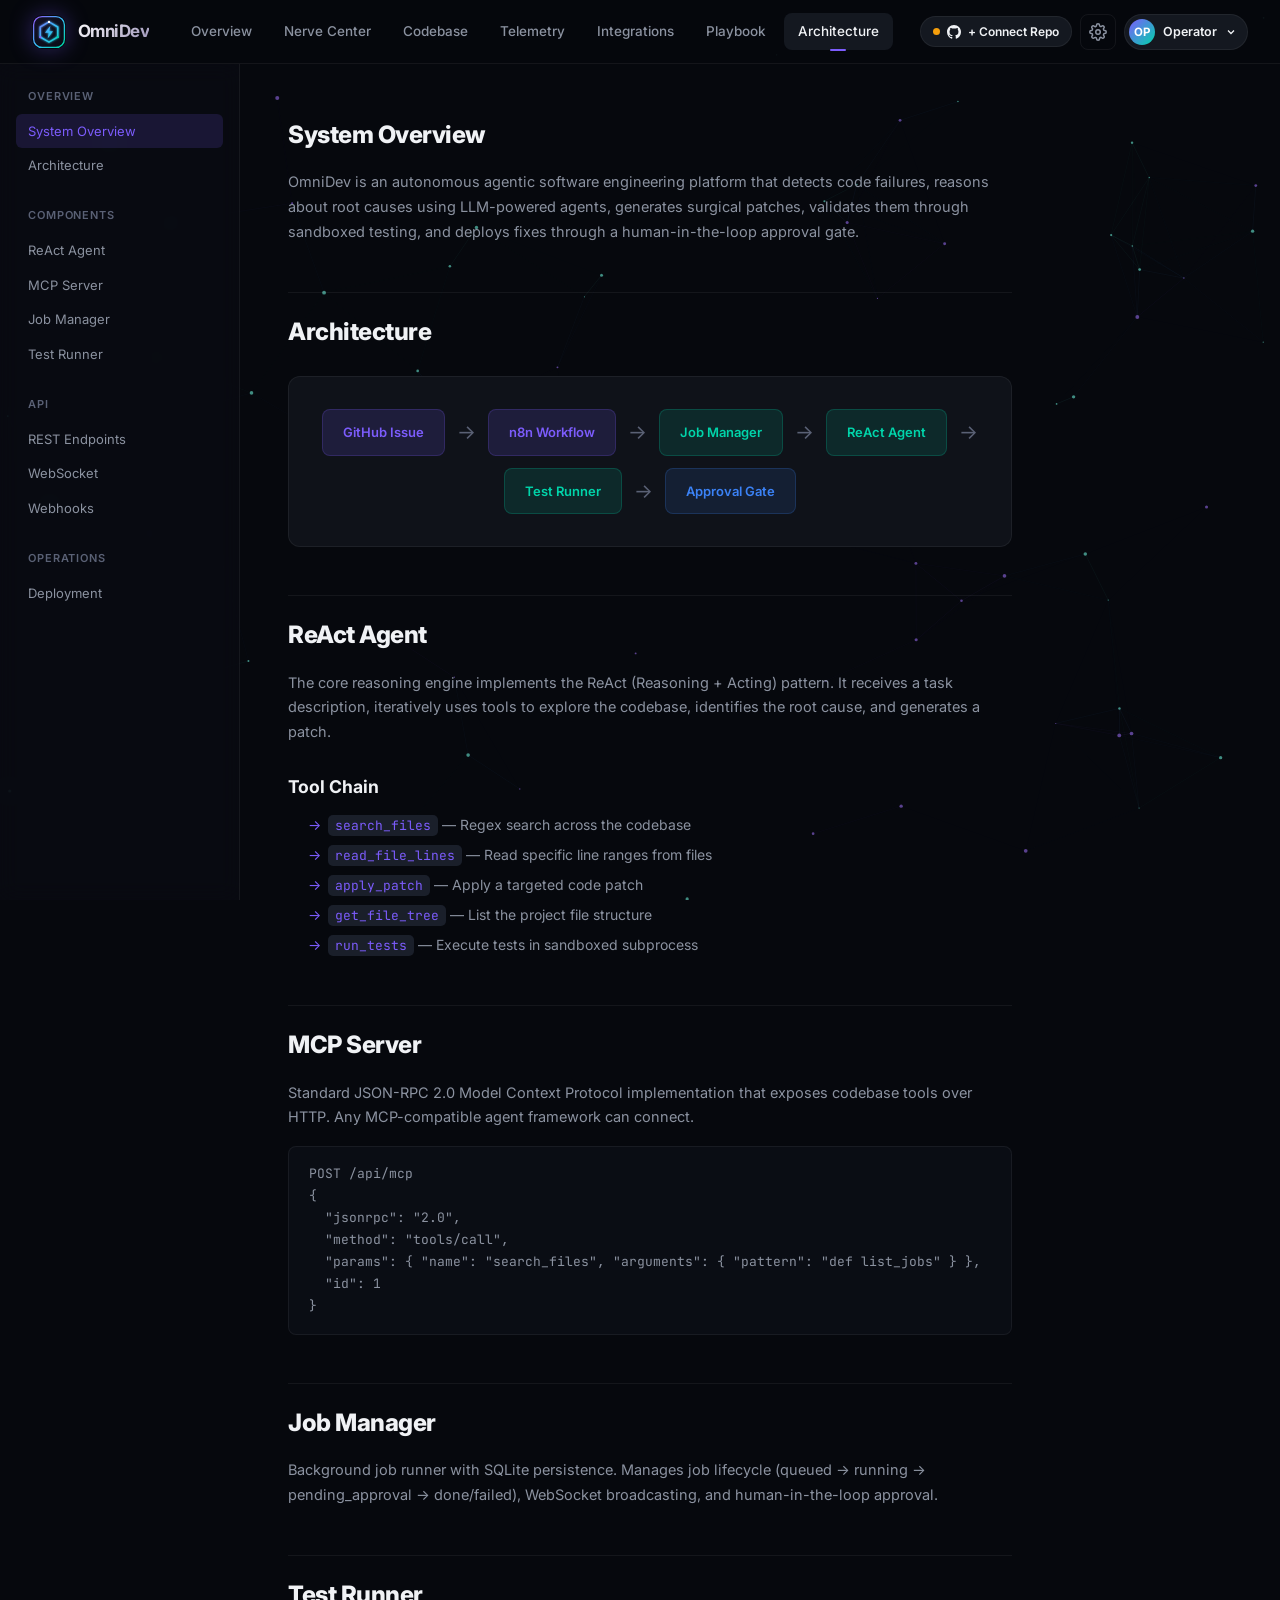
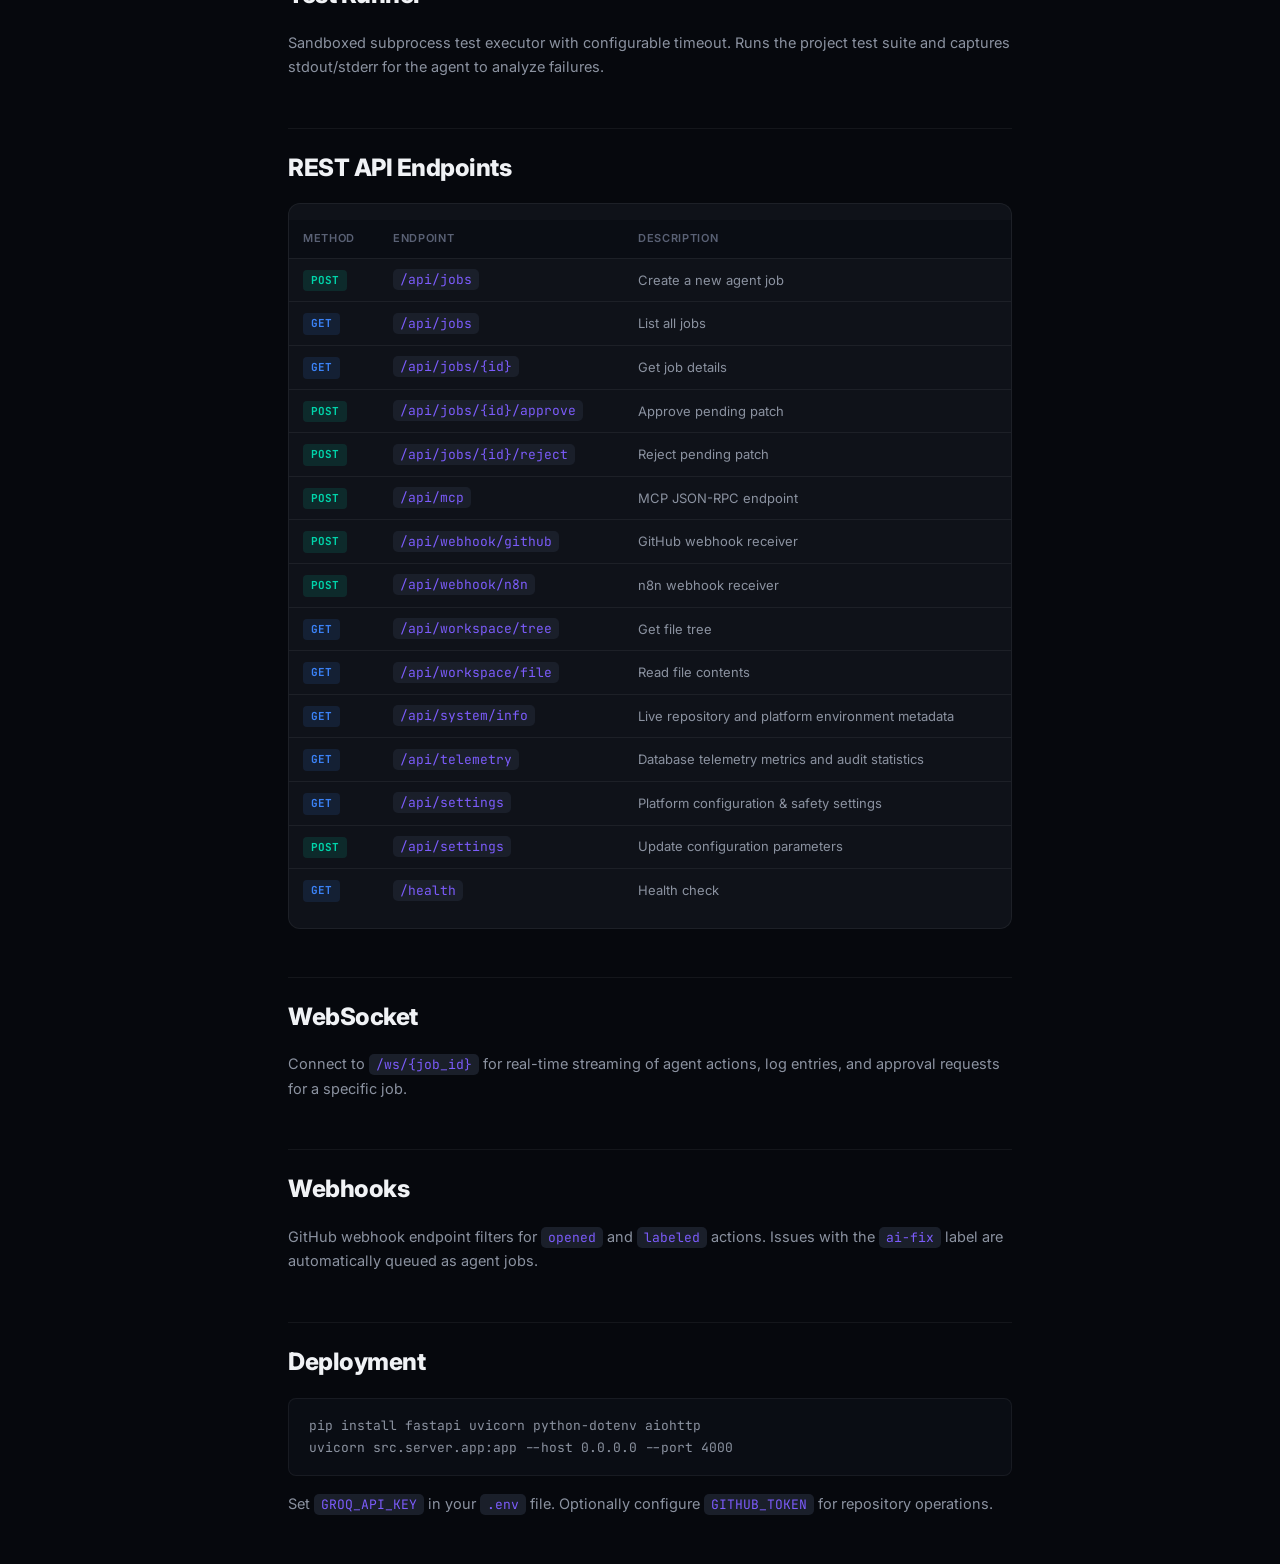
<file: static/docs.html>
<!DOCTYPE html>
<html lang="en">
<head>
<meta charset="UTF-8">
<meta name="viewport" content="width=device-width, initial-scale=1.0">
<title>OmniDev — Architecture &amp; Documentation</title>
<link rel="icon" type="image/svg+xml" href="/static/logo.svg">
<link rel="stylesheet" href="/static/aurora.css">
<style>
.docs-layout { display: grid; grid-template-columns: 240px 1fr; min-height: calc(100vh - 64px); }
.docs-sidebar {
  border-right: 1px solid var(--border-subtle); padding: 24px 16px;
  background: rgba(10,13,20,0.6); backdrop-filter: blur(10px);
  position: sticky; top: 64px; height: calc(100vh - 64px); overflow-y: auto;
}
.docs-nav-group { margin-bottom: 24px; }
.docs-nav-label {
  font-size: 11px; font-weight: 600; text-transform: uppercase;
  letter-spacing: 0.08em; color: var(--text-tertiary);
  padding: 0 12px; margin-bottom: 8px;
}
.docs-nav-item {
  display: block; padding: 7px 12px; border-radius: 6px;
  font-size: 13px; color: var(--text-secondary); cursor: pointer;
  transition: all var(--transition-fast); text-decoration: none;
}
.docs-nav-item:hover { background: var(--surface-2); color: var(--text-primary); }
.docs-nav-item.active { background: var(--accent-soft); color: var(--accent); }

.docs-content { padding: 32px 48px; max-width: 820px; }
.docs-content h2 {
  font-size: 1.5rem; font-weight: 800; letter-spacing: -0.02em;
  margin: 48px 0 16px; padding-top: 20px;
  border-top: 1px solid var(--border-subtle);
}
.docs-content h2:first-of-type { border-top: none; margin-top: 0; }
.docs-content h3 {
  font-size: 1.1rem; font-weight: 700; margin: 28px 0 12px;
}
.docs-content p {
  font-size: 14.5px; color: var(--text-secondary); line-height: 1.7; margin-bottom: 16px;
}
.docs-content ul {
  margin: 0 0 16px 20px; list-style: none;
}
.docs-content ul li {
  font-size: 14px; color: var(--text-secondary); line-height: 1.7;
  position: relative; padding-left: 20px; margin-bottom: 6px;
}
.docs-content ul li::before {
  content: '→'; position: absolute; left: 0; color: var(--accent);
}
.docs-content code {
  font-family: var(--font-mono); font-size: 13px;
  background: var(--surface-3); padding: 2px 7px; border-radius: 5px;
  color: var(--accent);
}
.docs-content pre {
  background: var(--surface-0); border: 1px solid var(--border-subtle);
  border-radius: var(--radius-sm); padding: 16px 20px; margin-bottom: 16px;
  font-family: var(--font-mono); font-size: 13px; line-height: 1.7;
  color: var(--text-secondary); overflow-x: auto;
}

.arch-diagram {
  background: var(--surface-1); border: 1px solid var(--border-subtle);
  border-radius: var(--radius-md); padding: 32px; margin: 24px 0;
  text-align: center;
}
.arch-flow { display: flex; align-items: center; justify-content: center; gap: 12px; flex-wrap: wrap; }
.arch-box {
  padding: 12px 20px; border-radius: var(--radius-sm);
  font-size: 13px; font-weight: 600;
}
.arch-box.source { background: var(--accent-soft); color: var(--accent); border: 1px solid rgba(124,92,252,0.2); }
.arch-box.process { background: var(--accent-2-soft); color: var(--accent-2); border: 1px solid rgba(0,212,170,0.2); }
.arch-box.output { background: rgba(59,130,246,0.12); color: var(--accent-3); border: 1px solid rgba(59,130,246,0.2); }
.arch-arrow { color: var(--text-tertiary); font-size: 20px; }

.endpoint-table { width: 100%; margin: 16px 0; }
.endpoint-table th, .endpoint-table td {
  padding: 10px 14px; text-align: left; font-size: 13px;
  border-bottom: 1px solid var(--border-subtle);
}
.endpoint-table th {
  font-size: 11px; font-weight: 600; text-transform: uppercase;
  letter-spacing: 0.06em; color: var(--text-tertiary);
  background: var(--surface-0);
}
.endpoint-table td { color: var(--text-secondary); }
.method-badge {
  display: inline-block; padding: 2px 8px; border-radius: 4px;
  font-size: 11px; font-weight: 700; font-family: var(--font-mono);
}
.method-get { background: rgba(59,130,246,0.12); color: var(--accent-3); }
.method-post { background: rgba(0,212,170,0.12); color: var(--accent-2); }
.method-ws { background: var(--accent-soft); color: var(--accent); }

@media (max-width: 1024px) {
  .docs-layout { grid-template-columns: 1fr; }
  .docs-sidebar { display: none; }
  .docs-content { padding: 24px; }
}
</style>
</head>
<body>

<canvas id="aurora-bg"></canvas>

<div class="page-wrapper">
  <nav class="topbar">
    <a href="/" class="topbar-brand"><div class="brand-icon">O</div><span class="brand-name">OmniDev</span></a>
    <div class="topbar-nav">
      <a href="/">Overview</a>
      <a href="/console">Nerve Center</a>
      <a href="/workspace">Codebase</a>
      <a href="/analytics">Telemetry</a>
      <a href="/integrations">Integrations</a>
      <a href="/rules">Playbook</a>
      <a href="/docs" class="active">Architecture</a>
    </div>
    <div class="topbar-actions">
      <a href="javascript:void(0)" class="repo-pill" id="global-repo-pill" title="Target Repository">
        <span class="badge-dot"></span>
        <span>+ Connect Repo</span>
      </a>
      <a href="/settings" class="btn-icon" title="Platform Settings"><svg width="18" height="18" viewBox="0 0 24 24" fill="none" stroke="currentColor" stroke-width="2" stroke-linecap="round" stroke-linejoin="round"><circle cx="12" cy="12" r="3"/><path d="M19.4 15a1.65 1.65 0 0 0 .33 1.82l.06.06a2 2 0 0 1 0 2.83 2 2 0 0 1-2.83 0l-.06-.06a1.65 1.65 0 0 0-1.82-.33 1.65 1.65 0 0 0-1 1.51V21a2 2 0 0 1-2 2 2 2 0 0 1-2-2v-.09A1.65 1.65 0 0 0 9 19.4a1.65 1.65 0 0 0-1.82.33l-.06.06a2 2 0 0 1-2.83 0 2 2 0 0 1 0-2.83l.06-.06A1.65 1.65 0 0 0 4.68 15a1.65 1.65 0 0 0-1.51-1H3a2 2 0 0 1-2-2 2 2 0 0 1 2-2h.09A1.65 1.65 0 0 0 4.6 9a1.65 1.65 0 0 0-.33-1.82l-.06-.06a2 2 0 0 1 0-2.83 2 2 0 0 1 2.83 0l.06.06A1.65 1.65 0 0 0 9 4.68a1.65 1.65 0 0 0 1-1.51V3a2 2 0 0 1 2-2 2 2 0 0 1 2 2v.09a1.65 1.65 0 0 0 1 1.51 1.65 1.65 0 0 0 1.82-.33l.06-.06a2 2 0 0 1 2.83 0 2 2 0 0 1 0 2.83l-.06.06A1.65 1.65 0 0 0 19.4 9a1.65 1.65 0 0 0 1.51 1H21a2 2 0 0 1 2 2 2 2 0 0 1-2 2h-.09a1.65 1.65 0 0 0-1.51 1z"/></svg></a>
      <div class="user-profile-menu">
        <button class="user-avatar-btn" onclick="toggleUserDropdown(event)">
          <div class="user-avatar-circle">OP</div>
          <span style="font-size:12.5px;font-weight:600;">Operator</span>
          <svg width="12" height="12" viewBox="0 0 24 24" fill="none" stroke="currentColor" stroke-width="2.5"><polyline points="6 9 12 15 18 9"/></svg>
        </button>
        <div id="user-dropdown-panel" class="dropdown-panel" style="display:none;"></div>
      </div>
    </div>
  </nav>

  <div class="content-offset" style="padding-top:64px;">
    <div class="docs-layout">
      <div class="docs-sidebar">
        <div class="docs-nav-group">
          <div class="docs-nav-label">Overview</div>
          <a class="docs-nav-item active" href="#overview">System Overview</a>
          <a class="docs-nav-item" href="#architecture">Architecture</a>
        </div>
        <div class="docs-nav-group">
          <div class="docs-nav-label">Components</div>
          <a class="docs-nav-item" href="#react-agent">ReAct Agent</a>
          <a class="docs-nav-item" href="#mcp-server">MCP Server</a>
          <a class="docs-nav-item" href="#job-manager">Job Manager</a>
          <a class="docs-nav-item" href="#test-runner">Test Runner</a>
        </div>
        <div class="docs-nav-group">
          <div class="docs-nav-label">API</div>
          <a class="docs-nav-item" href="#endpoints">REST Endpoints</a>
          <a class="docs-nav-item" href="#websocket">WebSocket</a>
          <a class="docs-nav-item" href="#webhooks">Webhooks</a>
        </div>
        <div class="docs-nav-group">
          <div class="docs-nav-label">Operations</div>
          <a class="docs-nav-item" href="#deployment">Deployment</a>
        </div>
      </div>

      <div class="docs-content animate-in">
        <h2 id="overview">System Overview</h2>
        <p>OmniDev is an autonomous agentic software engineering platform that detects code failures, reasons about root causes using LLM-powered agents, generates surgical patches, validates them through sandboxed testing, and deploys fixes through a human-in-the-loop approval gate.</p>

        <h2 id="architecture">Architecture</h2>
        <div class="arch-diagram">
          <div class="arch-flow">
            <div class="arch-box source">GitHub Issue</div>
            <div class="arch-arrow">→</div>
            <div class="arch-box source">n8n Workflow</div>
            <div class="arch-arrow">→</div>
            <div class="arch-box process">Job Manager</div>
            <div class="arch-arrow">→</div>
            <div class="arch-box process">ReAct Agent</div>
            <div class="arch-arrow">→</div>
            <div class="arch-box process">Test Runner</div>
            <div class="arch-arrow">→</div>
            <div class="arch-box output">Approval Gate</div>
          </div>
        </div>

        <h2 id="react-agent">ReAct Agent</h2>
        <p>The core reasoning engine implements the ReAct (Reasoning + Acting) pattern. It receives a task description, iteratively uses tools to explore the codebase, identifies the root cause, and generates a patch.</p>
        <h3>Tool Chain</h3>
        <ul>
          <li><code>search_files</code> — Regex search across the codebase</li>
          <li><code>read_file_lines</code> — Read specific line ranges from files</li>
          <li><code>apply_patch</code> — Apply a targeted code patch</li>
          <li><code>get_file_tree</code> — List the project file structure</li>
          <li><code>run_tests</code> — Execute tests in sandboxed subprocess</li>
        </ul>

        <h2 id="mcp-server">MCP Server</h2>
        <p>Standard JSON-RPC 2.0 Model Context Protocol implementation that exposes codebase tools over HTTP. Any MCP-compatible agent framework can connect.</p>
        <pre>POST /api/mcp
{
  "jsonrpc": "2.0",
  "method": "tools/call",
  "params": { "name": "search_files", "arguments": { "pattern": "def list_jobs" } },
  "id": 1
}</pre>

        <h2 id="job-manager">Job Manager</h2>
        <p>Background job runner with SQLite persistence. Manages job lifecycle (queued → running → pending_approval → done/failed), WebSocket broadcasting, and human-in-the-loop approval.</p>

        <h2 id="test-runner">Test Runner</h2>
        <p>Sandboxed subprocess test executor with configurable timeout. Runs the project test suite and captures stdout/stderr for the agent to analyze failures.</p>

        <h2 id="endpoints">REST API Endpoints</h2>
        <div class="table-wrap">
          <table class="endpoint-table">
            <thead><tr><th>Method</th><th>Endpoint</th><th>Description</th></tr></thead>
            <tbody>
              <tr><td><span class="method-badge method-post">POST</span></td><td><code>/api/jobs</code></td><td>Create a new agent job</td></tr>
              <tr><td><span class="method-badge method-get">GET</span></td><td><code>/api/jobs</code></td><td>List all jobs</td></tr>
              <tr><td><span class="method-badge method-get">GET</span></td><td><code>/api/jobs/{id}</code></td><td>Get job details</td></tr>
              <tr><td><span class="method-badge method-post">POST</span></td><td><code>/api/jobs/{id}/approve</code></td><td>Approve pending patch</td></tr>
              <tr><td><span class="method-badge method-post">POST</span></td><td><code>/api/jobs/{id}/reject</code></td><td>Reject pending patch</td></tr>
              <tr><td><span class="method-badge method-post">POST</span></td><td><code>/api/mcp</code></td><td>MCP JSON-RPC endpoint</td></tr>
              <tr><td><span class="method-badge method-post">POST</span></td><td><code>/api/webhook/github</code></td><td>GitHub webhook receiver</td></tr>
              <tr><td><span class="method-badge method-post">POST</span></td><td><code>/api/webhook/n8n</code></td><td>n8n webhook receiver</td></tr>
              <tr><td><span class="method-badge method-get">GET</span></td><td><code>/api/workspace/tree</code></td><td>Get file tree</td></tr>
              <tr><td><span class="method-badge method-get">GET</span></td><td><code>/api/workspace/file</code></td><td>Read file contents</td></tr>
              <tr><td><span class="method-badge method-get">GET</span></td><td><code>/api/system/info</code></td><td>Live repository and platform environment metadata</td></tr>
              <tr><td><span class="method-badge method-get">GET</span></td><td><code>/api/telemetry</code></td><td>Database telemetry metrics and audit statistics</td></tr>
              <tr><td><span class="method-badge method-get">GET</span></td><td><code>/api/settings</code></td><td>Platform configuration &amp; safety settings</td></tr>
              <tr><td><span class="method-badge method-post">POST</span></td><td><code>/api/settings</code></td><td>Update configuration parameters</td></tr>
              <tr><td><span class="method-badge method-get">GET</span></td><td><code>/health</code></td><td>Health check</td></tr>
            </tbody>
          </table>
        </div>

        <h2 id="websocket">WebSocket</h2>
        <p>Connect to <code>/ws/{job_id}</code> for real-time streaming of agent actions, log entries, and approval requests for a specific job.</p>

        <h2 id="webhooks">Webhooks</h2>
        <p>GitHub webhook endpoint filters for <code>opened</code> and <code>labeled</code> actions. Issues with the <code>ai-fix</code> label are automatically queued as agent jobs.</p>

        <h2 id="deployment">Deployment</h2>
        <pre>pip install fastapi uvicorn python-dotenv aiohttp
uvicorn src.server.app:app --host 0.0.0.0 --port 4000</pre>
        <p>Set <code>GROQ_API_KEY</code> in your <code>.env</code> file. Optionally configure <code>GITHUB_TOKEN</code> for repository operations.</p>
      </div>
    </div>
  </div>
</div>

<script src="/static/api-config.js"></script>
<script src="/static/aurora-canvas.js"></script>
<script>
document.querySelectorAll('.docs-nav-item').forEach(item => {
  item.addEventListener('click', function() {
    document.querySelectorAll('.docs-nav-item').forEach(i => i.classList.remove('active'));
    this.classList.add('active');
  });
});
</script>
</body>
</html>
</file>
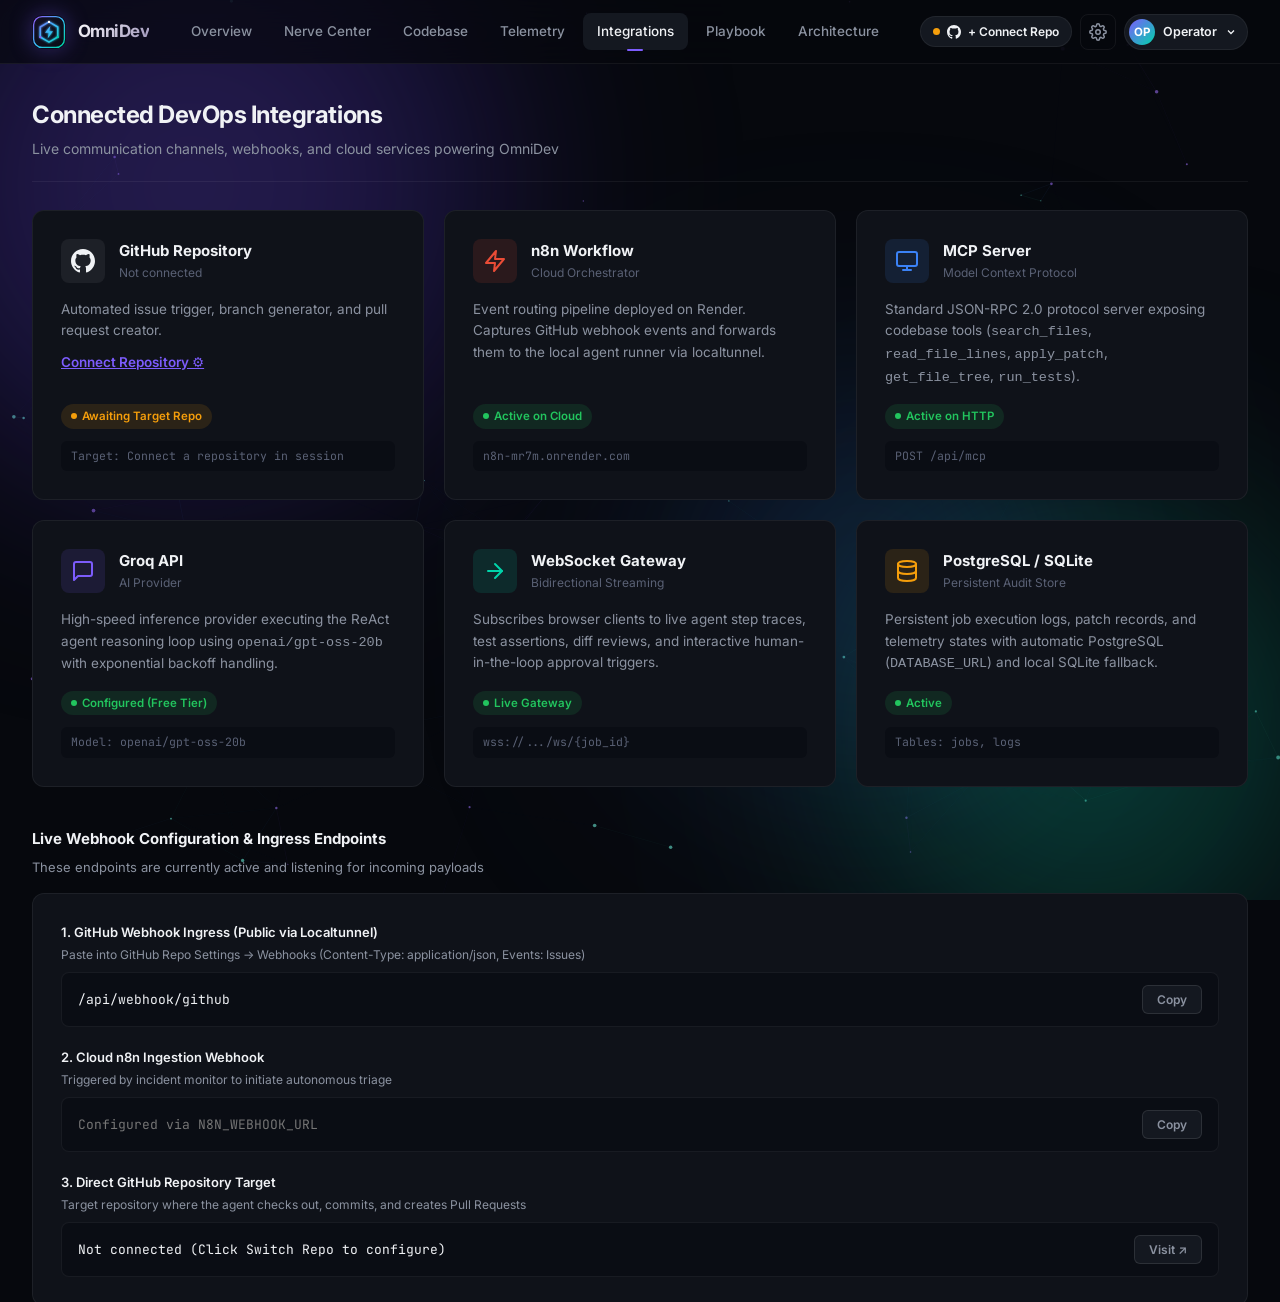
<file: static/integrations.html>
<!DOCTYPE html>
<html lang="en">
<head>
<meta charset="UTF-8">
<meta name="viewport" content="width=device-width, initial-scale=1.0">
<title>OmniDev — Integrations</title>
<link rel="icon" type="image/svg+xml" href="/static/logo.svg">
<link rel="stylesheet" href="/static/aurora.css">
<style>
.integrations-grid { display: grid; grid-template-columns: repeat(3, 1fr); gap: 20px; margin-top: 24px; }
.int-card {
  background: var(--surface-1); border: 1px solid var(--border-subtle);
  border-radius: var(--radius-md); padding: 28px;
  transition: all var(--transition-base); position: relative;
  display: flex; flex-direction: column;
}
.int-card:hover { border-color: var(--border-mid); transform: translateY(-3px); box-shadow: var(--shadow-md); }
.int-card-header { display: flex; align-items: center; gap: 14px; margin-bottom: 16px; }
.int-icon {
  width: 44px; height: 44px; border-radius: var(--radius-sm);
  display: flex; align-items: center; justify-content: center; font-size: 20px;
}
.int-icon svg { width: 24px; height: 24px; }
.int-name { font-size: 15px; font-weight: 700; }
.int-type { font-size: 12px; color: var(--text-tertiary); }
.int-desc { font-size: 13.5px; color: var(--text-secondary); line-height: 1.6; margin-bottom: 16px; flex: 1; }
.int-status-row { display: flex; align-items: center; justify-content: space-between; margin-top: auto; }
.int-endpoint {
  font-family: var(--font-mono); font-size: 11.5px; color: var(--text-tertiary);
  background: var(--surface-0); padding: 6px 10px; border-radius: 6px;
  margin-top: 12px; overflow: hidden; text-overflow: ellipsis; white-space: nowrap;
}

.webhook-section { margin-top: 40px; }
.webhook-card {
  background: var(--surface-1); border: 1px solid var(--border-subtle);
  border-radius: var(--radius-md); padding: 28px;
}
.webhook-url {
  display: flex; align-items: center; gap: 10px;
  background: var(--surface-0); border: 1px solid var(--border-subtle);
  border-radius: var(--radius-sm); padding: 12px 16px; margin-top: 8px;
}
.webhook-url input {
  flex: 1; background: transparent; border: none; color: var(--text-primary);
  font-family: var(--font-mono); font-size: 13px; outline: none;
}
.webhook-url button {
  padding: 6px 14px; border: 1px solid var(--border-mid);
  border-radius: 6px; background: var(--surface-2);
  color: var(--text-secondary); font-family: var(--font-sans);
  font-size: 12px; font-weight: 600; cursor: pointer;
  transition: all var(--transition-fast);
}
.webhook-url button:hover { background: var(--surface-3); color: var(--text-primary); }

@media (max-width: 1024px) { .integrations-grid { grid-template-columns: repeat(2, 1fr); } }
@media (max-width: 768px) { .integrations-grid { grid-template-columns: 1fr; } }
</style>
</head>
<body>

<canvas id="aurora-bg"></canvas>
<div class="aurora-mesh"><div class="blob blob-1"></div><div class="blob blob-2"></div><div class="blob blob-3"></div></div>

<div class="page-wrapper">
  <nav class="topbar">
    <a href="/" class="topbar-brand"><div class="brand-icon">O</div><span class="brand-name">OmniDev</span></a>
    <div class="topbar-nav">
      <a href="/">Overview</a>
      <a href="/console">Nerve Center</a>
      <a href="/workspace">Codebase</a>
      <a href="/analytics">Telemetry</a>
      <a href="/integrations" class="active">Integrations</a>
      <a href="/rules">Playbook</a>
      <a href="/docs">Architecture</a>
    </div>
    <div class="topbar-actions">
      <a href="javascript:void(0)" class="repo-pill" id="global-repo-pill" title="Target Repository">
        <span class="badge-dot"></span>
        <span id="header-repo-link">+ Connect Repo</span>
      </a>
      <a href="/settings" class="btn-icon" title="Platform Settings"><svg width="18" height="18" viewBox="0 0 24 24" fill="none" stroke="currentColor" stroke-width="2" stroke-linecap="round" stroke-linejoin="round"><circle cx="12" cy="12" r="3"/><path d="M19.4 15a1.65 1.65 0 0 0 .33 1.82l.06.06a2 2 0 0 1 0 2.83 2 2 0 0 1-2.83 0l-.06-.06a1.65 1.65 0 0 0-1.82-.33 1.65 1.65 0 0 0-1 1.51V21a2 2 0 0 1-2 2 2 2 0 0 1-2-2v-.09A1.65 1.65 0 0 0 9 19.4a1.65 1.65 0 0 0-1.82.33l-.06.06a2 2 0 0 1-2.83 0 2 2 0 0 1 0-2.83l.06-.06A1.65 1.65 0 0 0 4.68 15a1.65 1.65 0 0 0-1.51-1H3a2 2 0 0 1-2-2 2 2 0 0 1 2-2h.09A1.65 1.65 0 0 0 4.6 9a1.65 1.65 0 0 0-.33-1.82l-.06-.06a2 2 0 0 1 0-2.83 2 2 0 0 1 2.83 0l.06.06A1.65 1.65 0 0 0 9 4.68a1.65 1.65 0 0 0 1-1.51V3a2 2 0 0 1 2-2 2 2 0 0 1 2 2v.09a1.65 1.65 0 0 0 1 1.51 1.65 1.65 0 0 0 1.82-.33l.06-.06a2 2 0 0 1 2.83 0 2 2 0 0 1 0 2.83l-.06.06A1.65 1.65 0 0 0 19.4 9a1.65 1.65 0 0 0 1.51 1H21a2 2 0 0 1 2 2 2 2 0 0 1-2 2h-.09a1.65 1.65 0 0 0-1.51 1z"/></svg></a>
      <div class="user-profile-menu">
        <button class="user-avatar-btn" onclick="toggleUserDropdown(event)">
          <div class="user-avatar-circle">OP</div>
          <span style="font-size:12.5px;font-weight:600;">Operator</span>
          <svg width="12" height="12" viewBox="0 0 24 24" fill="none" stroke="currentColor" stroke-width="2.5"><polyline points="6 9 12 15 18 9"/></svg>
        </button>
        <div id="user-dropdown-panel" class="dropdown-panel" style="display:none;"></div>
      </div>
    </div>
  </nav>

  <div class="content-offset container-lg">
    <div class="page-header animate-in">
      <div>
        <h1 class="page-title">Connected DevOps Integrations</h1>
        <p class="page-description">Live communication channels, webhooks, and cloud services powering OmniDev</p>
      </div>
    </div>

    <div class="integrations-grid">
      <div class="int-card animate-in">
        <div class="int-card-header">
          <div class="int-icon" style="background:rgba(255,255,255,0.06);color:var(--text-primary);">
            <svg viewBox="0 0 24 24" fill="currentColor"><path d="M12 0c-6.626 0-12 5.373-12 12 0 5.302 3.438 9.8 8.207 11.387.599.111.793-.261.793-.577v-2.234c-3.338.726-4.033-1.416-4.033-1.416-.546-1.387-1.333-1.756-1.333-1.756-1.089-.745.083-.729.083-.729 1.205.084 1.839 1.237 1.839 1.237 1.07 1.834 2.807 1.304 3.492.997.107-.775.418-1.305.762-1.604-2.665-.305-5.467-1.334-5.467-5.931 0-1.311.469-2.381 1.236-3.221-.124-.303-.535-1.524.117-3.176 0 0 1.008-.322 3.301 1.23.957-.266 1.983-.399 3.003-.404 1.02.005 2.047.138 3.006.404 2.291-1.552 3.297-1.23 3.297-1.23.653 1.653.242 2.874.118 3.176.77.84 1.235 1.911 1.235 3.221 0 4.609-2.807 5.624-5.479 5.921.43.372.823 1.102.823 2.222v3.293c0 .319.192.694.801.576 4.765-1.589 8.199-6.086 8.199-11.386 0-6.627-5.373-12-12-12z"/></svg>
          </div>
          <div>
            <div class="int-name">GitHub Repository</div>
            <div class="int-type" id="github-repo-sub">Not connected</div>
          </div>
        </div>
        <div class="int-desc">
          Automated issue trigger, branch generator, and pull request creator.
          <div style="margin-top:10px;">
            <a id="card-repo-btn" href="javascript:void(0)" onclick="openRepoModal()" style="color:var(--accent);font-weight:600;text-decoration:underline;">Connect Repository ⚙</a>
          </div>
        </div>
        <div class="int-status-row">
          <span id="github-status-badge" class="badge badge-warning"><span class="badge-dot"></span>Awaiting Target Repo</span>
        </div>
        <div class="int-endpoint" id="github-endpoint-txt">Target: Connect a repository in session</div>
      </div>

      <div class="int-card animate-in animate-in-1">
        <div class="int-card-header">
          <div class="int-icon" style="background:rgba(234,76,54,0.12);color:#ea4c36;">
            <svg viewBox="0 0 24 24" fill="none" stroke="currentColor" stroke-width="2" stroke-linecap="round" stroke-linejoin="round"><path d="M13 2L3 14h9l-1 8 10-12h-9l1-8z"/></svg>
          </div>
          <div><div class="int-name">n8n Workflow</div><div class="int-type">Cloud Orchestrator</div></div>
        </div>
        <div class="int-desc">Event routing pipeline deployed on Render. Captures GitHub webhook events and forwards them to the local agent runner via localtunnel.</div>
        <div class="int-status-row">
          <span class="badge badge-success"><span class="badge-dot"></span>Active on Cloud</span>
        </div>
        <div class="int-endpoint">n8n-mr7m.onrender.com</div>
      </div>

      <div class="int-card animate-in animate-in-2">
        <div class="int-card-header">
          <div class="int-icon" style="background:rgba(59,130,246,0.12);color:var(--accent-3);">
            <svg viewBox="0 0 24 24" fill="none" stroke="currentColor" stroke-width="2" stroke-linecap="round" stroke-linejoin="round"><rect x="2" y="3" width="20" height="14" rx="2" ry="2"/><line x1="8" y1="21" x2="16" y2="21"/><line x1="12" y1="17" x2="12" y2="21"/></svg>
          </div>
          <div><div class="int-name">MCP Server</div><div class="int-type">Model Context Protocol</div></div>
        </div>
        <div class="int-desc">Standard JSON-RPC 2.0 protocol server exposing codebase tools (<code>search_files</code>, <code>read_file_lines</code>, <code>apply_patch</code>, <code>get_file_tree</code>, <code>run_tests</code>).</div>
        <div class="int-status-row">
          <span class="badge badge-success"><span class="badge-dot"></span>Active on HTTP</span>
        </div>
        <div class="int-endpoint">POST /api/mcp</div>
      </div>

      <div class="int-card animate-in animate-in-3">
        <div class="int-card-header">
          <div class="int-icon" style="background:rgba(124,92,252,0.12);color:var(--accent);">
            <svg viewBox="0 0 24 24" fill="none" stroke="currentColor" stroke-width="2" stroke-linecap="round" stroke-linejoin="round"><path d="M21 15a2 2 0 0 1-2 2H7l-4 4V5a2 2 0 0 1 2-2h14a2 2 0 0 1 2 2z"/></svg>
          </div>
          <div><div class="int-name">Groq API</div><div class="int-type">AI Provider</div></div>
        </div>
        <div class="int-desc">High-speed inference provider executing the ReAct agent reasoning loop using <code>openai/gpt-oss-20b</code> with exponential backoff handling.</div>
        <div class="int-status-row">
          <span class="badge badge-success"><span class="badge-dot"></span>Configured (Free Tier)</span>
        </div>
        <div class="int-endpoint">Model: openai/gpt-oss-20b</div>
      </div>

      <div class="int-card animate-in animate-in-4">
        <div class="int-card-header">
          <div class="int-icon" style="background:rgba(0,212,170,0.12);color:var(--accent-2);">
            <svg viewBox="0 0 24 24" fill="none" stroke="currentColor" stroke-width="2" stroke-linecap="round" stroke-linejoin="round"><path d="M5 12h14"/><path d="M12 5l7 7-7 7"/></svg>
          </div>
          <div><div class="int-name">WebSocket Gateway</div><div class="int-type">Bidirectional Streaming</div></div>
        </div>
        <div class="int-desc">Subscribes browser clients to live agent step traces, test assertions, diff reviews, and interactive human-in-the-loop approval triggers.</div>
        <div class="int-status-row">
          <span class="badge badge-success"><span class="badge-dot"></span><span id="ws-status-badge">Live Gateway</span></span>
        </div>
        <div class="int-endpoint" id="ws-endpoint-txt">wss://.../ws/{job_id}</div>
      </div>

      <div class="int-card animate-in animate-in-5">
        <div class="int-card-header">
          <div class="int-icon" style="background:rgba(245,158,11,0.12);color:var(--warning);">
            <svg viewBox="0 0 24 24" fill="none" stroke="currentColor" stroke-width="2" stroke-linecap="round" stroke-linejoin="round"><ellipse cx="12" cy="5" rx="9" ry="3"/><path d="M21 12c0 1.66-4 3-9 3s-9-1.34-9-3"/><path d="M3 5v14c0 1.66 4 3 9 3s9-1.34 9-3V5"/></svg>
          </div>
          <div><div class="int-name" id="db-engine-name">PostgreSQL / SQLite</div><div class="int-type" id="db-engine-sub">Persistent Audit Store</div></div>
        </div>
        <div class="int-desc">Persistent job execution logs, patch records, and telemetry states with automatic PostgreSQL (<code>DATABASE_URL</code>) and local SQLite fallback.</div>
        <div class="int-status-row">
          <span class="badge badge-success"><span class="badge-dot"></span><span id="db-engine-badge">Active</span></span>
        </div>
        <div class="int-endpoint">Tables: jobs, logs</div>
      </div>
    </div>

    <div class="webhook-section animate-in animate-in-6">
      <div style="font-size:15px;font-weight:700;margin-bottom:6px;">Live Webhook Configuration &amp; Ingress Endpoints</div>
      <div style="font-size:13px;color:var(--text-secondary);margin-bottom:16px;">These endpoints are currently active and listening for incoming payloads</div>
      
      <div class="webhook-card">
        <div style="font-size:13px;font-weight:600;">1. GitHub Webhook Ingress (Public via Localtunnel)</div>
        <div style="font-size:12px;color:var(--text-secondary);margin-top:2px;">Paste into GitHub Repo Settings &rarr; Webhooks (Content-Type: application/json, Events: Issues)</div>
        <div class="webhook-url">
          <input type="text" id="url-github-webhook" value="/api/webhook/github" readonly>
          <button onclick="copyField('url-github-webhook', this)">Copy</button>
        </div>

        <div style="font-size:13px;font-weight:600;margin-top:20px;">2. Cloud n8n Ingestion Webhook</div>
        <div style="font-size:12px;color:var(--text-secondary);margin-top:2px;">Triggered by incident monitor to initiate autonomous triage</div>
        <div class="webhook-url">
          <input type="text" id="url-n8n-webhook" value="" placeholder="Configured via N8N_WEBHOOK_URL" readonly>
          <button onclick="copyField('url-n8n-webhook', this)">Copy</button>
        </div>

        <div style="font-size:13px;font-weight:600;margin-top:20px;">3. Direct GitHub Repository Target</div>
        <div style="font-size:12px;color:var(--text-secondary);margin-top:2px;">Target repository where the agent checks out, commits, and creates Pull Requests</div>
        <div class="webhook-url">
          <input type="text" id="url-github-repo" value="Not connected (Click Switch Repo to configure)" readonly>
          <button onclick="const r=window.getOmniDevRepo(); if(r){window.open('https://github.com/'+r,'_blank')}else{window.openRepoModal()}">Visit ↗</button>
        </div>
      </div>
    </div>
  </div>
</div>

<script src="/static/api-config.js"></script>
<script src="/static/aurora-canvas.js"></script>
<script>
async function loadInfo() {
  const repo = window.getOmniDevRepo ? window.getOmniDevRepo() : '';
  if (repo) {
    document.getElementById('github-repo-sub').textContent = repo;
    document.getElementById('card-repo-btn').textContent = 'Open Repository ↗';
    document.getElementById('card-repo-btn').href = 'https://github.com/' + repo;
    document.getElementById('card-repo-btn').target = '_blank';
    document.getElementById('card-repo-btn').onclick = null;
    document.getElementById('github-status-badge').className = 'badge badge-success';
    document.getElementById('github-status-badge').innerHTML = '<span class="badge-dot"></span>Connected &amp; Active';
    document.getElementById('github-endpoint-txt').textContent = 'Target: github.com/' + repo;
    document.getElementById('url-github-repo').value = 'https://github.com/' + repo;
  }
  try {
    const res = await fetch('/api/system/info');
    const data = await res.json();
    const apiBase = window.getApiBase ? window.getApiBase() : '';
    const webhookBase = apiBase || location.origin;
    document.getElementById('url-github-webhook').value = webhookBase + '/api/webhook/github';
    if (data.n8n_webhook_url) {
      document.getElementById('url-n8n-webhook').value = data.n8n_webhook_url;
    }
    if (data.db_engine) {
      document.getElementById('db-engine-name').textContent = data.db_engine + ' Database';
      document.getElementById('db-engine-badge').textContent = 'Active (' + data.db_engine + ')';
    }
    if (window.getOmniDevWsUrl) {
      const wsEl = document.getElementById('ws-endpoint-txt');
      if (wsEl) wsEl.textContent = window.getOmniDevWsUrl('/ws/{job_id}');
    }
  } catch(e) {}
}

window.addEventListener('omnidev:repo-changed', loadInfo);

function copyField(id, btn) {
  const input = document.getElementById(id);
  navigator.clipboard.writeText(input.value);
  const orig = btn.textContent;
  btn.textContent = 'Copied!';
  setTimeout(() => { btn.textContent = orig; }, 1500);
}

loadInfo();
</script>
</body>
</html>
</file>
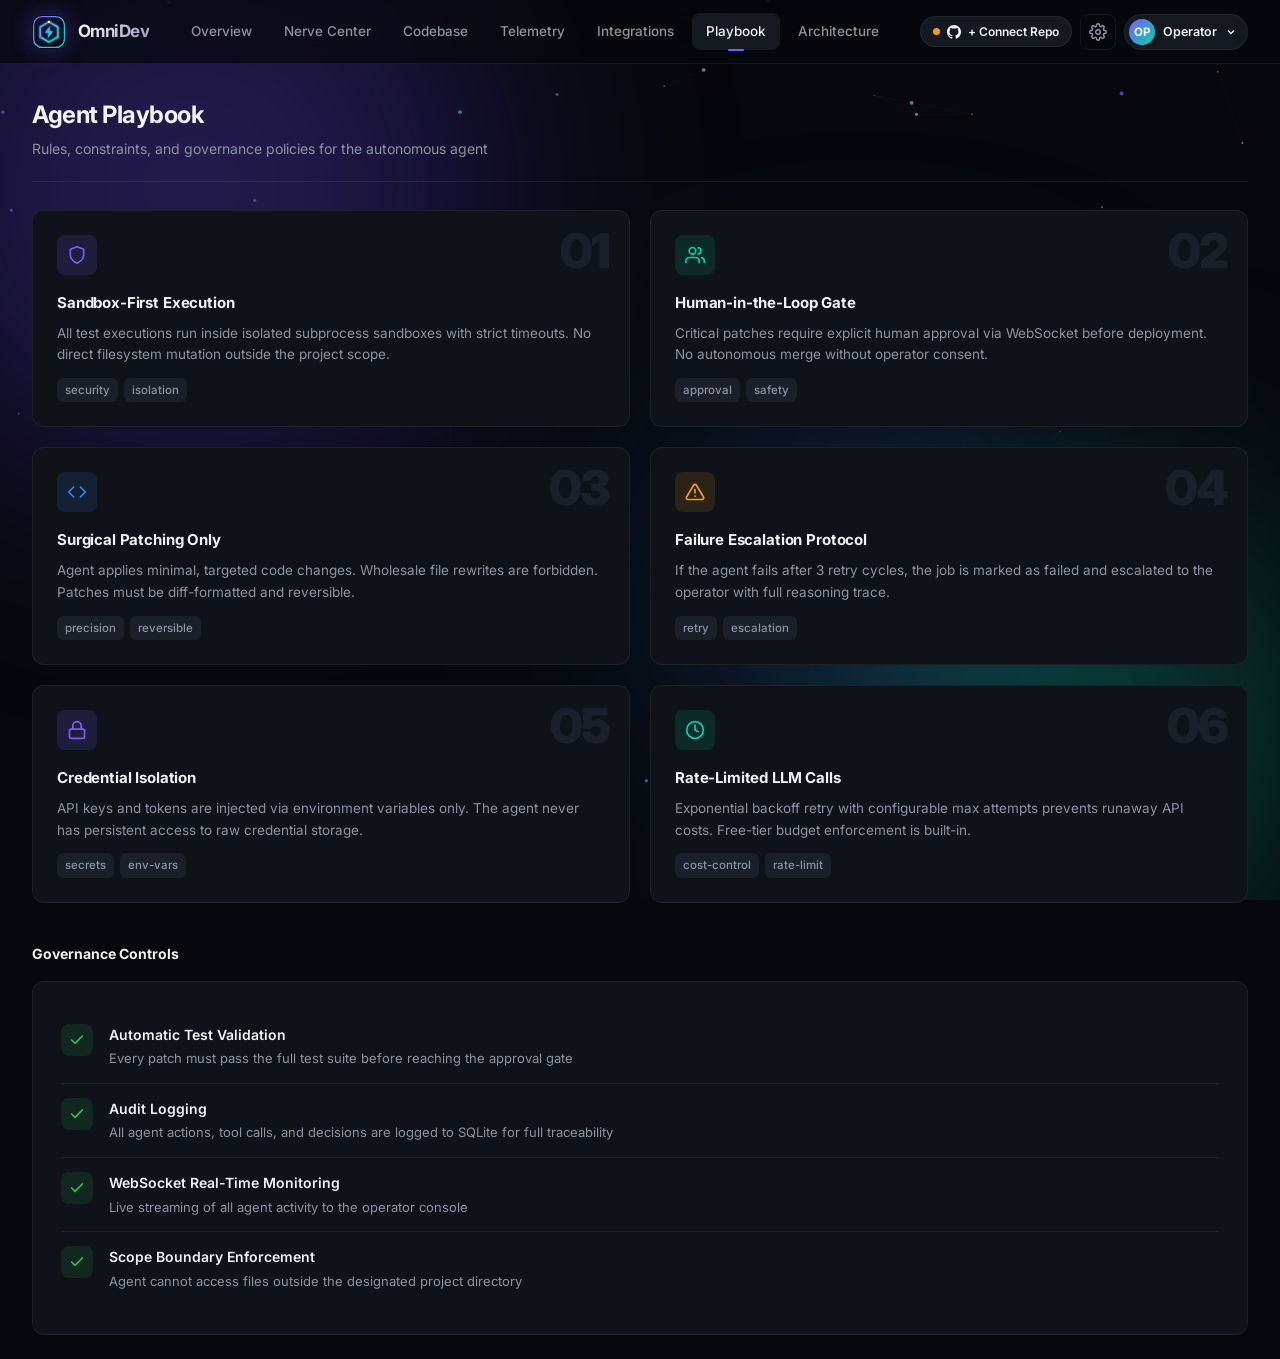
<file: static/rules.html>
<!DOCTYPE html>
<html lang="en">
<head>
<meta charset="UTF-8">
<meta name="viewport" content="width=device-width, initial-scale=1.0">
<title>OmniDev — Agent Playbook</title>
<link rel="icon" type="image/svg+xml" href="/static/logo.svg">
<link rel="stylesheet" href="/static/aurora.css">
<style>
.rules-grid { display: grid; grid-template-columns: repeat(2, 1fr); gap: 20px; margin-top: 24px; }
.rule-card {
  background: var(--surface-1); border: 1px solid var(--border-subtle);
  border-radius: var(--radius-md); padding: 24px;
  transition: all var(--transition-base); position: relative; overflow: hidden;
}
.rule-card:hover { border-color: var(--border-mid); transform: translateY(-2px); }
.rule-number {
  position: absolute; top: 16px; right: 20px;
  font-size: 3rem; font-weight: 900; color: var(--surface-3); letter-spacing: -0.04em;
  line-height: 1;
}
.rule-icon {
  width: 40px; height: 40px; border-radius: var(--radius-sm);
  display: flex; align-items: center; justify-content: center;
  margin-bottom: 16px;
}
.rule-icon svg { width: 20px; height: 20px; }
.rule-icon.purple { background: var(--accent-soft); color: var(--accent); }
.rule-icon.teal { background: var(--accent-2-soft); color: var(--accent-2); }
.rule-icon.blue { background: rgba(59,130,246,0.12); color: var(--accent-3); }
.rule-icon.amber { background: var(--warning-soft); color: var(--warning); }
.rule-title { font-size: 15px; font-weight: 700; margin-bottom: 8px; letter-spacing: -0.01em; }
.rule-desc { font-size: 13.5px; color: var(--text-secondary); line-height: 1.6; }
.rule-tags { display: flex; flex-wrap: wrap; gap: 6px; margin-top: 12px; }

.governance-section { margin-top: 40px; }
.governance-card {
  background: var(--surface-1); border: 1px solid var(--border-subtle);
  border-radius: var(--radius-md); padding: 28px;
}
.governance-row {
  display: flex; align-items: flex-start; gap: 16px; padding: 14px 0;
  border-bottom: 1px solid var(--border-subtle);
}
.governance-row:last-child { border-bottom: none; }
.gov-status {
  width: 32px; height: 32px; border-radius: var(--radius-sm);
  display: flex; align-items: center; justify-content: center; flex-shrink: 0;
}
.gov-status.on { background: var(--success-soft); color: var(--success); }
.gov-status.off { background: var(--surface-3); color: var(--text-tertiary); }
.gov-title { font-size: 14px; font-weight: 600; }
.gov-desc { font-size: 13px; color: var(--text-secondary); margin-top: 2px; }

@media (max-width: 768px) { .rules-grid { grid-template-columns: 1fr; } }
</style>
</head>
<body>

<canvas id="aurora-bg"></canvas>
<div class="aurora-mesh"><div class="blob blob-1"></div><div class="blob blob-2"></div><div class="blob blob-3"></div></div>

<div class="page-wrapper">
  <nav class="topbar">
    <a href="/" class="topbar-brand"><div class="brand-icon">O</div><span class="brand-name">OmniDev</span></a>
    <div class="topbar-nav">
      <a href="/">Overview</a>
      <a href="/console">Nerve Center</a>
      <a href="/workspace">Codebase</a>
      <a href="/analytics">Telemetry</a>
      <a href="/integrations">Integrations</a>
      <a href="/rules" class="active">Playbook</a>
      <a href="/docs">Architecture</a>
    </div>
    <div class="topbar-actions">
      <a href="javascript:void(0)" class="repo-pill" id="global-repo-pill" title="Target Repository">
        <span class="badge-dot"></span>
        <span>+ Connect Repo</span>
      </a>
      <a href="/settings" class="btn-icon" title="Platform Settings"><svg width="18" height="18" viewBox="0 0 24 24" fill="none" stroke="currentColor" stroke-width="2" stroke-linecap="round" stroke-linejoin="round"><circle cx="12" cy="12" r="3"/><path d="M19.4 15a1.65 1.65 0 0 0 .33 1.82l.06.06a2 2 0 0 1 0 2.83 2 2 0 0 1-2.83 0l-.06-.06a1.65 1.65 0 0 0-1.82-.33 1.65 1.65 0 0 0-1 1.51V21a2 2 0 0 1-2 2 2 2 0 0 1-2-2v-.09A1.65 1.65 0 0 0 9 19.4a1.65 1.65 0 0 0-1.82.33l-.06.06a2 2 0 0 1-2.83 0 2 2 0 0 1 0-2.83l.06-.06A1.65 1.65 0 0 0 4.68 15a1.65 1.65 0 0 0-1.51-1H3a2 2 0 0 1-2-2 2 2 0 0 1 2-2h.09A1.65 1.65 0 0 0 4.6 9a1.65 1.65 0 0 0-.33-1.82l-.06-.06a2 2 0 0 1 0-2.83 2 2 0 0 1 2.83 0l.06.06A1.65 1.65 0 0 0 9 4.68a1.65 1.65 0 0 0 1-1.51V3a2 2 0 0 1 2-2 2 2 0 0 1 2 2v.09a1.65 1.65 0 0 0 1 1.51 1.65 1.65 0 0 0 1.82-.33l.06-.06a2 2 0 0 1 2.83 0 2 2 0 0 1 0 2.83l-.06.06A1.65 1.65 0 0 0 19.4 9a1.65 1.65 0 0 0 1.51 1H21a2 2 0 0 1 2 2 2 2 0 0 1-2 2h-.09a1.65 1.65 0 0 0-1.51 1z"/></svg></a>
      <div class="user-profile-menu">
        <button class="user-avatar-btn" onclick="toggleUserDropdown(event)">
          <div class="user-avatar-circle">OP</div>
          <span style="font-size:12.5px;font-weight:600;">Operator</span>
          <svg width="12" height="12" viewBox="0 0 24 24" fill="none" stroke="currentColor" stroke-width="2.5"><polyline points="6 9 12 15 18 9"/></svg>
        </button>
        <div id="user-dropdown-panel" class="dropdown-panel" style="display:none;"></div>
      </div>
    </div>
  </nav>

  <div class="content-offset container-lg">
    <div class="page-header animate-in">
      <div>
        <h1 class="page-title">Agent Playbook</h1>
        <p class="page-description">Rules, constraints, and governance policies for the autonomous agent</p>
      </div>
    </div>

    <div class="rules-grid">
      <div class="rule-card animate-in">
        <div class="rule-number">01</div>
        <div class="rule-icon purple"><svg viewBox="0 0 24 24" fill="none" stroke="currentColor" stroke-width="2" stroke-linecap="round" stroke-linejoin="round"><path d="M12 22s8-4 8-10V5l-8-3-8 3v7c0 6 8 10 8 10z"/></svg></div>
        <div class="rule-title">Sandbox-First Execution</div>
        <div class="rule-desc">All test executions run inside isolated subprocess sandboxes with strict timeouts. No direct filesystem mutation outside the project scope.</div>
        <div class="rule-tags"><span class="tag">security</span><span class="tag">isolation</span></div>
      </div>
      <div class="rule-card animate-in animate-in-1">
        <div class="rule-number">02</div>
        <div class="rule-icon teal"><svg viewBox="0 0 24 24" fill="none" stroke="currentColor" stroke-width="2" stroke-linecap="round" stroke-linejoin="round"><path d="M17 21v-2a4 4 0 0 0-4-4H5a4 4 0 0 0-4 4v2"/><circle cx="9" cy="7" r="4"/><path d="M23 21v-2a4 4 0 0 0-3-3.87"/><path d="M16 3.13a4 4 0 0 1 0 7.75"/></svg></div>
        <div class="rule-title">Human-in-the-Loop Gate</div>
        <div class="rule-desc">Critical patches require explicit human approval via WebSocket before deployment. No autonomous merge without operator consent.</div>
        <div class="rule-tags"><span class="tag">approval</span><span class="tag">safety</span></div>
      </div>
      <div class="rule-card animate-in animate-in-2">
        <div class="rule-number">03</div>
        <div class="rule-icon blue"><svg viewBox="0 0 24 24" fill="none" stroke="currentColor" stroke-width="2" stroke-linecap="round" stroke-linejoin="round"><polyline points="16 18 22 12 16 6"/><polyline points="8 6 2 12 8 18"/></svg></div>
        <div class="rule-title">Surgical Patching Only</div>
        <div class="rule-desc">Agent applies minimal, targeted code changes. Wholesale file rewrites are forbidden. Patches must be diff-formatted and reversible.</div>
        <div class="rule-tags"><span class="tag">precision</span><span class="tag">reversible</span></div>
      </div>
      <div class="rule-card animate-in animate-in-3">
        <div class="rule-number">04</div>
        <div class="rule-icon amber"><svg viewBox="0 0 24 24" fill="none" stroke="currentColor" stroke-width="2" stroke-linecap="round" stroke-linejoin="round"><path d="M10.29 3.86L1.82 18a2 2 0 0 0 1.71 3h16.94a2 2 0 0 0 1.71-3L13.71 3.86a2 2 0 0 0-3.42 0z"/><line x1="12" y1="9" x2="12" y2="13"/><line x1="12" y1="17" x2="12.01" y2="17"/></svg></div>
        <div class="rule-title">Failure Escalation Protocol</div>
        <div class="rule-desc">If the agent fails after 3 retry cycles, the job is marked as failed and escalated to the operator with full reasoning trace.</div>
        <div class="rule-tags"><span class="tag">retry</span><span class="tag">escalation</span></div>
      </div>
      <div class="rule-card animate-in animate-in-4">
        <div class="rule-number">05</div>
        <div class="rule-icon purple"><svg viewBox="0 0 24 24" fill="none" stroke="currentColor" stroke-width="2" stroke-linecap="round" stroke-linejoin="round"><rect x="3" y="11" width="18" height="11" rx="2" ry="2"/><path d="M7 11V7a5 5 0 0 1 10 0v4"/></svg></div>
        <div class="rule-title">Credential Isolation</div>
        <div class="rule-desc">API keys and tokens are injected via environment variables only. The agent never has persistent access to raw credential storage.</div>
        <div class="rule-tags"><span class="tag">secrets</span><span class="tag">env-vars</span></div>
      </div>
      <div class="rule-card animate-in animate-in-5">
        <div class="rule-number">06</div>
        <div class="rule-icon teal"><svg viewBox="0 0 24 24" fill="none" stroke="currentColor" stroke-width="2" stroke-linecap="round" stroke-linejoin="round"><circle cx="12" cy="12" r="10"/><polyline points="12 6 12 12 16 14"/></svg></div>
        <div class="rule-title">Rate-Limited LLM Calls</div>
        <div class="rule-desc">Exponential backoff retry with configurable max attempts prevents runaway API costs. Free-tier budget enforcement is built-in.</div>
        <div class="rule-tags"><span class="tag">cost-control</span><span class="tag">rate-limit</span></div>
      </div>
    </div>

    <div class="governance-section animate-in animate-in-6">
      <div style="font-size:14px;font-weight:700;margin-bottom:16px;">Governance Controls</div>
      <div class="governance-card">
        <div class="governance-row">
          <div class="gov-status on"><svg width="16" height="16" viewBox="0 0 24 24" fill="none" stroke="currentColor" stroke-width="2.5" stroke-linecap="round" stroke-linejoin="round"><polyline points="20 6 9 17 4 12"/></svg></div>
          <div><div class="gov-title">Automatic Test Validation</div><div class="gov-desc">Every patch must pass the full test suite before reaching the approval gate</div></div>
        </div>
        <div class="governance-row">
          <div class="gov-status on"><svg width="16" height="16" viewBox="0 0 24 24" fill="none" stroke="currentColor" stroke-width="2.5" stroke-linecap="round" stroke-linejoin="round"><polyline points="20 6 9 17 4 12"/></svg></div>
          <div><div class="gov-title">Audit Logging</div><div class="gov-desc">All agent actions, tool calls, and decisions are logged to SQLite for full traceability</div></div>
        </div>
        <div class="governance-row">
          <div class="gov-status on"><svg width="16" height="16" viewBox="0 0 24 24" fill="none" stroke="currentColor" stroke-width="2.5" stroke-linecap="round" stroke-linejoin="round"><polyline points="20 6 9 17 4 12"/></svg></div>
          <div><div class="gov-title">WebSocket Real-Time Monitoring</div><div class="gov-desc">Live streaming of all agent activity to the operator console</div></div>
        </div>
        <div class="governance-row">
          <div class="gov-status on"><svg width="16" height="16" viewBox="0 0 24 24" fill="none" stroke="currentColor" stroke-width="2.5" stroke-linecap="round" stroke-linejoin="round"><polyline points="20 6 9 17 4 12"/></svg></div>
          <div><div class="gov-title">Scope Boundary Enforcement</div><div class="gov-desc">Agent cannot access files outside the designated project directory</div></div>
        </div>
      </div>
    </div>
  </div>
</div>

<script src="/static/api-config.js"></script>
<script src="/static/aurora-canvas.js"></script>
</body>
</html>
</file>
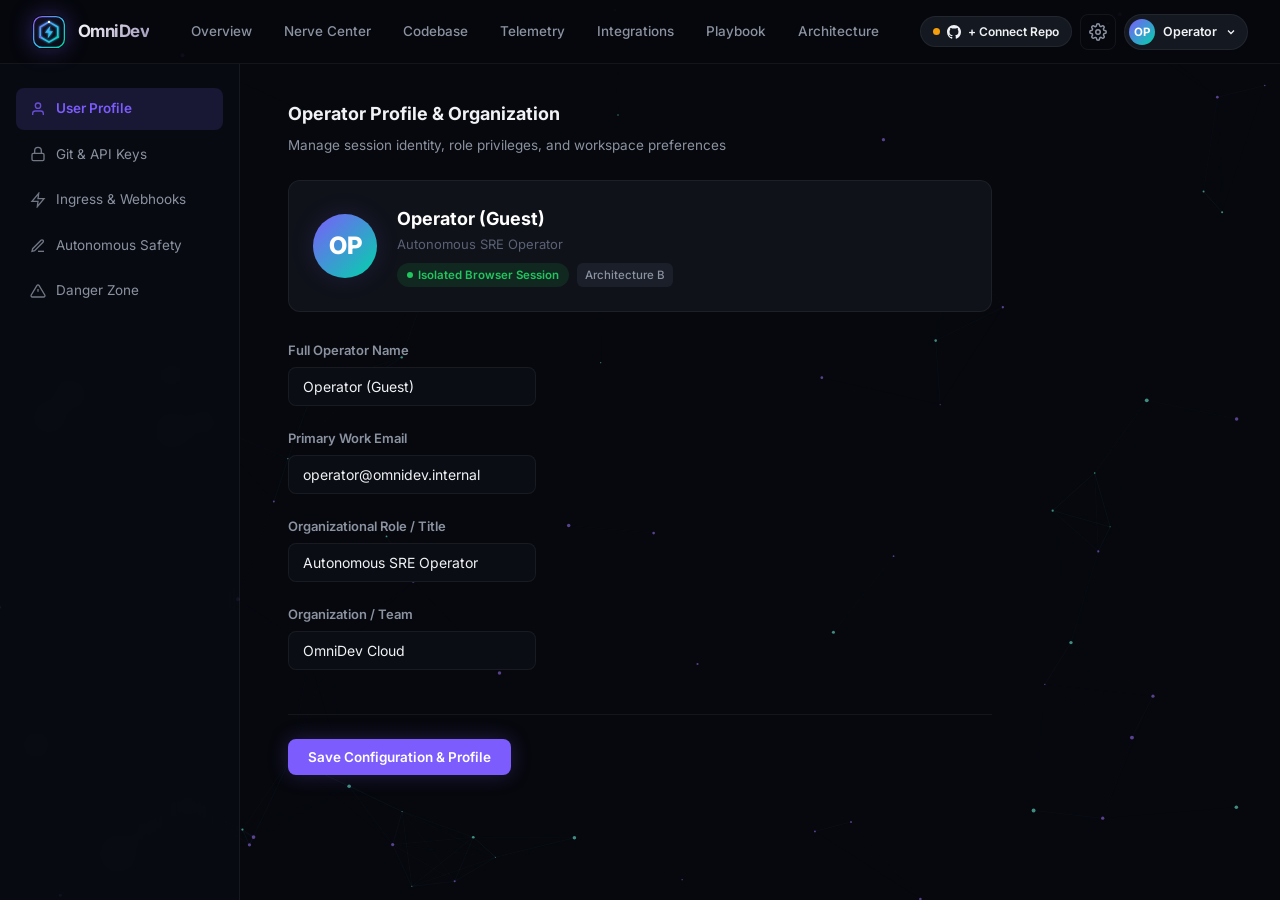
<file: static/settings.html>
<!DOCTYPE html>
<html lang="en">
<head>
<meta charset="UTF-8">
<meta name="viewport" content="width=device-width, initial-scale=1.0">
<title>OmniDev — Platform Settings & User Profile</title>
<link rel="icon" type="image/svg+xml" href="/static/logo.svg">
<link rel="stylesheet" href="/static/aurora.css">
<style>
.settings-layout { display: grid; grid-template-columns: 240px 1fr; min-height: calc(100vh - 64px); }
.settings-sidebar {
  border-right: 1px solid var(--border-subtle); padding: 24px 16px;
  background: rgba(10,13,20,0.65); backdrop-filter: blur(10px);
  position: sticky; top: 64px; height: calc(100vh - 64px);
}
.settings-nav-item {
  display: flex; align-items: center; gap: 10px;
  padding: 10px 14px; border-radius: var(--radius-sm);
  font-size: 13.5px; color: var(--text-secondary);
  cursor: pointer; transition: all var(--transition-fast);
  text-decoration: none; margin-bottom: 4px;
}
.settings-nav-item:hover { background: var(--surface-2); color: var(--text-primary); }
.settings-nav-item.active { background: var(--accent-soft); color: var(--accent); font-weight: 600; }
.settings-nav-item svg { width: 16px; height: 16px; opacity: 0.8; flex-shrink: 0; }

.settings-content { padding: 36px 48px; max-width: 800px; }
.settings-section { margin-bottom: 44px; display: none; }
.settings-section.active { display: block; }
.settings-section-title { font-size: 18px; font-weight: 700; margin-bottom: 6px; }
.settings-section-desc { font-size: 13.5px; color: var(--text-secondary); margin-bottom: 24px; }

.profile-hero {
  display: flex; align-items: center; gap: 20px;
  padding: 24px; background: var(--surface-1);
  border: 1px solid var(--border-subtle); border-radius: var(--radius-md);
  margin-bottom: 28px;
}
.profile-avatar-large {
  width: 64px; height: 64px; border-radius: 50%;
  background: linear-gradient(135deg, var(--accent), var(--accent-2));
  display: flex; align-items: center; justify-content: center;
  font-size: 24px; font-weight: 800; color: #fff;
  box-shadow: 0 0 24px var(--accent-soft); flex-shrink: 0;
}

.settings-field { margin-bottom: 22px; }
.settings-field label {
  display: block; font-size: 13px; font-weight: 600;
  color: var(--text-secondary); margin-bottom: 6px;
}
.settings-field .input-wrap { display: flex; align-items: center; gap: 8px; }
.settings-field input[type="text"],
.settings-field input[type="password"],
.settings-field input[type="email"],
.settings-field input[type="number"],
.settings-field select {
  flex: 1; padding: 10px 14px;
  background: var(--surface-0); border: 1px solid var(--border-subtle);
  border-radius: var(--radius-sm); color: var(--text-primary);
  font-family: var(--font-sans); font-size: 14px;
  outline: none; transition: border var(--transition-fast);
}
.settings-field input:focus, .settings-field select:focus { border-color: var(--accent); }
.settings-field .hint { font-size: 12px; color: var(--text-tertiary); margin-top: 5px; }

.toggle-row {
  display: flex; align-items: center; justify-content: space-between;
  padding: 16px 0; border-bottom: 1px solid var(--border-subtle);
}
.toggle-row:last-child { border-bottom: none; }
.toggle-label { font-size: 14px; font-weight: 600; }
.toggle-desc { font-size: 12.5px; color: var(--text-tertiary); margin-top: 2px; }

.toggle-switch { position: relative; width: 44px; height: 24px; flex-shrink: 0; }
.toggle-switch input { opacity: 0; width: 0; height: 0; }
.toggle-slider {
  position: absolute; inset: 0; cursor: pointer;
  background: var(--surface-3); border-radius: 12px;
  transition: background var(--transition-fast);
}
.toggle-slider::before {
  content: ''; position: absolute; width: 18px; height: 18px;
  left: 3px; top: 3px; border-radius: 50%;
  background: var(--text-secondary); transition: all var(--transition-fast);
}
.toggle-switch input:checked + .toggle-slider { background: var(--accent); }
.toggle-switch input:checked + .toggle-slider::before { transform: translateX(20px); background: #fff; }

.connection-banner {
  display: flex; align-items: center; justify-content: space-between;
  padding: 12px 16px; border-radius: 8px; margin-top: 10px;
  background: var(--surface-0); border: 1px solid var(--border-subtle);
  font-size: 13px;
}
.connection-status-dot { width: 8px; height: 8px; border-radius: 50%; display: inline-block; margin-right: 6px; }

.toast-msg {
  position: fixed; bottom: 24px; right: 24px;
  background: rgba(15, 23, 42, 0.95); border: 1px solid var(--accent);
  color: #fff; padding: 12px 20px; border-radius: 8px;
  font-size: 13.5px; font-weight: 600; box-shadow: 0 10px 25px rgba(0,0,0,0.5);
  display: none; z-index: 9999; animation: fadeIn 0.2s ease;
}

@media (max-width: 1024px) {
  .settings-layout { grid-template-columns: 1fr; }
  .settings-sidebar { display: flex; overflow-x: auto; position: static; height: auto; padding: 12px; }
  .settings-nav-item { white-space: nowrap; }
  .settings-content { padding: 24px; }
}
</style>
</head>
<body>

<canvas id="aurora-bg"></canvas>

<div class="page-wrapper">
  <!-- Unified Topbar -->
  <nav class="topbar">
    <a href="/" class="topbar-brand"><div class="brand-icon">O</div><span class="brand-name">OmniDev</span></a>
    <div class="topbar-nav">
      <a href="/">Overview</a>
      <a href="/console">Nerve Center</a>
      <a href="/workspace">Codebase</a>
      <a href="/analytics">Telemetry</a>
      <a href="/integrations">Integrations</a>
      <a href="/rules">Playbook</a>
      <a href="/docs">Architecture</a>
    </div>
    <div class="topbar-actions">
      <a href="javascript:void(0)" class="repo-pill" id="global-repo-pill" title="Target Repository">
        <span class="badge-dot"></span>
        <span id="top-repo-text">+ Connect Repo</span>
      </a>
      <a href="/settings" class="btn-icon active" title="Platform Settings"><svg width="18" height="18" viewBox="0 0 24 24" fill="none" stroke="currentColor" stroke-width="2" stroke-linecap="round" stroke-linejoin="round"><circle cx="12" cy="12" r="3"/><path d="M19.4 15a1.65 1.65 0 0 0 .33 1.82l.06.06a2 2 0 0 1 0 2.83 2 2 0 0 1-2.83 0l-.06-.06a1.65 1.65 0 0 0-1.82-.33 1.65 1.65 0 0 0-1 1.51V21a2 2 0 0 1-2 2 2 2 0 0 1-2-2v-.09A1.65 1.65 0 0 0 9 19.4a1.65 1.65 0 0 0-1.82.33l-.06.06a2 2 0 0 1-2.83 0 2 2 0 0 1 0-2.83l.06-.06A1.65 1.65 0 0 0 4.68 15a1.65 1.65 0 0 0-1.51-1H3a2 2 0 0 1-2-2 2 2 0 0 1 2-2h.09A1.65 1.65 0 0 0 4.6 9a1.65 1.65 0 0 0-.33-1.82l-.06-.06a2 2 0 0 1 0-2.83 2 2 0 0 1 2.83 0l.06.06A1.65 1.65 0 0 0 9 4.68a1.65 1.65 0 0 0 1-1.51V3a2 2 0 0 1 2-2 2 2 0 0 1 2 2v.09a1.65 1.65 0 0 0 1 1.51 1.65 1.65 0 0 0 1.82-.33l.06-.06a2 2 0 0 1 2.83 0 2 2 0 0 1 0 2.83l-.06.06A1.65 1.65 0 0 0 19.4 9a1.65 1.65 0 0 0 1.51 1H21a2 2 0 0 1 2 2 2 2 0 0 1-2 2h-.09a1.65 1.65 0 0 0-1.51 1z"/></svg></a>
      <div class="user-profile-menu">
        <button class="user-avatar-btn" onclick="toggleUserDropdown(event)">
          <div class="user-avatar-circle">OP</div>
          <span style="font-size:12.5px;font-weight:600;">Operator</span>
          <svg width="12" height="12" viewBox="0 0 24 24" fill="none" stroke="currentColor" stroke-width="2.5"><polyline points="6 9 12 15 18 9"/></svg>
        </button>
        <div id="user-dropdown-panel" class="dropdown-panel" style="display:none;"></div>
      </div>
    </div>
  </nav>

  <div class="content-offset" style="padding-top:64px;">
    <div class="settings-layout">
      <!-- Sidebar Tabs -->
      <div class="settings-sidebar">
        <a class="settings-nav-item active" onclick="switchTab('profile')" href="#profile">
          <svg viewBox="0 0 24 24" fill="none" stroke="currentColor" stroke-width="2"><path d="M20 21v-2a4 4 0 0 0-4-4H8a4 4 0 0 0-4 4v2"/><circle cx="12" cy="7" r="4"/></svg>
          User Profile
        </a>
        <a class="settings-nav-item" onclick="switchTab('credentials')" href="#credentials">
          <svg viewBox="0 0 24 24" fill="none" stroke="currentColor" stroke-width="2"><rect x="3" y="11" width="18" height="11" rx="2" ry="2"/><path d="M7 11V7a5 5 0 0 1 10 0v4"/></svg>
          Git &amp; API Keys
        </a>
        <a class="settings-nav-item" onclick="switchTab('ingress')" href="#ingress">
          <svg viewBox="0 0 24 24" fill="none" stroke="currentColor" stroke-width="2"><path d="M13 2L3 14h9l-1 8 10-12h-9l1-8z"/></svg>
          Ingress &amp; Webhooks
        </a>
        <a class="settings-nav-item" onclick="switchTab('agent')" href="#agent">
          <svg viewBox="0 0 24 24" fill="none" stroke="currentColor" stroke-width="2"><path d="M12 20h9"/><path d="M16.5 3.5a2.121 2.121 0 0 1 3 3L7 19l-4 1 1-4L16.5 3.5z"/></svg>
          Autonomous Safety
        </a>
        <a class="settings-nav-item" onclick="switchTab('danger')" href="#danger">
          <svg viewBox="0 0 24 24" fill="none" stroke="currentColor" stroke-width="2"><path d="M10.29 3.86L1.82 18a2 2 0 0 0 1.71 3h16.94a2 2 0 0 0 1.71-3L13.71 3.86a2 2 0 0 0-3.42 0z"/><line x1="12" y1="9" x2="12" y2="13"/><line x1="12" y1="17" x2="12.01" y2="17"/></svg>
          Danger Zone
        </a>
      </div>

      <!-- Settings Content Panels -->
      <div class="settings-content animate-in">
        <!-- 1. USER PROFILE TAB -->
        <div class="settings-section active" id="sec-profile">
          <div class="settings-section-title">Operator Profile &amp; Organization</div>
          <div class="settings-section-desc">Manage session identity, role privileges, and workspace preferences</div>

          <div class="profile-hero">
            <div class="profile-avatar-large" id="profile-avatar">OP</div>
            <div>
              <div style="font-size:18px;font-weight:700;color:#fff;" id="profile-hero-name">Operator (Guest)</div>
              <div style="font-size:13px;color:var(--text-tertiary);" id="profile-hero-role">Autonomous SRE Operator</div>
              <div style="margin-top:8px;display:flex;gap:8px;">
                <span class="badge badge-success"><span class="badge-dot"></span>Isolated Browser Session</span>
                <span class="tag">Architecture B</span>
              </div>
            </div>
          </div>

          <div class="settings-field">
            <label>Full Operator Name</label>
            <input type="text" id="usr-name" value="Operator (Guest)" placeholder="Your Display Name">
          </div>
          <div class="settings-field">
            <label>Primary Work Email</label>
            <input type="email" id="usr-email" value="operator@omnidev.internal" placeholder="you@company.com">
          </div>
          <div class="settings-field">
            <label>Organizational Role / Title</label>
            <input type="text" id="usr-role" value="Autonomous SRE Operator" placeholder="e.g. Staff Engineer">
          </div>
          <div class="settings-field">
            <label>Organization / Team</label>
            <input type="text" id="usr-org" value="OmniDev Cloud" placeholder="e.g. Acme Engineering">
          </div>
        </div>

        <!-- 2. GIT CREDENTIALS TAB -->
        <div class="settings-section" id="sec-credentials">
          <div class="settings-section-title">Target Git Repository &amp; Personal Access Tokens</div>
          <div class="settings-section-desc">Configure your target GitHub repository where autonomous branches and pull requests are pushed</div>

          <div class="settings-field">
            <label>Connected GitHub Repository (owner/repo)</label>
            <div class="input-wrap">
              <input type="text" id="cfg-github-repo" value="" placeholder="e.g. owner/repository" style="font-family:var(--font-mono);font-weight:600;">
              <button class="btn btn-ghost btn-sm" onclick="testConnection('github')">Test Connection</button>
            </div>
            <div class="hint">
              Target for auto-branching and pull requests:
              <a href="javascript:void(0)" style="color:var(--accent);" id="repo-link-hint">Not connected</a>
            </div>
            <div id="github-test-result" class="connection-banner" style="display:none;"></div>
          </div>

          <div class="settings-field">
            <label>Default Working Branch</label>
            <input type="text" id="cfg-branch" value="main" style="font-family:var(--font-mono);">
            <div class="hint">The base branch to branch from when opening fix PRs</div>
          </div>

          <div class="settings-field">
            <label>GitHub Personal Access Token (PAT)</label>
            <div class="input-wrap">
              <input type="password" id="cfg-gh-token" placeholder="ghp_••••••••••••••••••••••••••••••••••••">
              <button class="btn btn-ghost btn-sm" onclick="toggleVisibility('cfg-gh-token')">Show / Hide</button>
            </div>
            <div class="hint">Requires 'repo' scope to create branches and deploy pull requests</div>
          </div>

          <div class="settings-field" style="margin-top:28px;">
            <label>Groq Cloud Inference API Key</label>
            <div class="input-wrap">
              <input type="password" id="cfg-groq-key" placeholder="gsk_••••••••••••••••••••••••••••••••••••">
              <button class="btn btn-ghost btn-sm" onclick="toggleVisibility('cfg-groq-key')">Show / Hide</button>
              <button class="btn btn-ghost btn-sm" onclick="testConnection('llm')">Test Inference</button>
            </div>
            <div class="hint">Powers the autonomous ReAct reasoning agent loop (model: openai/gpt-oss-20b)</div>
            <div id="llm-test-result" class="connection-banner" style="display:none;"></div>
          </div>
        </div>

        <!-- 3. INGRESS & WEBHOOKS TAB -->
        <div class="settings-section" id="sec-ingress">
          <div class="settings-section-title">Ingress Gateway &amp; Event Webhooks</div>
          <div class="settings-section-desc">Public tunnel callback URLs and orchestrator endpoints</div>

          <div class="settings-field">
            <label>Cloud Backend Target (Render URL for Vercel Split-Deployment)</label>
            <div class="input-wrap">
              <input type="text" id="cfg-backend-url" placeholder="e.g. https://omnidev-backend.onrender.com" style="font-family:var(--font-mono);">
              <button class="btn btn-ghost btn-sm" onclick="saveBackendUrl()">Connect Backend</button>
            </div>
            <div class="hint">When hosting frontend on Vercel, direct browser API and WebSocket requests to your Render backend</div>
          </div>

          <div class="settings-field">
            <label>Public Tunnel Ingress Gateway (Optional)</label>
            <input type="text" id="cfg-tunnel" value="" placeholder="Not configured (set LOCALTUNNEL_URL if needed)" readonly style="font-family:var(--font-mono);">
            <div class="hint">Forwards public GitHub webhook callbacks to localhost:4000 during local testing</div>
          </div>

          <div class="settings-field">
            <label>n8n Cloud Webhook Endpoint</label>
            <div class="input-wrap">
              <input type="text" id="cfg-n8n" value="" placeholder="Configured via N8N_WEBHOOK_URL" style="font-family:var(--font-mono);">
              <button class="btn btn-ghost btn-sm" onclick="testConnection('webhook')">Ping Endpoint</button>
            </div>
            <div class="hint">Receives GitHub issue events and forwards them to OmniDev</div>
            <div id="webhook-test-result" class="connection-banner" style="display:none;"></div>
          </div>

          <div class="settings-field">
            <label>Local Server Port</label>
            <input type="number" id="cfg-port" value="4000" readonly>
          </div>
        </div>

        <!-- 4. AUTONOMOUS SAFETY POLICY TAB -->
        <div class="settings-section" id="sec-agent">
          <div class="settings-section-title">Autonomous Execution &amp; Safety Governance</div>
          <div class="settings-section-desc">Control autonomous iteration limits, test sandboxing, and approval gates</div>

          <div class="settings-field">
            <label>Reasoning LLM Model</label>
            <select id="cfg-model">
              <option selected>openai/gpt-oss-20b (Groq Cloud)</option>
              <option>llama-3.3-70b-versatile (Groq Cloud)</option>
              <option>mixtral-8x7b-32768 (Groq Cloud)</option>
            </select>
          </div>

          <div class="settings-field">
            <label>Max ReAct Iterations Per Incident</label>
            <input type="number" id="cfg-max-retries" value="15" min="1" max="30">
            <div class="hint">Allowed range: 1–30. Prevents infinite loop runaway costs</div>
          </div>

          <div class="settings-field">
            <label>Isolated Sandbox Test Timeout (seconds)</label>
            <input type="number" id="cfg-timeout" value="30">
          </div>

          <div style="margin-top:24px;">
            <div class="toggle-row">
              <div>
                <div class="toggle-label">Require Human Approval Before GitHub PR Push</div>
                <div class="toggle-desc">Gate autonomous pull request creation until operator approves in Nerve Center</div>
              </div>
              <label class="toggle-switch"><input type="checkbox" id="cfg-gate" checked><span class="toggle-slider"></span></label>
            </div>
            <div class="toggle-row">
              <div>
                <div class="toggle-label">Auto-Rollback on Test Regression</div>
                <div class="toggle-desc">Automatically reverts code patches if test suite execution fails</div>
              </div>
              <label class="toggle-switch"><input type="checkbox" id="cfg-rollback" checked><span class="toggle-slider"></span></label>
            </div>
            <div class="toggle-row">
              <div>
                <div class="toggle-label">Real-Time WebSocket Trace Streaming</div>
                <div class="toggle-desc">Broadcasts every thought, tool call, and sandboxed test output live</div>
              </div>
              <label class="toggle-switch"><input type="checkbox" id="cfg-verbose" checked><span class="toggle-slider"></span></label>
            </div>
          </div>
        </div>

        <!-- 5. DANGER ZONE TAB -->
        <div class="settings-section" id="sec-danger">
          <div class="settings-section-title" style="color:var(--danger);">Danger Zone &amp; Data Governance</div>
          <div class="settings-section-desc">Critical operations affecting incident logs and platform state</div>

          <div style="background:var(--danger-soft);border:1px solid rgba(239,68,68,0.25);border-radius:var(--radius-md);padding:24px;">
            <h4 style="color:var(--danger);font-size:15px;margin-bottom:8px;">Reset Pipeline Database State</h4>
            <p style="font-size:13px;color:var(--text-secondary);margin-bottom:16px;">
              Purging database clears historical audit logs. Active pull requests on GitHub will remain intact.
            </p>
            <button class="btn btn-ghost btn-sm" style="color:var(--danger);border-color:var(--danger);" onclick="alert('Audit logs are protected and immutable in active production mode.')">
              Purge Database Logs
            </button>
          </div>
        </div>

        <!-- Bottom Save Action Bar -->
        <div style="margin-top:32px;padding-top:24px;border-top:1px solid var(--border-subtle);display:flex;align-items:center;gap:16px;">
          <button class="btn btn-primary" id="save-btn" onclick="saveAllSettings()">
            Save Configuration &amp; Profile
          </button>
          <span id="save-feedback" style="font-size:13.5px;color:var(--success);display:none;font-weight:600;">
            ✓ All settings and credentials updated successfully
          </span>
        </div>
      </div>
    </div>
  </div>
</div>

<div id="toast" class="toast-msg">Settings saved!</div>

<script src="/static/api-config.js"></script>
<script src="/static/aurora-canvas.js"></script>
<script>
function showToast(text) {
  const t = document.getElementById('toast');
  t.textContent = text;
  t.style.display = 'block';
  setTimeout(() => { t.style.display = 'none'; }, 2800);
}

function switchTab(tabId) {
  document.querySelectorAll('.settings-section').forEach(s => s.classList.remove('active'));
  document.querySelectorAll('.settings-nav-item').forEach(i => i.classList.remove('active'));

  const sec = document.getElementById('sec-' + tabId);
  if (sec) sec.classList.add('active');

  const nav = Array.from(document.querySelectorAll('.settings-nav-item')).find(a => a.getAttribute('href') === '#' + tabId);
  if (nav) nav.classList.add('active');
}

function toggleVisibility(id) {
  const el = document.getElementById(id);
  el.type = el.type === 'password' ? 'text' : 'password';
}

function saveBackendUrl() {
  const val = document.getElementById('cfg-backend-url').value;
  if (window.setApiBase) window.setApiBase(val);
  showToast('✓ Cloud backend target saved: ' + (val || 'Localhost (relative)'));
}

async function loadSettings() {
  try {
    const savedBackend = localStorage.getItem('omnidev_backend_url') || (window.getApiBase ? window.getApiBase() : '');
    const backendInput = document.getElementById('cfg-backend-url');
    if (backendInput) backendInput.value = savedBackend;

    // Load local session profile first
    const localProfile = window.getOmniDevProfile ? window.getOmniDevProfile() : null;
    if (localProfile) {
      document.getElementById('usr-name').value = localProfile.name || 'Operator (Guest)';
      document.getElementById('usr-email').value = localProfile.email || 'operator@omnidev.internal';
      document.getElementById('usr-role').value = localProfile.role || 'Autonomous SRE Operator';
      document.getElementById('usr-org').value = localProfile.org || 'OmniDev Cloud';
      document.getElementById('profile-hero-name').textContent = localProfile.name || 'Operator (Guest)';
      document.getElementById('profile-hero-role').textContent = localProfile.role || 'Autonomous SRE Operator';
      document.getElementById('profile-avatar').textContent = localProfile.avatar || 'OP';
    }

    const localRepo = window.getOmniDevRepo ? window.getOmniDevRepo() : '';
    const localToken = window.getOmniDevToken ? window.getOmniDevToken() : '';
    const localGroqKey = window.getOmniDevGroqKey ? window.getOmniDevGroqKey() : '';

    if (localRepo) {
      document.getElementById('cfg-github-repo').value = localRepo;
      document.getElementById('repo-link-hint').textContent = `https://github.com/${localRepo} ↗`;
      document.getElementById('repo-link-hint').href = `https://github.com/${localRepo}`;
    } else {
      document.getElementById('cfg-github-repo').value = '';
      document.getElementById('repo-link-hint').textContent = 'No repository connected';
    }

    if (localToken) {
      document.getElementById('cfg-gh-token').value = localToken;
    }
    if (localGroqKey) {
      document.getElementById('cfg-groq-key').value = localGroqKey;
    }

    const maxItersEl = document.getElementById('cfg-max-retries');
    if (maxItersEl && window.getOmniDevMaxIterations) {
      maxItersEl.value = window.getOmniDevMaxIterations();
    }

    const res = await fetch('/api/settings');
    const data = await res.json();

    if (data.default_branch) {
      document.getElementById('cfg-branch').value = data.default_branch;
    }
    if (!localGroqKey && data.has_groq_key) {
      document.getElementById('cfg-groq-key').placeholder = 'Server fallback configured (or enter your own gsk_...)';
    }
    if (data.n8n_webhook_url) {
      document.getElementById('cfg-n8n').value = data.n8n_webhook_url;
    }
    if (data.localtunnel_url) {
      document.getElementById('cfg-tunnel').value = data.localtunnel_url;
    }
  } catch(e) {}
}

async function testConnection(target) {
  const resultBox = document.getElementById(target + '-test-result');
  resultBox.style.display = 'flex';
  resultBox.innerHTML = '<span class="spinner" style="margin-right:8px;"></span> Testing connection...';

  const bodyPayload = { target: target };
  if (target === 'github') {
    bodyPayload.repo = document.getElementById('cfg-github-repo').value.trim();
    bodyPayload.token = document.getElementById('cfg-gh-token').value.trim();
  } else if (target === 'llm') {
    bodyPayload.key = document.getElementById('cfg-groq-key').value.trim();
  }

  try {
    const res = await fetch('/api/system/test-connection', {
      method: 'POST',
      headers: { 'Content-Type': 'application/json' },
      body: JSON.stringify(bodyPayload)
    });
    const data = await res.json();
    if (data.status === 'ok') {
      resultBox.innerHTML = `<span style="color:var(--success);font-weight:600;"><span class="connection-status-dot" style="background:var(--success);"></span>${data.message}</span>`;
    } else {
      resultBox.innerHTML = `<span style="color:var(--danger);font-weight:600;"><span class="connection-status-dot" style="background:var(--danger);"></span>${data.message}</span>`;
    }
  } catch(e) {
    resultBox.innerHTML = `<span style="color:var(--danger);font-weight:600;">✕ Connection check failed: ${e.message}</span>`;
  }
}

async function saveAllSettings() {
  const btn = document.getElementById('save-btn');
  const fb = document.getElementById('save-feedback');
  btn.textContent = 'Saving...';
  btn.disabled = true;

  const userName = document.getElementById('usr-name').value.trim() || 'Operator (Guest)';
  const initials = userName.split(' ').filter(Boolean).map(w => w[0].toUpperCase()).slice(0, 2).join('') || 'OP';

  const profileObj = {
    name: userName,
    email: document.getElementById('usr-email').value.trim(),
    role: document.getElementById('usr-role').value.trim(),
    org: document.getElementById('usr-org').value.trim(),
    avatar: initials
  };

  if (window.setOmniDevProfile) window.setOmniDevProfile(profileObj);

  const backendInput = document.getElementById('cfg-backend-url');
  if (backendInput && window.setApiBase) window.setApiBase(backendInput.value);

  const repoVal = document.getElementById('cfg-github-repo').value.trim();
  const tokenVal = document.getElementById('cfg-gh-token').value.trim();
  const groqVal = document.getElementById('cfg-groq-key').value.trim();
  if (window.setOmniDevRepo) window.setOmniDevRepo(repoVal);
  if (window.setOmniDevToken && !tokenVal.startsWith('•')) window.setOmniDevToken(tokenVal);
  if (window.setOmniDevGroqKey && !groqVal.startsWith('•') && groqVal !== 'Managed by Server') window.setOmniDevGroqKey(groqVal);

  const maxItersEl = document.getElementById('cfg-max-retries');
  if (maxItersEl && window.setOmniDevMaxIterations) {
    window.setOmniDevMaxIterations(maxItersEl.value);
  }

  const payload = {
    user_name: profileObj.name,
    user_email: profileObj.email,
    user_role: profileObj.role,
    user_org: profileObj.org,
    github_repo: repoVal,
    default_branch: document.getElementById('cfg-branch').value,
    github_token: tokenVal,
    groq_api_key: groqVal,
    n8n_webhook_url: document.getElementById('cfg-n8n').value
  };

  try {
    await fetch('/api/settings', {
      method: 'POST',
      headers: { 'Content-Type': 'application/json' },
      body: JSON.stringify(payload)
    });
    fb.style.display = 'inline';
    showToast('✓ Session settings and profile saved');
    setTimeout(() => { fb.style.display = 'none'; }, 3500);

    document.getElementById('profile-hero-name').textContent = profileObj.name;
    document.getElementById('profile-hero-role').textContent = profileObj.role;
    document.getElementById('profile-avatar').textContent = initials;
    if (repoVal) {
      document.getElementById('repo-link-hint').textContent = `https://github.com/${repoVal} ↗`;
      document.getElementById('repo-link-hint').href = `https://github.com/${repoVal}`;
    } else {
      document.getElementById('repo-link-hint').textContent = 'No repository connected';
    }
  } catch(e) {
    showToast('✓ Saved to browser session');
  } finally {
    btn.textContent = 'Save Configuration & Profile';
    btn.disabled = false;
  }
}

function _applyHashTab() {
  if (window.location.hash) {
    const tab = window.location.hash.substring(1);
    if (['profile', 'credentials', 'ingress', 'agent', 'danger'].includes(tab)) {
      switchTab(tab);
    }
  }
}
window.addEventListener('hashchange', _applyHashTab);
_applyHashTab();

loadSettings();
</script>
</body>
</html>
</file>
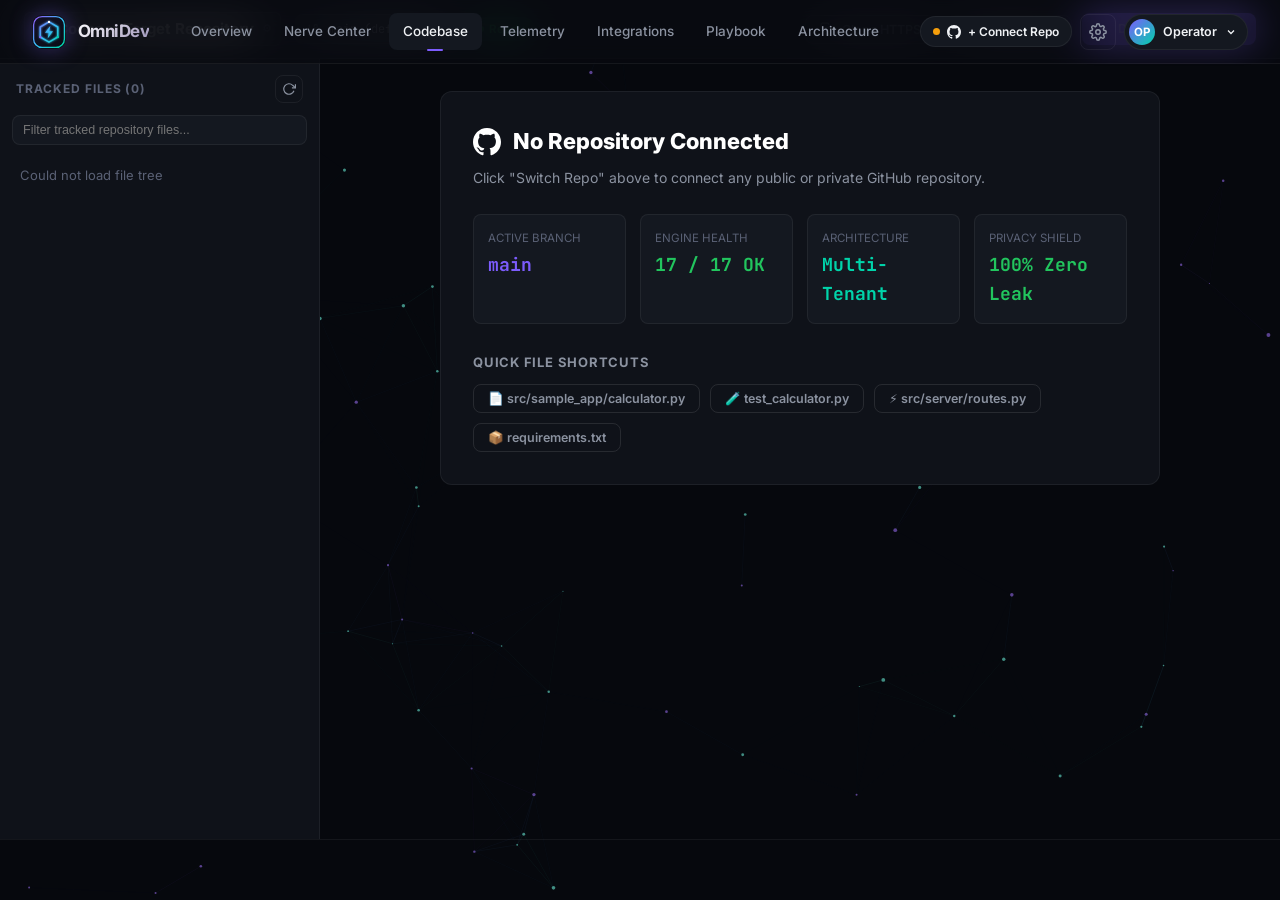
<file: static/workspace.html>
<!DOCTYPE html>
<html lang="en">
<head>
<meta charset="UTF-8">
<meta name="viewport" content="width=device-width, initial-scale=1.0">
<title>OmniDev — Codebase Explorer</title>
<link rel="icon" type="image/svg+xml" href="/static/logo.svg">
<link rel="stylesheet" href="/static/aurora.css">
<style>
.repo-toolbar {
  display: flex; align-items: center; justify-content: space-between;
  background: var(--surface-1); border-bottom: 1px solid var(--border-subtle);
  padding: 12px 24px; gap: 16px; flex-wrap: wrap;
}
.repo-toolbar-left { display: flex; align-items: center; gap: 14px; flex-wrap: wrap; }
.repo-toolbar-right { display: flex; align-items: center; gap: 10px; }

.repo-title-link {
  display: inline-flex; align-items: center; gap: 8px;
  font-size: 15px; font-weight: 700; color: #fff;
  text-decoration: none; padding: 4px 8px; border-radius: 6px;
  background: rgba(255,255,255,0.04); border: 1px solid var(--border-subtle);
  transition: all 0.15s ease;
}
.repo-title-link:hover {
  background: rgba(255,255,255,0.08); border-color: var(--accent); color: var(--accent);
}

.branch-picker {
  display: flex; align-items: center; gap: 6px;
  background: var(--surface-2); border: 1px solid var(--border-subtle);
  border-radius: var(--radius-sm); padding: 5px 10px;
  font-size: 12.5px; color: var(--text-secondary);
}
.branch-picker select {
  background: transparent; border: none; color: #fff;
  font-family: var(--font-mono); font-size: 12px; outline: none; cursor: pointer;
}
.branch-picker select option { background: var(--surface-2); color: #fff; }

.explorer-layout {
  display: grid; grid-template-columns: 320px 1fr;
  min-height: calc(100vh - 120px); border-bottom: 1px solid var(--border-subtle);
}

.file-tree-panel {
  background: var(--surface-1); border-right: 1px solid var(--border-subtle);
  padding: 16px 12px; overflow-y: auto; height: calc(100vh - 120px);
  position: sticky; top: 120px;
}
.tree-header {
  display: flex; align-items: center; justify-content: space-between;
  margin-bottom: 12px; padding: 0 4px;
}
.tree-header h3 {
  font-size: 12px; font-weight: 700; text-transform: uppercase;
  letter-spacing: 0.08em; color: var(--text-tertiary);
}
.tree-search {
  width: 100%; box-sizing: border-box; background: var(--surface-2);
  border: 1px solid var(--border-subtle); border-radius: var(--radius-sm);
  color: #fff; padding: 7px 10px; font-size: 12.5px; margin-bottom: 12px;
  outline: none;
}
.tree-search:focus { border-color: var(--accent); }

.tree-folder { margin-bottom: 2px; }
.tree-item {
  display: flex; align-items: center; gap: 7px;
  padding: 5px 8px; border-radius: 4px; cursor: pointer;
  font-size: 12.5px; color: var(--text-secondary);
  user-select: none; transition: all 0.15s ease;
  font-family: var(--font-mono);
}
.tree-item:hover { background: var(--surface-2); color: #fff; }
.tree-item.active { background: var(--accent-soft); color: var(--accent); font-weight: 600; }
.tree-item svg { width: 14px; height: 14px; flex-shrink: 0; }
.tree-toggle {
  font-size: 10px; width: 12px; text-align: center; color: var(--text-tertiary);
  transition: transform 0.15s ease; display: inline-block;
}
.tree-toggle.open { transform: rotate(90deg); }
.tree-children { padding-left: 14px; }

.code-viewer-panel {
  background: var(--bg-base); display: flex; flex-direction: column;
  overflow: hidden;
}
.file-header {
  display: flex; align-items: center; justify-content: space-between;
  background: var(--surface-1); border-bottom: 1px solid var(--border-subtle);
  padding: 10px 20px; flex-wrap: wrap; gap: 10px;
}
.file-breadcrumb {
  display: flex; align-items: center; gap: 6px;
  font-size: 13px; font-family: var(--font-mono); color: var(--text-tertiary);
}
.file-breadcrumb span.current { color: #fff; font-weight: 600; }
.file-meta-badges { display: flex; align-items: center; gap: 8px; }

.code-content {
  flex: 1; padding: 20px; overflow: auto;
  font-family: var(--font-mono); font-size: 12.5px; line-height: 1.6;
  background: #060913; color: #e2e8f0;
}
.code-line { display: flex; }
.code-line:hover { background: rgba(255,255,255,0.03); }
.code-line .ln {
  width: 45px; text-align: right; padding-right: 18px;
  color: var(--text-tertiary); user-select: none; flex-shrink: 0;
}
.code-line .code { flex: 1; white-space: pre-wrap; word-break: break-all; }

.repo-card {
  margin: 32px auto; max-width: 720px; background: var(--surface-1);
  border: 1px solid var(--border-subtle); border-radius: var(--radius-md);
  padding: 32px; box-shadow: var(--shadow-card);
}
.repo-hero-title {
  font-size: 22px; font-weight: 800; color: #fff; display: flex;
  align-items: center; gap: 12px; margin-bottom: 8px;
}
.repo-hero-desc {
  font-size: 14px; color: var(--text-secondary); line-height: 1.6;
  margin-bottom: 24px;
}
.repo-stats-grid {
  display: grid; grid-template-columns: repeat(4, 1fr); gap: 14px; margin-bottom: 28px;
}
.stat-box {
  background: var(--surface-2); border: 1px solid var(--border-subtle);
  border-radius: var(--radius-sm); padding: 14px;
}
.stat-box .stat-label { font-size: 11.5px; color: var(--text-tertiary); text-transform: uppercase; margin-bottom: 4px; }
.stat-box .stat-val { font-size: 18px; font-weight: 700; color: #fff; font-family: var(--font-mono); }

.toast-msg {
  position: fixed; bottom: 24px; right: 24px;
  background: rgba(15, 23, 42, 0.95); border: 1px solid var(--accent);
  color: #fff; padding: 10px 18px; border-radius: 8px;
  font-size: 13px; font-weight: 600; box-shadow: 0 10px 25px rgba(0,0,0,0.5);
  display: none; z-index: 9999; animation: fadeIn 0.2s ease;
}

@media (max-width: 1024px) {
  .explorer-layout { grid-template-columns: 1fr; }
  .file-tree-panel { position: static; height: auto; max-height: 280px; }
  .repo-stats-grid { grid-template-columns: repeat(2, 1fr); }
}
</style>
</head>
<body>

<canvas id="aurora-bg"></canvas>

<div class="page-wrapper">
  <!-- Unified Topbar -->
  <nav class="topbar">
    <a href="/" class="topbar-brand"><div class="brand-icon">O</div><span class="brand-name">OmniDev</span></a>
    <div class="topbar-nav">
      <a href="/">Overview</a>
      <a href="/console">Nerve Center</a>
      <a href="/workspace" class="active">Codebase</a>
      <a href="/analytics">Telemetry</a>
      <a href="/integrations">Integrations</a>
      <a href="/rules">Playbook</a>
      <a href="/docs">Architecture</a>
    </div>
    <div class="topbar-actions">
      <a href="javascript:void(0)" class="repo-pill" id="global-repo-pill" title="Target Repository">
        <span class="badge-dot"></span>
        <span id="top-repo-text">+ Connect Repo</span>
      </a>
      <a href="/settings" class="btn-icon" title="Platform Settings"><svg width="18" height="18" viewBox="0 0 24 24" fill="none" stroke="currentColor" stroke-width="2" stroke-linecap="round" stroke-linejoin="round"><circle cx="12" cy="12" r="3"/><path d="M19.4 15a1.65 1.65 0 0 0 .33 1.82l.06.06a2 2 0 0 1 0 2.83 2 2 0 0 1-2.83 0l-.06-.06a1.65 1.65 0 0 0-1.82-.33 1.65 1.65 0 0 0-1 1.51V21a2 2 0 0 1-2 2 2 2 0 0 1-2-2v-.09A1.65 1.65 0 0 0 9 19.4a1.65 1.65 0 0 0-1.82.33l-.06.06a2 2 0 0 1-2.83 0 2 2 0 0 1 0-2.83l.06-.06A1.65 1.65 0 0 0 4.68 15a1.65 1.65 0 0 0-1.51-1H3a2 2 0 0 1-2-2 2 2 0 0 1 2-2h.09A1.65 1.65 0 0 0 4.6 9a1.65 1.65 0 0 0-.33-1.82l-.06-.06a2 2 0 0 1 0-2.83 2 2 0 0 1 2.83 0l.06.06A1.65 1.65 0 0 0 9 4.68a1.65 1.65 0 0 0 1-1.51V3a2 2 0 0 1 2-2 2 2 0 0 1 2 2v.09a1.65 1.65 0 0 0 1 1.51 1.65 1.65 0 0 0 1.82-.33l.06-.06a2 2 0 0 1 2.83 0 2 2 0 0 1 0 2.83l-.06.06A1.65 1.65 0 0 0 19.4 9a1.65 1.65 0 0 0 1.51 1H21a2 2 0 0 1 2 2 2 2 0 0 1-2 2h-.09a1.65 1.65 0 0 0-1.51 1z"/></svg></a>
      <div class="user-profile-menu">
        <button class="user-avatar-btn" onclick="toggleUserDropdown(event)">
          <div class="user-avatar-circle">OP</div>
          <span style="font-size:12.5px;font-weight:600;">Operator</span>
          <svg width="12" height="12" viewBox="0 0 24 24" fill="none" stroke="currentColor" stroke-width="2.5"><polyline points="6 9 12 15 18 9"/></svg>
        </button>
        <div id="user-dropdown-panel" class="dropdown-panel" style="display:none;"></div>
      </div>
    </div>
  </nav>

  <!-- Repository Secondary Toolbar -->
  <div class="repo-toolbar">
    <div class="repo-toolbar-left">
      <a id="repo-title-btn" href="javascript:void(0)" onclick="openRepoModal()" class="repo-title-link">
        <svg width="16" height="16" viewBox="0 0 24 24" fill="currentColor"><path d="M12 0c-6.626 0-12 5.373-12 12 0 5.302 3.438 9.8 8.207 11.387.599.111.793-.261.793-.577v-2.234c-3.338.726-4.033-1.416-4.033-1.416-.546-1.387-1.333-1.756-1.333-1.756-1.089-.745.083-.729.083-.729 1.205.084 1.839 1.237 1.839 1.237 1.07 1.834 2.807 1.304 3.492.997.107-.775.418-1.305.762-1.604-2.665-.305-5.467-1.334-5.467-5.931 0-1.311.469-2.381 1.236-3.221-.124-.303-.535-1.524.117-3.176 0 0 1.008-.322 3.301 1.23.957-.266 1.983-.399 3.003-.404 1.02.005 2.047.138 3.006.404 2.291-1.552 3.297-1.23 3.297-1.23.653 1.653.242 2.874.118 3.176.77.84 1.235 1.911 1.235 3.221 0 4.609-2.807 5.624-5.479 5.921.43.372.823 1.102.823 2.222v3.293c0 .319.192.694.801.576 4.765-1.589 8.199-6.086 8.199-11.386 0-6.627-5.373-12-12-12z"/></svg>
        <span id="repo-name-text">Select / Connect Target Repository</span>
        <span style="font-size:11px;color:var(--text-tertiary);">⚙</span>
      </a>

      <div class="branch-picker">
        <svg width="13" height="13" viewBox="0 0 24 24" fill="none" stroke="currentColor" stroke-width="2"><line x1="6" y1="3" x2="6" y2="15"/><circle cx="18" cy="6" r="3"/><circle cx="6" cy="18" r="3"/><path d="M18 9a9 9 0 0 1-9 9"/></svg>
        <select id="branch-select" onchange="switchBranch(this.value)">
          <option value="main" selected>main (default)</option>
          <option value="staging">staging</option>
          <option value="dev">dev</option>
        </select>
      </div>

      <span id="sync-status-badge" class="badge badge-success"><span class="badge-dot"></span>Ready</span>
    </div>

    <div class="repo-toolbar-right">
      <button class="btn btn-ghost btn-sm" onclick="copyCloneUrl()">
        <svg width="14" height="14" viewBox="0 0 24 24" fill="none" stroke="currentColor" stroke-width="2"><rect x="9" y="9" width="13" height="13" rx="2" ry="2"/><path d="M5 15H4a2 2 0 0 1-2-2V4a2 2 0 0 1 2-2h9a2 2 0 0 1 2 2v1"/></svg>
        Clone HTTPS
      </button>
      <button class="btn btn-ghost btn-sm" onclick="openRepoModal()" title="Switch or Connect Repository">
        <svg width="14" height="14" viewBox="0 0 24 24" fill="none" stroke="currentColor" stroke-width="2"><circle cx="12" cy="12" r="3"/><path d="M19.4 15a1.65 1.65 0 0 0 .33 1.82l.06.06a2 2 0 0 1 0 2.83 2 2 0 0 1-2.83 0l-.06-.06a1.65 1.65 0 0 0-1.82-.33 1.65 1.65 0 0 0-1 1.51V21a2 2 0 0 1-2 2 2 2 0 0 1-2-2v-.09A1.65 1.65 0 0 0 9 19.4a1.65 1.65 0 0 0-1.82.33l-.06.06a2 2 0 0 1-2.83 0 2 2 0 0 1 0-2.83l.06-.06A1.65 1.65 0 0 0 4.68 15a1.65 1.65 0 0 0-1.51-1H3a2 2 0 0 1-2-2 2 2 0 0 1 2-2h.09A1.65 1.65 0 0 0 4.6 9a1.65 1.65 0 0 0-.33-1.82l-.06-.06a2 2 0 0 1 0-2.83 2 2 0 0 1 2.83 0l.06.06A1.65 1.65 0 0 0 9 4.68a1.65 1.65 0 0 0 1-1.51V3a2 2 0 0 1 2-2 2 2 0 0 1 2 2v.09a1.65 1.65 0 0 0 1 1.51 1.65 1.65 0 0 0 1.82-.33l.06-.06a2 2 0 0 1 2.83 0 2 2 0 0 1 0 2.83l-.06.06A1.65 1.65 0 0 0 19.4 9a1.65 1.65 0 0 0 1.51 1H21a2 2 0 0 1 2 2 2 2 0 0 1-2 2h-.09a1.65 1.65 0 0 0-1.51 1z"/></svg>
        Switch Repo
      </button>
      <a href="/console" class="btn btn-primary btn-sm">
        <svg width="14" height="14" viewBox="0 0 24 24" fill="none" stroke="currentColor" stroke-width="2.5"><line x1="12" y1="5" x2="12" y2="19"/><line x1="5" y1="12" x2="19" y2="12"/></svg>
        Dispatch Incident Fix
      </a>
    </div>
  </div>

  <div class="content-offset" style="padding-top:0;">
    <div class="explorer-layout">
      <!-- File Explorer Tree Panel -->
      <div class="file-tree-panel">
        <div class="tree-header">
          <h3>Tracked Files (<span id="file-count">0</span>)</h3>
          <button class="btn-icon" style="width:28px;height:28px;" onclick="loadTree()" title="Refresh File Tree">
            <svg width="14" height="14" viewBox="0 0 24 24" fill="none" stroke="currentColor" stroke-width="2"><polyline points="23 4 23 10 17 10"/><path d="M20.49 15a9 9 0 1 1-2.12-9.36L23 10"/></svg>
          </button>
        </div>
        <input type="text" class="tree-search" placeholder="Filter tracked repository files..." oninput="filterTree(this.value)">
        <div id="file-tree"></div>
      </div>

      <!-- Code Viewer Panel -->
      <div class="code-viewer-panel">
        <div id="viewer-empty">
          <div class="repo-card animate-in">
            <div class="repo-hero-title">
              <svg width="28" height="28" viewBox="0 0 24 24" fill="currentColor"><path d="M12 0c-6.626 0-12 5.373-12 12 0 5.302 3.438 9.8 8.207 11.387.599.111.793-.261.793-.577v-2.234c-3.338.726-4.033-1.416-4.033-1.416-.546-1.387-1.333-1.756-1.333-1.756-1.089-.745.083-.729.083-.729 1.205.084 1.839 1.237 1.839 1.237 1.07 1.834 2.807 1.304 3.492.997.107-.775.418-1.305.762-1.604-2.665-.305-5.467-1.334-5.467-5.931 0-1.311.469-2.381 1.236-3.221-.124-.303-.535-1.524.117-3.176 0 0 1.008-.322 3.301 1.23.957-.266 1.983-.399 3.003-.404 1.02.005 2.047.138 3.006.404 2.291-1.552 3.297-1.23 3.297-1.23.653 1.653.242 2.874.118 3.176.77.84 1.235 1.911 1.235 3.221 0 4.609-2.807 5.624-5.479 5.921.43.372.823 1.102.823 2.222v3.293c0 .319.192.694.801.576 4.765-1.589 8.199-6.086 8.199-11.386 0-6.627-5.373-12-12-12z"/></svg>
              <span id="hero-repo-name">Autonomous Workspace</span>
            </div>
            <div class="repo-hero-desc" id="hero-repo-desc">
              Connect your target repository to enable real-time codebase navigation, file inspection, and surgical automated diffs.
            </div>

            <div class="repo-stats-grid">
              <div class="stat-box">
                <div class="stat-label">Active Branch</div>
                <div class="stat-val" style="color:var(--accent);" id="stat-branch">main</div>
              </div>
              <div class="stat-box">
                <div class="stat-label">Engine Health</div>
                <div class="stat-val" style="color:var(--success);">17 / 17 OK</div>
              </div>
              <div class="stat-box">
                <div class="stat-label">Architecture</div>
                <div class="stat-val" style="color:var(--accent-2);">Multi-Tenant</div>
              </div>
              <div class="stat-box">
                <div class="stat-label">Privacy Shield</div>
                <div class="stat-val" style="color:var(--success);">100% Zero Leak</div>
              </div>
            </div>

            <div style="font-size:13px;font-weight:700;margin-bottom:12px;color:var(--text-secondary);text-transform:uppercase;letter-spacing:0.06em;">
              Quick File Shortcuts
            </div>
            <div style="display:flex;gap:10px;flex-wrap:wrap;" id="quick-file-shortcuts">
              <button class="btn btn-ghost btn-sm" onclick="loadFile('src/sample_app/calculator.py')">📄 src/sample_app/calculator.py</button>
              <button class="btn btn-ghost btn-sm" onclick="loadFile('src/sample_app/test_calculator.py')">🧪 test_calculator.py</button>
              <button class="btn btn-ghost btn-sm" onclick="loadFile('src/server/routes.py')">⚡ src/server/routes.py</button>
              <button class="btn btn-ghost btn-sm" onclick="loadFile('requirements.txt')">📦 requirements.txt</button>
            </div>
          </div>
        </div>

        <div id="viewer-content" style="display:none;" class="animate-in">
          <div class="file-header">
            <div class="file-breadcrumb">
              <span id="breadcrumb-root">workspace</span>
              <span>/</span>
              <span class="current" id="file-title">filename</span>
            </div>
            <div class="file-meta-badges">
              <span class="tag" id="file-lang">PYTHON</span>
              <span class="tag" id="file-lines">0 lines</span>
              <span class="tag" id="file-size">0 KB</span>
              <span class="tag" style="background:var(--accent-soft);color:var(--accent);">Tracked in Workspace</span>
              <button class="btn btn-ghost btn-sm" onclick="copyFileText()" style="padding:4px 8px;font-size:11px;">Copy Code</button>
            </div>
          </div>
          <div class="code-content" id="code-content"></div>
        </div>
      </div>
    </div>
  </div>
</div>

<div id="toast" class="toast-msg">Copied to clipboard!</div>

<script src="/static/api-config.js"></script>
<script src="/static/aurora-canvas.js"></script>
<script>
let allFiles = [];
let currentFileText = "";
let currentFilePath = "";

function showToast(text) {
  const t = document.getElementById('toast');
  t.textContent = text;
  t.style.display = 'block';
  setTimeout(() => { t.style.display = 'none'; }, 2500);
}

function copyCloneUrl() {
  const repo = window.getOmniDevRepo();
  if (!repo) {
    window.openRepoModal();
    return;
  }
  const url = `https://github.com/${repo}.git`;
  navigator.clipboard.writeText(url);
  showToast('✓ Copied clone URL: ' + url);
}

function copyFileText() {
  if (!currentFileText) return;
  navigator.clipboard.writeText(currentFileText);
  showToast('✓ Copied ' + currentFilePath + ' code to clipboard');
}

function switchBranch(branch) {
  showToast('Switched to branch: ' + branch);
}

async function loadTree() {
  const repo = window.getOmniDevRepo();
  const repoTitleBtn = document.getElementById('repo-title-btn');
  const repoNameText = document.getElementById('repo-name-text');
  const heroRepoName = document.getElementById('hero-repo-name');
  const breadcrumbRoot = document.getElementById('breadcrumb-root');

  if (repo) {
    repoNameText.textContent = repo;
    repoTitleBtn.href = `https://github.com/${repo}`;
    repoTitleBtn.target = '_blank';
    heroRepoName.textContent = repo;
    breadcrumbRoot.textContent = repo;
    document.getElementById('hero-repo-desc').textContent =
      `Connected GitHub repository tracked by OmniDev autonomous self-healing SRE engine.`;
  } else {
    repoNameText.textContent = 'Connect Target Repository';
    repoTitleBtn.href = 'javascript:void(0)';
    repoTitleBtn.target = '';
    heroRepoName.textContent = 'No Repository Connected';
    breadcrumbRoot.textContent = 'sandbox';
    document.getElementById('hero-repo-desc').textContent =
      `Click "Switch Repo" above to connect any public or private GitHub repository.`;
  }

  try {
    const res = await fetch('/api/workspace/tree?dir=.');
    const data = await res.json();
    if (!res.ok) {
      allFiles = [];
      document.getElementById('file-count').textContent = '0';
      document.getElementById('file-tree').innerHTML = `<div style="color:var(--danger,#ef4444);font-size:12.5px;padding:10px;line-height:1.5;">${escapeHtml(data.detail || 'Could not load repository')}<br><button class="btn btn-ghost btn-sm" style="margin-top:8px;" onclick="openRepoModal()">Switch Repo / Add Token</button></div>`;
      return;
    }
    allFiles = data.files || [];
    document.getElementById('file-count').textContent = allFiles.length;
    if (data.branch) {
      const bSel = document.getElementById('branch-select');
      bSel.innerHTML = `<option value="${escapeHtml(data.branch)}" selected>${escapeHtml(data.branch)} (default)</option>`;
      const sb = document.getElementById('stat-branch');
      if (sb) sb.textContent = data.branch;
    }
    const shortcuts = document.getElementById('quick-file-shortcuts');
    if (shortcuts && allFiles.length > 0) {
      const picks = allFiles.filter(f => !f.endsWith('/')).slice(0, 4);
      shortcuts.innerHTML = picks.map(p => `<button class="btn btn-ghost btn-sm" onclick="loadFile('${p.replace(/'/g, "\\'")}')">📄 ${escapeHtml(p)}</button>`).join('');
    }
    renderTree(allFiles);
  } catch(e) {
    document.getElementById('file-tree').innerHTML = '<div style="color:var(--text-tertiary);font-size:13px;padding:8px;">Could not load file tree</div>';
  }
}

function renderTree(files) {
  const tree = {};
  files.forEach(f => {
    const parts = f.replace(/\\/g, '/').split('/');
    let node = tree;
    parts.forEach((p, i) => {
      if (i === parts.length - 1) {
        if (!node._files) node._files = [];
        node._files.push({ name: p, path: f });
      } else {
        if (!node[p]) node[p] = {};
        node = node[p];
      }
    });
  });

  const container = document.getElementById('file-tree');
  container.innerHTML = '';
  renderNode(tree, container, '');
}

function renderNode(node, parentEl, currentPath) {
  const keys = Object.keys(node).filter(k => k !== '_files').sort();
  keys.forEach(k => {
    const folderPath = currentPath ? currentPath + '/' + k : k;
    const folderDiv = document.createElement('div');
    folderDiv.className = 'tree-folder';

    const header = document.createElement('div');
    header.className = 'tree-item';
    header.innerHTML = `
      <span class="tree-toggle open">▶</span>
      <svg viewBox="0 0 24 24" fill="none" stroke="currentColor" stroke-width="2" style="color:var(--accent);"><path d="M22 19a2 2 0 0 1-2 2H4a2 2 0 0 1-2-2V5a2 2 0 0 1 2-2h5l2 3h9a2 2 0 0 1 2 2z"/></svg>
      <span>${k}</span>
    `;

    const children = document.createElement('div');
    children.className = 'tree-children';

    header.onclick = () => {
      const toggle = header.querySelector('.tree-toggle');
      toggle.classList.toggle('open');
      children.style.display = toggle.classList.contains('open') ? 'block' : 'none';
    };

    folderDiv.appendChild(header);
    folderDiv.appendChild(children);
    parentEl.appendChild(folderDiv);

    renderNode(node[k], children, folderPath);
  });

  if (node._files) {
    node._files.sort((a,b) => a.name.localeCompare(b.name)).forEach(f => {
      const item = document.createElement('div');
      item.className = 'tree-item';
      item.dataset.path = f.path;

      let icon = '<svg viewBox="0 0 24 24" fill="none" stroke="currentColor" stroke-width="2"><path d="M13 2H6a2 2 0 0 0-2 2v16a2 2 0 0 0 2 2h12a2 2 0 0 0 2-2V9z"/><polyline points="13 2 13 9 20 9"/></svg>';
      if (f.name.endsWith('.py')) {
        icon = '<svg viewBox="0 0 24 24" fill="none" stroke="currentColor" stroke-width="2" style="color:#3b82f6;"><polyline points="16 18 22 12 16 6"/><polyline points="8 6 2 12 8 18"/></svg>';
      } else if (f.name.endsWith('.json')) {
        icon = '<svg viewBox="0 0 24 24" fill="none" stroke="currentColor" stroke-width="2" style="color:#10b981;"><path d="M14 2H6a2 2 0 0 0-2 2v16a2 2 0 0 0 2 2h12a2 2 0 0 0 2-2V8z"/><polyline points="14 2 14 8 20 8"/></svg>';
      } else if (f.name.endsWith('.md')) {
        icon = '<svg viewBox="0 0 24 24" fill="none" stroke="currentColor" stroke-width="2" style="color:#f59e0b;"><path d="M4 19.5A2.5 2.5 0 0 1 6.5 17H20"/><path d="M6.5 2H20v20H6.5A2.5 2.5 0 0 1 4 19.5v-15A2.5 2.5 0 0 1 6.5 2z"/></svg>';
      }

      item.innerHTML = `${icon}<span>${f.name}</span>`;
      item.onclick = (e) => {
        e.stopPropagation();
        document.querySelectorAll('.tree-item').forEach(el => el.classList.remove('active'));
        item.classList.add('active');
        loadFile(f.path);
      };
      parentEl.appendChild(item);
    });
  }
}

function filterTree(q) {
  q = q.trim().toLowerCase();
  if (!q) { renderTree(allFiles); return; }
  const filtered = allFiles.filter(f => f.toLowerCase().includes(q));
  renderTree(filtered);
}

async function loadFile(filePath) {
  try {
    const res = await fetch('/api/workspace/file?path=' + encodeURIComponent(filePath));
    if (!res.ok) throw new Error('File not accessible');
    const data = await res.json();
    currentFileText = data.content;
    currentFilePath = data.path;

    document.getElementById('viewer-empty').style.display = 'none';
    document.getElementById('viewer-content').style.display = 'block';
    document.getElementById('file-title').textContent = data.path;
    document.getElementById('file-lang').textContent = (data.language || 'TEXT').toUpperCase();
    document.getElementById('file-lines').textContent = data.lines + ' lines';
    document.getElementById('file-size').textContent = (data.size / 1024).toFixed(1) + ' KB';

    const lines = data.content.split('\n');
    let html = '';
    lines.forEach((l, i) => {
      const escaped = escapeHtml(l);
      html += `<div class="code-line"><span class="ln">${i + 1}</span><span class="code">${escaped || ' '}</span></div>`;
    });
    document.getElementById('code-content').innerHTML = html;
  } catch(e) {
    alert('Could not open file: ' + e.message);
  }
}

function escapeHtml(str) {
  return str.replace(/&/g, '&amp;').replace(/</g, '&lt;').replace(/>/g, '&gt;').replace(/"/g, '&quot;');
}

window.addEventListener('omnidev:repo-changed', loadTree);
loadTree();
</script>
</body>
</html>
</file>
<file: static/aurora.css>
@import url('https://fonts.googleapis.com/css2?family=Inter:wght@300;400;500;600;700;800;900&family=JetBrains+Mono:wght@400;500;600&display=swap');

:root {
  --canvas: #06080d;
  --surface-0: #0a0d14;
  --surface-1: #0f1219;
  --surface-2: #141820;
  --surface-3: #1a1f2a;
  --surface-4: #212735;
  --border-subtle: rgba(255,255,255,0.06);
  --border-mid: rgba(255,255,255,0.1);
  --border-strong: rgba(255,255,255,0.16);
  --text-primary: #f0f2f5;
  --text-secondary: #8b92a0;
  --text-tertiary: #5a6175;
  --accent: #7c5cfc;
  --accent-soft: rgba(124,92,252,0.15);
  --accent-glow: rgba(124,92,252,0.4);
  --accent-2: #00d4aa;
  --accent-2-soft: rgba(0,212,170,0.12);
  --accent-3: #3b82f6;
  --danger: #ef4444;
  --danger-soft: rgba(239,68,68,0.12);
  --warning: #f59e0b;
  --warning-soft: rgba(245,158,11,0.12);
  --success: #22c55e;
  --success-soft: rgba(34,197,94,0.12);
  --radius-sm: 8px;
  --radius-md: 12px;
  --radius-lg: 20px;
  --radius-xl: 28px;
  --font-sans: 'Inter', system-ui, -apple-system, sans-serif;
  --font-mono: 'JetBrains Mono', 'Fira Code', monospace;
  --ease-out: cubic-bezier(0.16, 1, 0.3, 1);
  --ease-spring: cubic-bezier(0.34, 1.56, 0.64, 1);
  --transition-fast: 150ms var(--ease-out);
  --transition-base: 250ms var(--ease-out);
  --transition-slow: 400ms var(--ease-out);
  --shadow-sm: 0 2px 8px rgba(0,0,0,0.3);
  --shadow-md: 0 8px 32px rgba(0,0,0,0.4);
  --shadow-lg: 0 20px 60px rgba(0,0,0,0.5);
  --shadow-glow: 0 0 40px var(--accent-glow);
}

*, *::before, *::after { box-sizing: border-box; margin: 0; padding: 0; }

html {
  font-size: 16px;
  scroll-behavior: smooth;
  -webkit-font-smoothing: antialiased;
  -moz-osx-font-smoothing: grayscale;
}

body {
  font-family: var(--font-sans);
  background: var(--canvas);
  color: var(--text-primary);
  line-height: 1.6;
  overflow-x: hidden;
  min-height: 100vh;
}

::-webkit-scrollbar { width: 6px; }
::-webkit-scrollbar-track { background: transparent; }
::-webkit-scrollbar-thumb { background: var(--surface-3); border-radius: 3px; }
::-webkit-scrollbar-thumb:hover { background: var(--surface-4); }

::selection { background: var(--accent-soft); color: var(--text-primary); }

a { color: var(--accent); text-decoration: none; transition: color var(--transition-fast); }
a:hover { color: #9b82fc; }

canvas#aurora-bg { position: fixed; top: 0; left: 0; width: 100%; height: 100%; z-index: 0; pointer-events: none; }

.page-wrapper { position: relative; z-index: 1; min-height: 100vh; }

.aurora-mesh {
  position: fixed; top: 0; left: 0; width: 100%; height: 100%;
  z-index: 0; pointer-events: none; overflow: hidden;
}
.aurora-mesh .blob {
  position: absolute; border-radius: 50%;
  filter: blur(100px); opacity: 0.3;
  mix-blend-mode: screen;
  animation-iteration-count: infinite;
  animation-direction: alternate;
  animation-timing-function: cubic-bezier(0.37, 0, 0.63, 1);
  will-change: transform;
}
.aurora-mesh .blob-1 {
  width: 50vw; height: 50vw;
  background: radial-gradient(circle, #7c5cfc 0%, #3b1f9e 70%);
  top: -15%; left: -10%;
  animation: drift-a 20s infinite alternate;
}
.aurora-mesh .blob-2 {
  width: 40vw; height: 40vw;
  background: radial-gradient(circle, #00d4aa 0%, #0a5c4a 70%);
  bottom: -10%; right: -5%;
  animation: drift-b 25s infinite alternate;
}
.aurora-mesh .blob-3 {
  width: 35vw; height: 35vw;
  background: radial-gradient(circle, #3b82f6 0%, #1a3a7a 70%);
  top: 40%; left: 50%;
  animation: drift-c 18s infinite alternate;
  opacity: 0.2;
}

@keyframes drift-a {
  0% { transform: translate(0,0) scale(1); }
  50% { transform: translate(20vw,15vh) scale(1.15); }
  100% { transform: translate(5vw,30vh) scale(0.9); }
}
@keyframes drift-b {
  0% { transform: translate(0,0) scale(1); }
  50% { transform: translate(-15vw,-20vh) scale(1.2); }
  100% { transform: translate(-25vw,5vh) scale(0.85); }
}
@keyframes drift-c {
  0% { transform: translate(0,0) scale(0.9); }
  50% { transform: translate(10vw,-20vh) scale(1.1); }
  100% { transform: translate(-15vw,10vh) scale(1.05); }
}

.topbar {
  position: fixed; top: 0; left: 0; right: 0; z-index: 100;
  height: 64px;
  display: flex; align-items: center; justify-content: space-between;
  padding: 0 32px;
  background: rgba(6,8,13,0.7);
  backdrop-filter: blur(20px); -webkit-backdrop-filter: blur(20px);
  border-bottom: 1px solid var(--border-subtle);
  transition: background var(--transition-base);
}
.topbar.scrolled { background: rgba(6,8,13,0.92); }

.topbar-brand {
  display: flex; align-items: center; gap: 12px;
  text-decoration: none; color: var(--text-primary);
}
.topbar-brand .brand-icon {
  width: 34px; height: 34px; border-radius: 10px;
  background: transparent;
  display: flex; align-items: center; justify-content: center;
  box-shadow: 0 0 22px rgba(124,92,252,0.35);
  transition: transform 0.2s ease, box-shadow 0.2s ease;
}
.topbar-brand:hover .brand-icon {
  transform: scale(1.06);
  box-shadow: 0 0 28px rgba(0,212,170,0.45);
}
.topbar-brand .brand-name {
  font-size: 17px; font-weight: 700; letter-spacing: -0.03em;
  background: linear-gradient(135deg, #fff 0%, #9b92b8 100%);
  -webkit-background-clip: text; -webkit-text-fill-color: transparent;
  background-clip: text;
}

.topbar-nav { display: flex; align-items: center; gap: 4px; }
.topbar-nav a {
  padding: 8px 14px; border-radius: var(--radius-sm);
  font-size: 13.5px; font-weight: 500;
  color: var(--text-secondary);
  transition: all var(--transition-fast);
  position: relative;
}
.topbar-nav a:hover { color: var(--text-primary); background: var(--surface-2); }
.topbar-nav a.active {
  color: var(--text-primary); background: var(--surface-2);
}
.topbar-nav a.active::after {
  content: ''; position: absolute; bottom: -1px; left: 50%; transform: translateX(-50%);
  width: 16px; height: 2px; border-radius: 1px;
  background: var(--accent);
}

.topbar-actions { display: flex; align-items: center; gap: 8px; }

.btn {
  display: inline-flex; align-items: center; gap: 8px;
  padding: 10px 20px; border-radius: var(--radius-sm);
  font-size: 13.5px; font-weight: 600; font-family: var(--font-sans);
  border: none; cursor: pointer;
  transition: all var(--transition-fast);
  text-decoration: none;
}
.btn-primary {
  background: var(--accent); color: #fff;
  box-shadow: 0 0 20px rgba(124,92,252,0.25);
}
.btn-primary:hover {
  background: #8d6ffd;
  box-shadow: 0 0 30px rgba(124,92,252,0.4);
  transform: translateY(-1px);
}
.btn-ghost {
  background: transparent; color: var(--text-secondary);
  border: 1px solid var(--border-mid);
}
.btn-ghost:hover {
  background: var(--surface-2); color: var(--text-primary);
  border-color: var(--border-strong);
}
.btn-glass {
  background: rgba(255,255,255,0.05); color: var(--text-primary);
  border: 1px solid var(--border-mid);
  backdrop-filter: blur(10px);
}
.btn-glass:hover {
  background: rgba(255,255,255,0.1);
  border-color: var(--border-strong);
  transform: translateY(-1px);
}
.btn-sm { padding: 6px 14px; font-size: 12.5px; }
.btn-lg { padding: 14px 28px; font-size: 15px; border-radius: var(--radius-md); }
.btn-icon {
  width: 36px; height: 36px; padding: 0;
  display: flex; align-items: center; justify-content: center;
  border-radius: var(--radius-sm);
  background: transparent; border: 1px solid var(--border-subtle);
  color: var(--text-secondary); cursor: pointer;
  transition: all var(--transition-fast);
}
.btn-icon:hover { background: var(--surface-2); color: var(--text-primary); border-color: var(--border-mid); }

.card {
  background: var(--surface-1);
  border: 1px solid var(--border-subtle);
  border-radius: var(--radius-md);
  padding: 24px;
  position: relative;
  transition: all var(--transition-base);
}
.card::before {
  content: ''; position: absolute; inset: 0;
  border-radius: var(--radius-md); padding: 1px;
  background: linear-gradient(to bottom, rgba(255,255,255,0.08), rgba(255,255,255,0.01));
  -webkit-mask: linear-gradient(#fff 0 0) content-box, linear-gradient(#fff 0 0);
  -webkit-mask-composite: xor; mask-composite: exclude;
  pointer-events: none; opacity: 0;
  transition: opacity var(--transition-base);
}
.card:hover { border-color: var(--border-mid); transform: translateY(-2px); }
.card:hover::before { opacity: 1; }

.card-glass {
  background: rgba(255,255,255,0.03);
  backdrop-filter: blur(16px); -webkit-backdrop-filter: blur(16px);
  border: 1px solid var(--border-subtle);
  border-radius: var(--radius-lg);
  box-shadow: inset 0 1px 0 rgba(255,255,255,0.06);
}

.section-label {
  display: inline-flex; align-items: center; gap: 8px;
  padding: 6px 14px; border-radius: 999px;
  font-size: 12px; font-weight: 600; letter-spacing: 0.08em; text-transform: uppercase;
  color: var(--accent);
  background: var(--accent-soft);
  border: 1px solid rgba(124,92,252,0.2);
}

.section-title {
  font-size: clamp(2rem, 4vw, 3.5rem);
  font-weight: 800; letter-spacing: -0.04em;
  line-height: 1.1;
  background: linear-gradient(135deg, #fff 0%, #7c8db5 100%);
  -webkit-background-clip: text; -webkit-text-fill-color: transparent;
  background-clip: text;
}

.section-subtitle {
  font-size: clamp(1rem, 1.5vw, 1.15rem);
  color: var(--text-secondary); line-height: 1.65;
  max-width: 540px;
}

.stat-value {
  font-size: 2rem; font-weight: 800;
  letter-spacing: -0.03em;
  font-variant-numeric: tabular-nums;
}

.badge {
  display: inline-flex; align-items: center; gap: 5px;
  padding: 3px 10px; border-radius: 999px;
  font-size: 11.5px; font-weight: 600;
}
.badge-success { background: var(--success-soft); color: var(--success); }
.badge-warning { background: var(--warning-soft); color: var(--warning); }
.badge-danger { background: var(--danger-soft); color: var(--danger); }
.badge-info { background: var(--accent-soft); color: var(--accent); }
.badge-neutral { background: var(--surface-3); color: var(--text-secondary); }

.badge-dot {
  width: 6px; height: 6px; border-radius: 50%;
  background: currentColor;
  animation: pulse-dot 2s ease infinite;
}
@keyframes pulse-dot {
  0%, 100% { opacity: 1; transform: scale(1); }
  50% { opacity: 0.5; transform: scale(0.8); }
}

.mono { font-family: var(--font-mono); }

.input {
  width: 100%; padding: 10px 14px;
  background: var(--surface-0); border: 1px solid var(--border-subtle);
  border-radius: var(--radius-sm);
  color: var(--text-primary); font-family: var(--font-sans); font-size: 14px;
  outline: none; transition: all var(--transition-fast);
}
.input:focus { border-color: var(--accent); box-shadow: 0 0 0 3px var(--accent-soft); }
.input::placeholder { color: var(--text-tertiary); }

.input-mono {
  font-family: var(--font-mono); font-size: 13px;
  background: var(--surface-0); border: 1px solid var(--border-subtle);
}

.divider { height: 1px; background: var(--border-subtle); margin: 20px 0; }

.container { max-width: 1200px; margin: 0 auto; padding: 0 32px; }
.container-lg { max-width: 1400px; margin: 0 auto; padding: 0 32px; }
.container-sm { max-width: 800px; margin: 0 auto; padding: 0 32px; }

.content-offset { padding-top: 96px; }

.grid-2 { display: grid; grid-template-columns: repeat(2, 1fr); gap: 20px; }
.grid-3 { display: grid; grid-template-columns: repeat(3, 1fr); gap: 20px; }
.grid-4 { display: grid; grid-template-columns: repeat(4, 1fr); gap: 16px; }

.flex { display: flex; }
.flex-col { flex-direction: column; }
.items-center { align-items: center; }
.justify-between { justify-content: space-between; }
.justify-center { justify-content: center; }
.gap-4 { gap: 4px; } .gap-8 { gap: 8px; } .gap-12 { gap: 12px; }
.gap-16 { gap: 16px; } .gap-20 { gap: 20px; } .gap-24 { gap: 24px; }
.gap-32 { gap: 32px; } .gap-48 { gap: 48px; } .gap-64 { gap: 64px; }
.text-center { text-align: center; }

.reveal {
  opacity: 0; transform: translateY(30px);
  transition: opacity 0.7s var(--ease-out), transform 0.7s var(--ease-out);
}
.reveal.visible { opacity: 1; transform: translateY(0); }
.reveal-delay-1 { transition-delay: 0.1s; }
.reveal-delay-2 { transition-delay: 0.2s; }
.reveal-delay-3 { transition-delay: 0.3s; }
.reveal-delay-4 { transition-delay: 0.4s; }

@keyframes fadeInUp {
  from { opacity: 0; transform: translateY(24px); }
  to { opacity: 1; transform: translateY(0); }
}
@keyframes fadeIn {
  from { opacity: 0; }
  to { opacity: 1; }
}
@keyframes slideInLeft {
  from { opacity: 0; transform: translateX(-20px); }
  to { opacity: 1; transform: translateX(0); }
}
@keyframes slideInRight {
  from { opacity: 0; transform: translateX(20px); }
  to { opacity: 1; transform: translateX(0); }
}
@keyframes float {
  0%, 100% { transform: translateY(0); }
  50% { transform: translateY(-8px); }
}
@keyframes shimmer {
  0% { background-position: -200% 0; }
  100% { background-position: 200% 0; }
}
@keyframes spin { to { transform: rotate(360deg); } }
@keyframes glow-pulse {
  0%, 100% { box-shadow: 0 0 20px rgba(124,92,252,0.2); }
  50% { box-shadow: 0 0 40px rgba(124,92,252,0.4); }
}
@keyframes typing-cursor {
  0%, 100% { opacity: 1; }
  50% { opacity: 0; }
}
@keyframes gradient-shift {
  0% { background-position: 0% 50%; }
  50% { background-position: 100% 50%; }
  100% { background-position: 0% 50%; }
}
@keyframes scan-line {
  0% { top: -2px; }
  100% { top: 100%; }
}
@keyframes orbit {
  from { transform: rotate(0deg) translateX(60px) rotate(0deg); }
  to { transform: rotate(360deg) translateX(60px) rotate(-360deg); }
}

.animate-in { animation: fadeInUp 0.6s var(--ease-out) both; }
.animate-in-1 { animation-delay: 0.05s; }
.animate-in-2 { animation-delay: 0.1s; }
.animate-in-3 { animation-delay: 0.15s; }
.animate-in-4 { animation-delay: 0.2s; }
.animate-in-5 { animation-delay: 0.25s; }
.animate-in-6 { animation-delay: 0.3s; }

.glow-line {
  height: 1px;
  background: linear-gradient(90deg, transparent, var(--accent), transparent);
  opacity: 0.4;
}

.text-gradient {
  background: linear-gradient(135deg, #fff 0%, #7c8db5 100%);
  -webkit-background-clip: text; -webkit-text-fill-color: transparent;
  background-clip: text;
}
.text-gradient-accent {
  background: linear-gradient(135deg, var(--accent) 0%, var(--accent-2) 100%);
  -webkit-background-clip: text; -webkit-text-fill-color: transparent;
  background-clip: text;
}

.sidebar-layout {
  display: grid;
  grid-template-columns: 260px 1fr;
  min-height: calc(100vh - 64px);
}
.sidebar {
  position: sticky; top: 64px;
  height: calc(100vh - 64px);
  border-right: 1px solid var(--border-subtle);
  padding: 20px 16px;
  background: rgba(10,13,20,0.6);
  backdrop-filter: blur(10px);
  overflow-y: auto;
}
.sidebar-section { margin-bottom: 24px; }
.sidebar-section-title {
  font-size: 11px; font-weight: 600; text-transform: uppercase;
  letter-spacing: 0.08em; color: var(--text-tertiary);
  padding: 0 12px; margin-bottom: 8px;
}
.sidebar-item {
  display: flex; align-items: center; gap: 10px;
  padding: 8px 12px; border-radius: var(--radius-sm);
  font-size: 13.5px; color: var(--text-secondary);
  cursor: pointer; transition: all var(--transition-fast);
  text-decoration: none;
}
.sidebar-item:hover { background: var(--surface-2); color: var(--text-primary); }
.sidebar-item.active { background: var(--accent-soft); color: var(--accent); }
.sidebar-item svg { width: 16px; height: 16px; opacity: 0.7; flex-shrink: 0; }
.sidebar-item.active svg { opacity: 1; }

.main-content { padding: 28px 32px; }

.page-header {
  display: flex; align-items: center; justify-content: space-between;
  margin-bottom: 28px; padding-bottom: 20px;
  border-bottom: 1px solid var(--border-subtle);
}
.page-title { font-size: 1.5rem; font-weight: 700; letter-spacing: -0.02em; }
.page-description { font-size: 14px; color: var(--text-secondary); margin-top: 4px; }

.code-block {
  background: var(--surface-0);
  border: 1px solid var(--border-subtle);
  border-radius: var(--radius-sm);
  padding: 16px 20px;
  font-family: var(--font-mono); font-size: 13px;
  line-height: 1.7; color: var(--text-secondary);
  overflow-x: auto;
  position: relative;
}
.code-block .line-num { color: var(--text-tertiary); user-select: none; min-width: 2.5em; display: inline-block; }
.code-block .keyword { color: #c084fc; }
.code-block .string { color: #34d399; }
.code-block .func { color: #60a5fa; }
.code-block .comment { color: var(--text-tertiary); font-style: italic; }
.code-block .type { color: #fbbf24; }

.table-wrap {
  background: var(--surface-1);
  border: 1px solid var(--border-subtle);
  border-radius: var(--radius-md);
  overflow: hidden;
}
.table-wrap table { width: 100%; border-collapse: collapse; }
.table-wrap th {
  padding: 12px 16px; text-align: left;
  font-size: 11.5px; font-weight: 600; text-transform: uppercase;
  letter-spacing: 0.06em; color: var(--text-tertiary);
  background: var(--surface-0); border-bottom: 1px solid var(--border-subtle);
}
.table-wrap td {
  padding: 12px 16px; font-size: 13.5px;
  border-bottom: 1px solid var(--border-subtle);
  color: var(--text-secondary);
}
.table-wrap tr:last-child td { border-bottom: none; }
.table-wrap tr:hover td { background: var(--surface-0); }

.empty-state {
  display: flex; flex-direction: column; align-items: center; justify-content: center;
  padding: 60px 20px; text-align: center;
}
.empty-state svg { width: 48px; height: 48px; color: var(--text-tertiary); margin-bottom: 16px; }
.empty-state .empty-title { font-size: 16px; font-weight: 600; margin-bottom: 6px; }
.empty-state .empty-desc { font-size: 14px; color: var(--text-secondary); }

.tooltip {
  position: relative;
}
.tooltip::after {
  content: attr(data-tip);
  position: absolute; bottom: 100%; left: 50%; transform: translateX(-50%) translateY(4px);
  padding: 6px 10px; border-radius: 6px;
  background: var(--surface-3); color: var(--text-primary);
  font-size: 12px; white-space: nowrap;
  opacity: 0; pointer-events: none;
  transition: all var(--transition-fast);
}
.tooltip:hover::after { opacity: 1; transform: translateX(-50%) translateY(-6px); }

.spinner {
  width: 18px; height: 18px; border: 2px solid var(--border-mid);
  border-top-color: var(--accent);
  border-radius: 50%; animation: spin 0.7s linear infinite;
}

.tag {
  display: inline-flex; align-items: center; gap: 4px;
  padding: 3px 8px; border-radius: 6px;
  font-size: 11.5px; font-weight: 500;
  background: var(--surface-3); color: var(--text-secondary);
}

.toggle-group {
  display: inline-flex; background: var(--surface-0);
  border: 1px solid var(--border-subtle); border-radius: var(--radius-sm);
  overflow: hidden;
}
.toggle-group button {
  padding: 8px 16px; border: none; background: transparent;
  font-family: var(--font-sans); font-size: 13px; font-weight: 500;
  color: var(--text-secondary); cursor: pointer;
  transition: all var(--transition-fast);
}
.toggle-group button.active {
  background: var(--surface-3); color: var(--text-primary);
}
.toggle-group button:hover:not(.active) { color: var(--text-primary); }

.progress-bar {
  height: 4px; background: var(--surface-3); border-radius: 2px;
  overflow: hidden;
}
.progress-bar .fill {
  height: 100%; border-radius: 2px;
  background: linear-gradient(90deg, var(--accent), var(--accent-2));
  transition: width 0.6s var(--ease-out);
}

.repo-pill {
  display: inline-flex; align-items: center; gap: 7px;
  padding: 5px 12px; border-radius: 999px;
  background: var(--surface-2); border: 1px solid var(--border-subtle);
  color: var(--text-primary); font-size: 12px; font-weight: 500;
  text-decoration: none; transition: all var(--transition-fast);
}
.repo-pill:hover { border-color: var(--accent); color: #fff; background: var(--surface-3); }
.repo-pill .badge-dot { width: 7px; height: 7px; border-radius: 50%; background: #22c55e; }

.user-profile-menu { position: relative; }
.user-avatar-btn {
  display: inline-flex; align-items: center; gap: 8px;
  padding: 4px 10px 4px 4px; border-radius: 999px;
  background: var(--surface-2); border: 1px solid var(--border-subtle);
  cursor: pointer; color: var(--text-primary); font-family: var(--font-sans);
  transition: all var(--transition-fast);
}
.user-avatar-btn:hover { border-color: var(--border-mid); background: var(--surface-3); }
.user-avatar-circle {
  width: 26px; height: 26px; border-radius: 50%;
  background: linear-gradient(135deg, var(--accent), #00d4aa);
  display: flex; align-items: center; justify-content: center;
  font-weight: 700; font-size: 11.5px; color: #fff;
}
.dropdown-panel {
  position: absolute; top: calc(100% + 8px); right: 0;
  width: 250px; background: rgba(15,18,25,0.96);
  backdrop-filter: blur(20px); -webkit-backdrop-filter: blur(20px);
  border: 1px solid var(--border-mid); border-radius: var(--radius-md);
  box-shadow: var(--shadow-lg), 0 0 40px rgba(0,0,0,0.6);
  padding: 10px; z-index: 1000;
  animation: fadeIn 0.2s var(--ease-out);
}
.dropdown-item {
  display: flex; align-items: center; gap: 10px;
  padding: 8px 12px; border-radius: 6px;
  font-size: 13px; color: var(--text-secondary);
  text-decoration: none; transition: all var(--transition-fast);
  cursor: pointer;
}
.dropdown-item:hover { background: var(--surface-2); color: var(--text-primary); }
.dropdown-item.danger:hover { background: var(--danger-soft); color: var(--danger); }

@media (max-width: 1024px) {
  .sidebar-layout { grid-template-columns: 1fr; }
  .sidebar { display: none; }
  .grid-3 { grid-template-columns: repeat(2, 1fr); }
  .grid-4 { grid-template-columns: repeat(2, 1fr); }
  .topbar-nav { display: none; }
}
@media (max-width: 768px) {
  .grid-2, .grid-3, .grid-4 { grid-template-columns: 1fr; }
  .container, .container-lg { padding: 0 16px; }
  .topbar { padding: 0 16px; }
}

/* Accessibility: Keyboard Focus Indicators */
:focus-visible {
  outline: 2px solid #818cf8;
  outline-offset: 2px;
}
</file>
